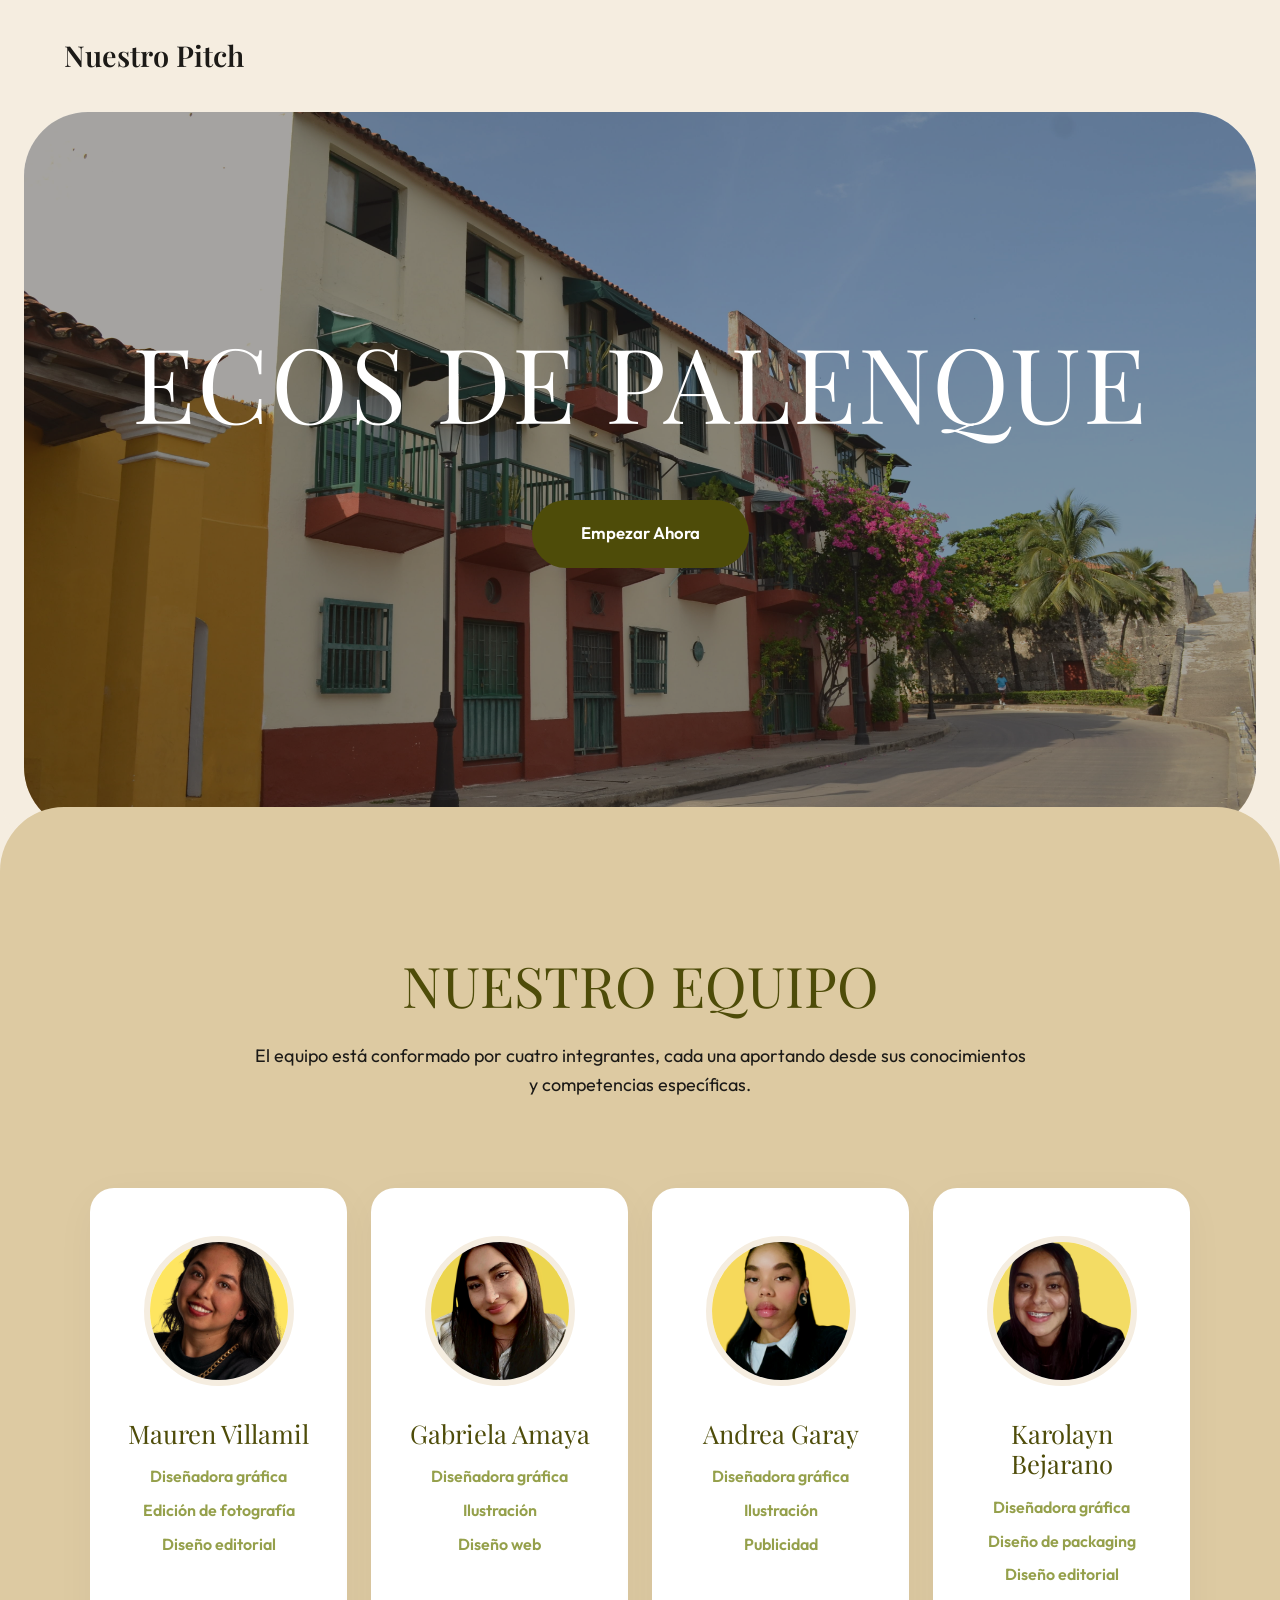
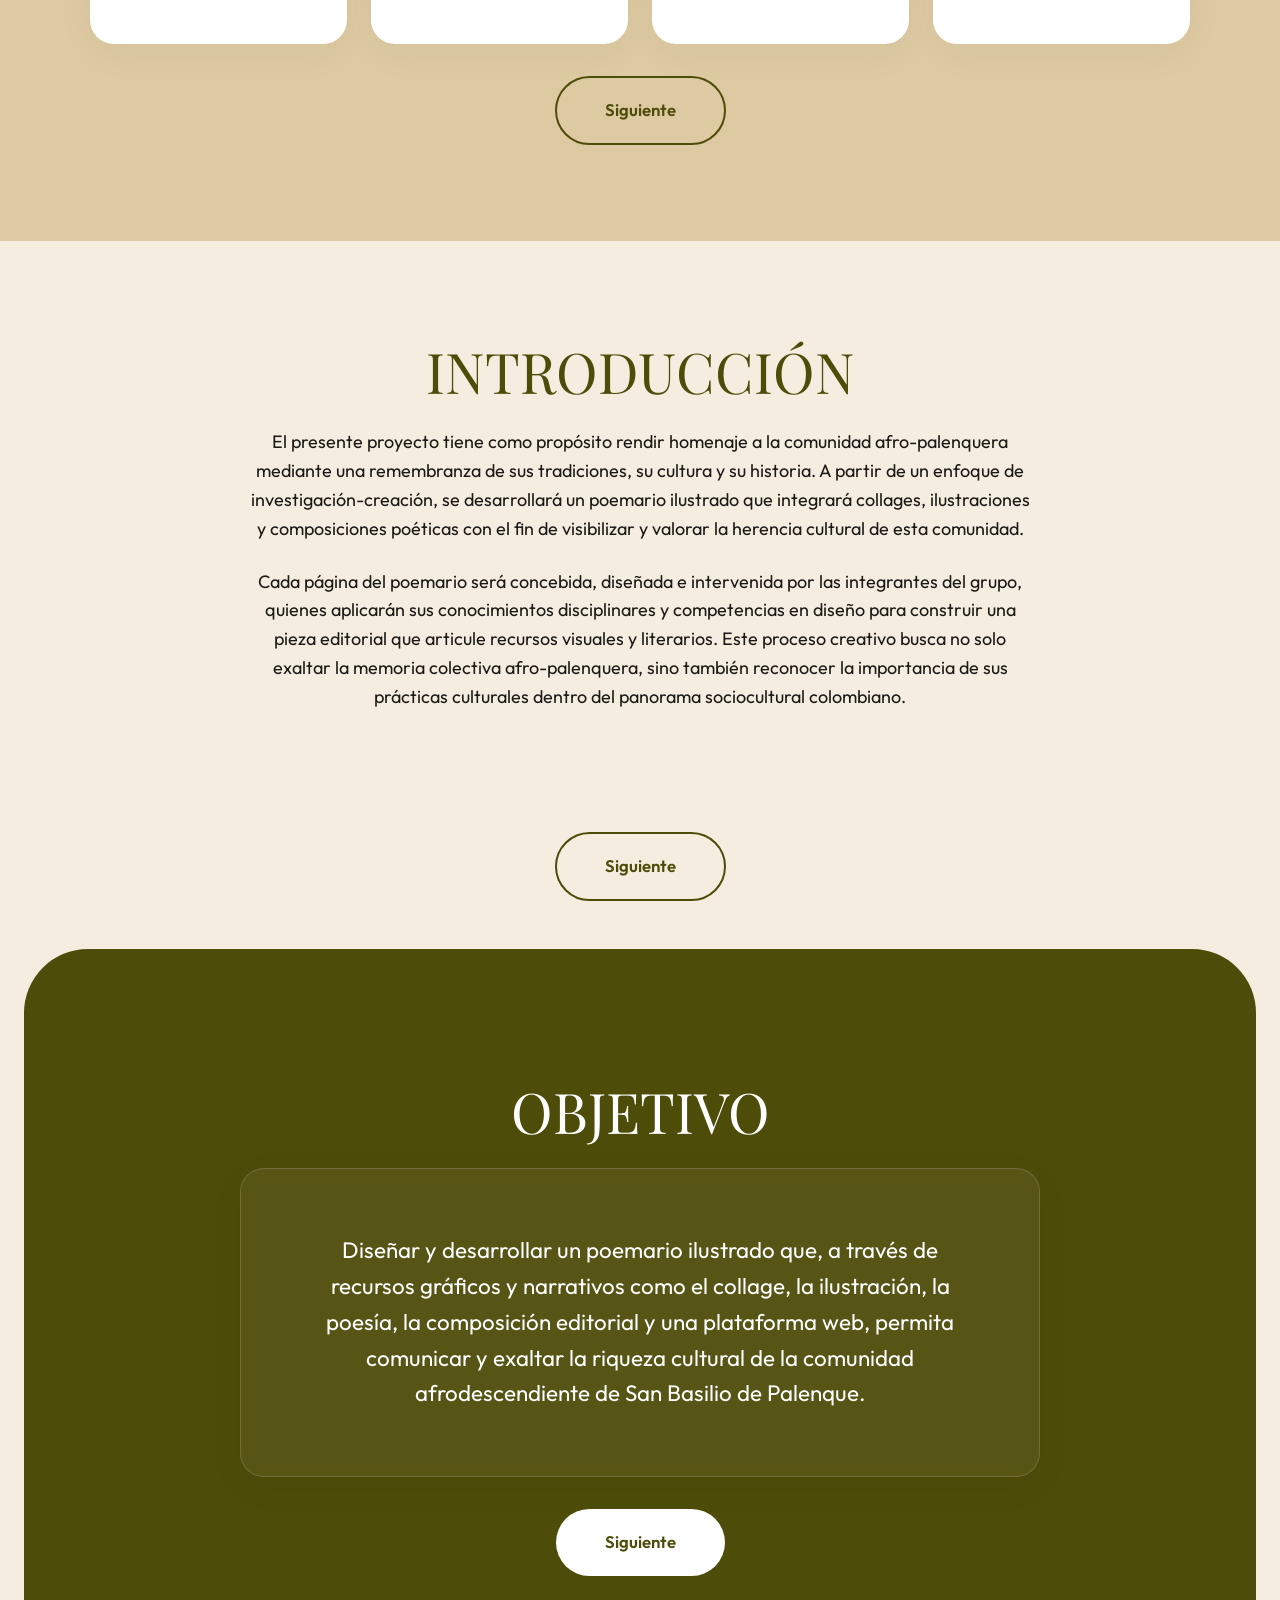
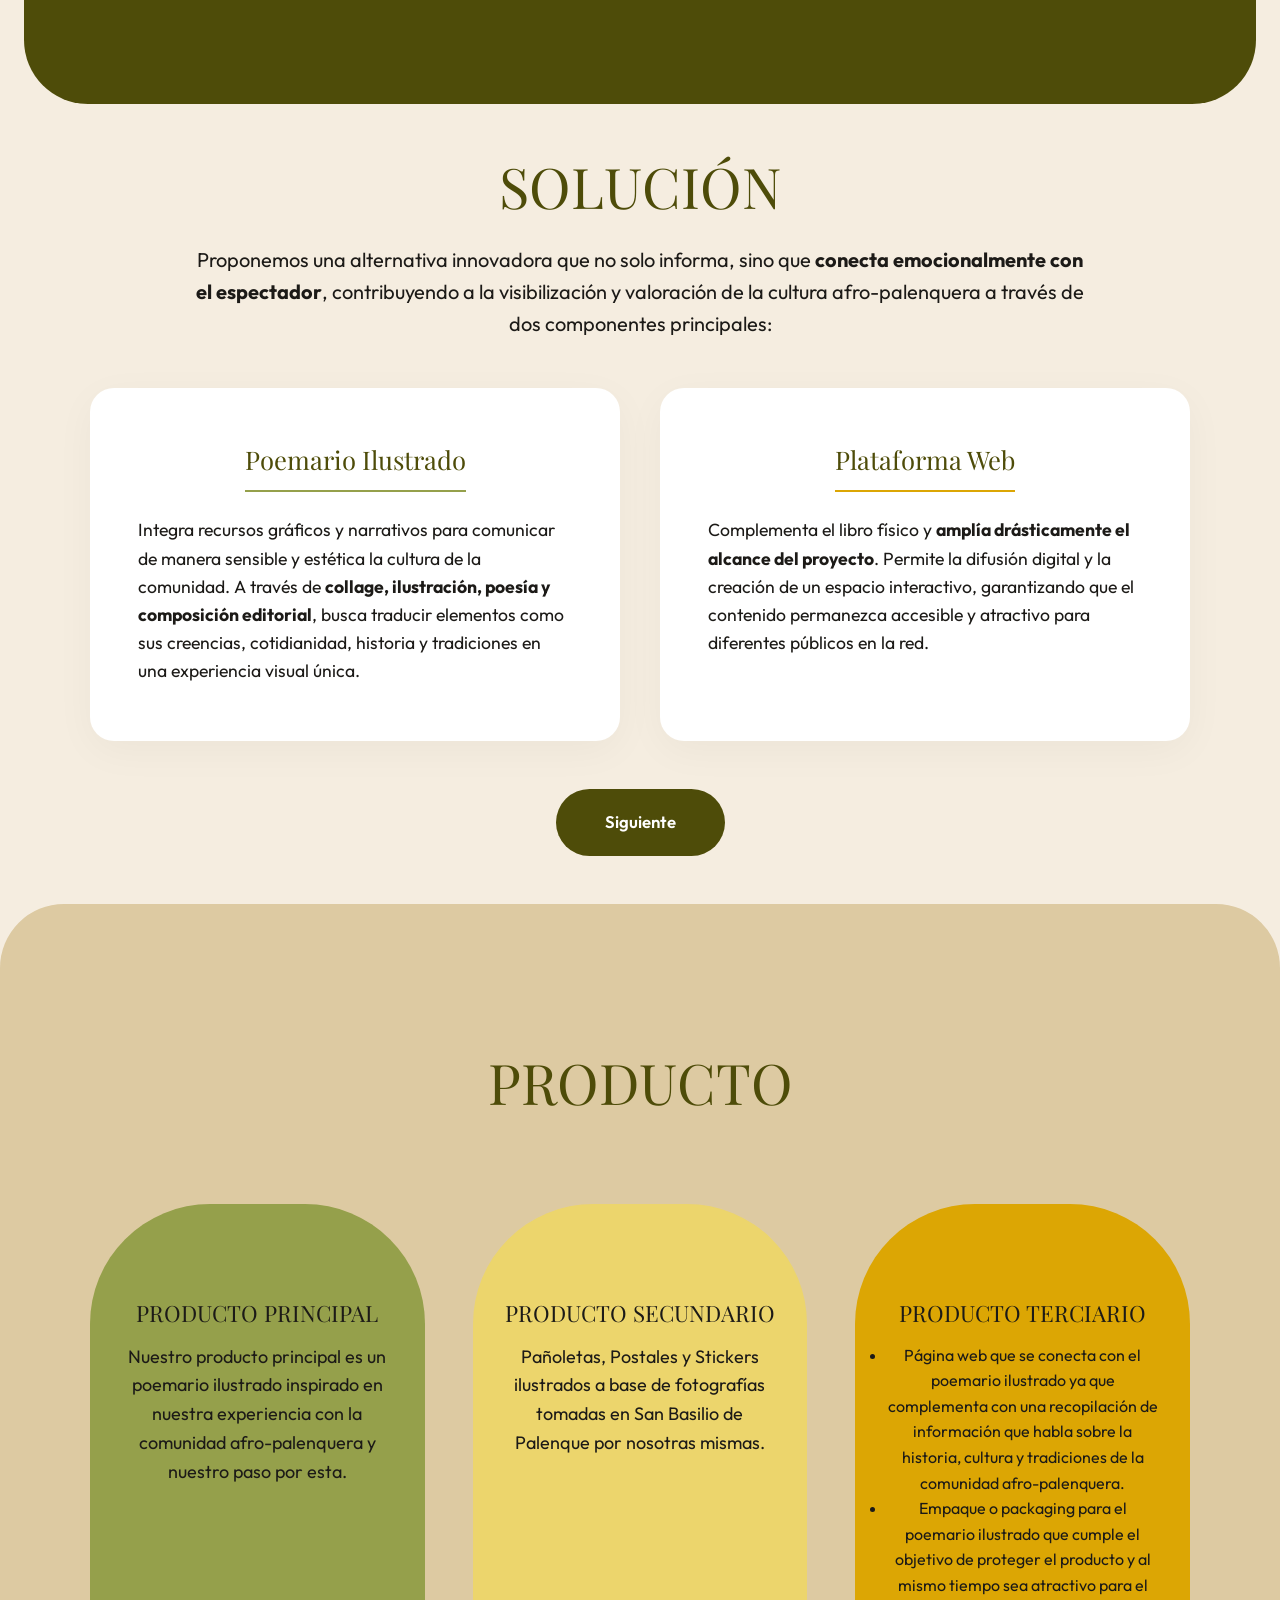
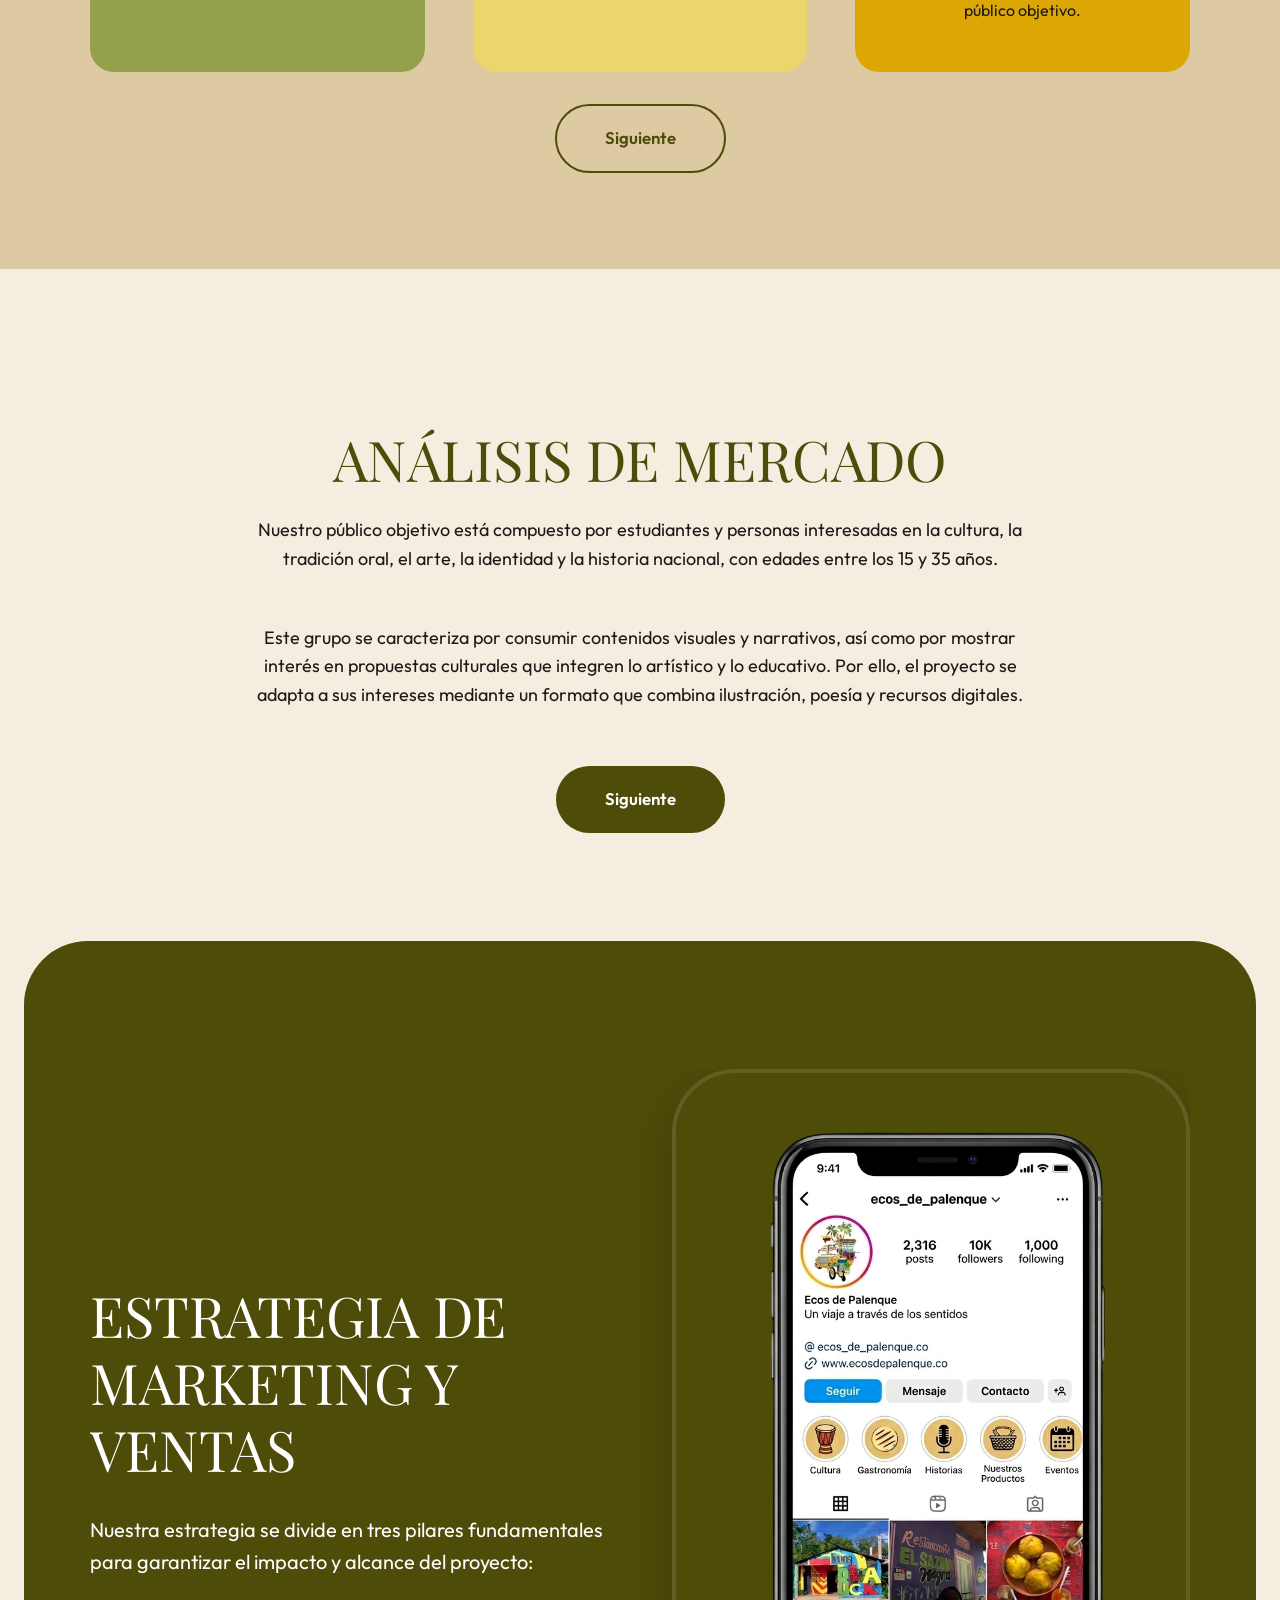
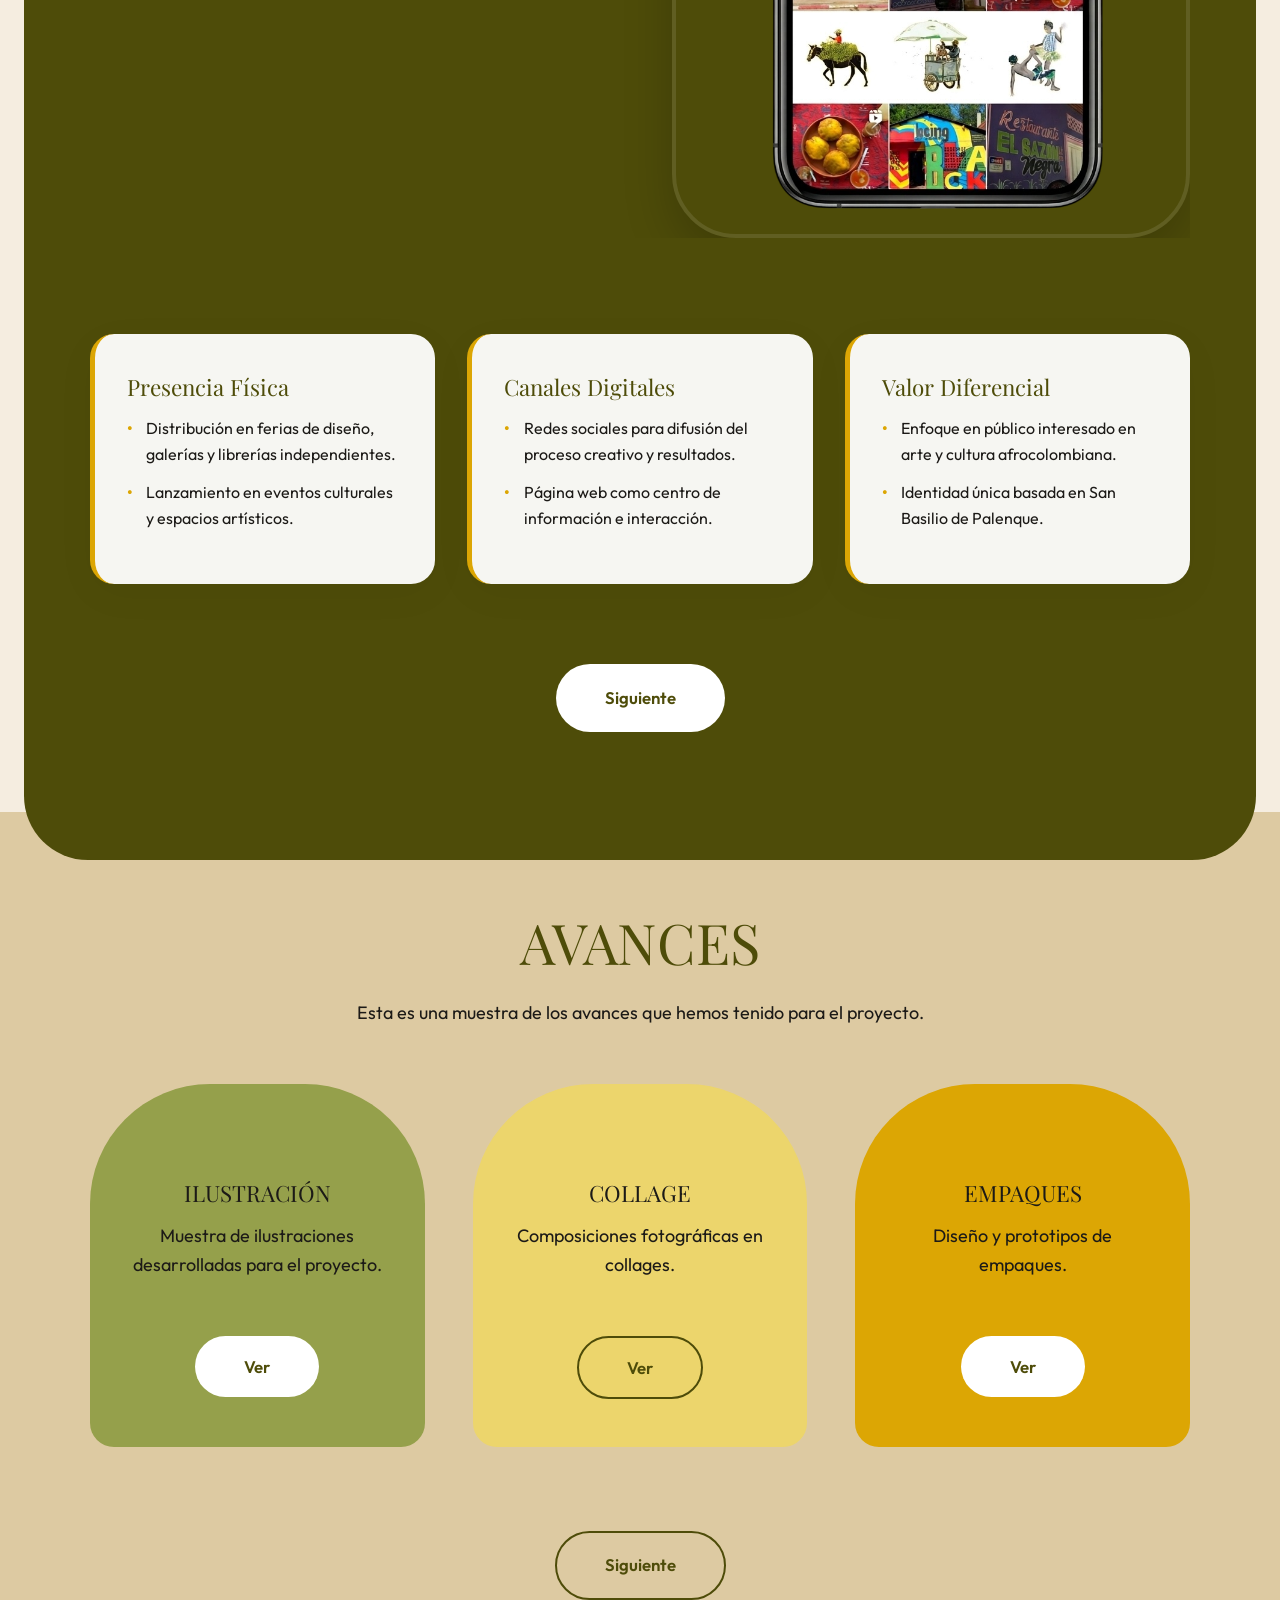
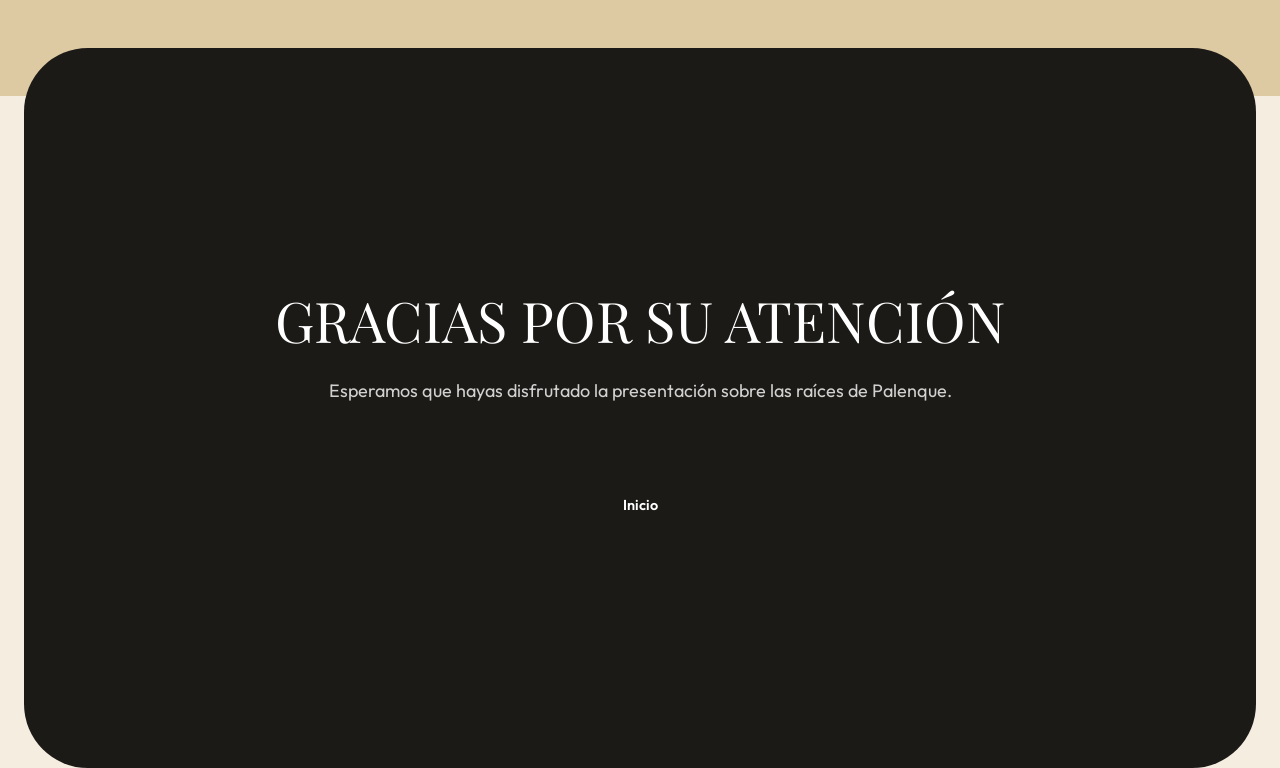
<file: pitch/index.html>
<!DOCTYPE html>
<html lang="es">

<head>
    <meta charset="UTF-8">
    <meta name="viewport" content="width=device-width, initial-scale=1.0">
    <title>Mi Pitch - Estructura de 7 Pasos</title>
    <!-- Google Fonts: Elegancia similar a Imagen 2 -->
    <link rel="preconnect" href="https://fonts.googleapis.com">
    <link rel="preconnect" href="https://fonts.gstatic.com" crossorigin>
    <link href="https://fonts.googleapis.com/css2?family=Outfit:wght@300;400;600&family=Playfair+Display:ital,wght@0,400;0,600;0,700;1,400&display=swap" rel="stylesheet">
    <link rel="stylesheet" href="style.css">
</head>

<body>

    <!-- Navegación Superior Estilizada -->
    <nav class="top-nav">
        <div class="logo">Nuestro Pitch</div>
        <ul class="nav-links">
            <!-- Links eliminados por el usuario -->
        </ul>
    </nav>

    <!-- 1. Hero / Gancho -->
    <section id="hero" class="section-hero">
        <div class="hero-content">
            <h1>ECOS DE PALENQUE</h1>
            <a href="#equipo" class="cta-button">Empezar Ahora</a>
        </div>
    </section>

    <!-- 2. EQUIPO -->
    <section id="equipo" class="section-oatmilk section-curved-top">
        <div class="container">
            <h2>NUESTRO EQUIPO</h2>
            <p>El equipo está conformado por cuatro integrantes, cada una aportando
                desde sus conocimientos y competencias específicas.</p>
            <div class="grid equipo-grid">
                <div class="card card-team">
                    <div class="team-img-wrapper"><img src="imagenes/mauren.jpeg" class="img-team" alt="fotografía de Mauren"></div>
                    <h3>Mauren Villamil</h3>
                    <p class="role">Diseñadora gráfica</p>
                    <p>Edición de fotografía</p>
                    <p>Diseño editorial</p>
                </div>

                <div class="card card-team">
                    <div class="team-img-wrapper"><img src="imagenes/gabriela.jpeg" class="img-team" alt="fotografía de Gabriela"></div>
                    <h3>Gabriela Amaya</h3>
                    <p class="role">Diseñadora gráfica</p>
                    <p>Ilustración</p>
                    <p>Diseño web</p>
                </div>

                <div class="card card-team">
                    <div class="team-img-wrapper"><img src="imagenes/andrea.jpeg" class="img-team" alt="fotografía de Andrea"></div>
                    <h3>Andrea Garay</h3>
                    <p class="role">Diseñadora gráfica</p>
                    <p>Ilustración</p>
                    <p>Publicidad</p>
                </div>

                <div class="card card-team">
                    <div class="team-img-wrapper"><img src="imagenes/karolayn.jpeg" class="img-team" alt="fotografía de Karolayn"></div>
                    <h3>Karolayn Bejarano</h3>
                    <p class="role">Diseñadora gráfica</p>
                    <p>Diseño de packaging</p>
                    <p>Diseño editorial</p>
                </div>
            </div>
            <a href="#introduccion" class="cta-button outline">Siguiente</a>
        </div>
    </section>

    <!-- 3. INTRODUCCIÓN -->
    <section id="introduccion" class="section-light">
        <div class="container">
            <h2>INTRODUCCIÓN</h2>
            <p>El presente proyecto tiene como propósito rendir homenaje a la
                comunidad afro-palenquera mediante una remembranza de sus tradiciones, su cultura y su historia. A partir de un enfoque de
                investigación-creación, se desarrollará un poemario ilustrado que integrará collages, ilustraciones y composiciones poéticas con el fin de visibilizar y valorar la herencia cultural de esta comunidad.
            </p>
            <p>Cada página del poemario será concebida, diseñada e intervenida por las
                integrantes del grupo, quienes aplicarán sus conocimientos disciplinares y competencias en diseño para construir una pieza editorial que articule recursos visuales y literarios. Este proceso creativo busca no solo exaltar la memoria colectiva afro-palenquera, sino también reconocer la importancia de sus prácticas culturales dentro del panorama
                sociocultural colombiano.
            </p>
            <div class="grid">
            </div>
            <a href="#objetivo" class="cta-button outline">Siguiente</a>
        </div>
    </section>

    <!-- 4. OBJETIVO -->
    <section id="objetivo" class="section-olive section-curved-both">
        <div class="container">
            <h2>OBJETIVO</h2>
            <div class="card card-large">
                <p>Diseñar y desarrollar un poemario ilustrado que, a través de recursos gráficos y narrativos como el collage, la ilustración, la poesía, la composición editorial y una plataforma web, permita comunicar y exaltar la riqueza cultural de la comunidad afrodescendiente de San Basilio de Palenque.</p>
            </div>
            <a href="#solucion" class="cta-button light">Siguiente</a>
        </div>
    </section>

    <!-- 5. Solución -->
    <section id="solucion" class="section-light">
        <div class="container">
            <h2>SOLUCIÓN</h2>
            
            <p class="solucion-intro">
                Proponemos una alternativa innovadora que no solo informa, sino que <strong>conecta emocionalmente con el espectador</strong>, contribuyendo a la visibilización y valoración de la cultura afro-palenquera a través de dos componentes principales:
            </p>

            <div class="grid solucion-grid">
                <div class="card card-solucion">
                    <h3 class="border-herb">Poemario Ilustrado</h3>
                    <p>
                        Integra recursos gráficos y narrativos para comunicar de manera sensible y estética la cultura de la comunidad. A través de <strong>collage, ilustración, poesía y composición editorial</strong>, busca traducir elementos como sus creencias, cotidianidad, historia y tradiciones en una experiencia visual única.
                    </p>
                </div>

                <div class="card card-solucion">
                    <h3 class="border-citrus">Plataforma Web</h3>
                    <p>
                        Complementa el libro físico y <strong>amplía drásticamente el alcance del proyecto</strong>. Permite la difusión digital y la creación de un espacio interactivo, garantizando que el contenido permanezca accesible y atractivo para diferentes públicos en la red.
                    </p>
                </div>
            </div>

            <a href="#producto" class="cta-button mt-3">Siguiente</a>
        </div>
    </section>

    <!-- 6. Producto / Demo -->
    <section id="producto" class="section-oatmilk section-curved-top">
        <div class="container">
            <h2>PRODUCTO</h2>
            <div class="grid">
                <div class="card card-arch bg-herb">
                    <h3>PRODUCTO PRINCIPAL</h3>
                    <p>Nuestro producto principal es un poemario ilustrado inspirado en nuestra experiencia con la comunidad afro-palenquera y nuestro paso por esta.</p>
                </div>

                <div class="card card-arch bg-pale">
                    <h3>PRODUCTO SECUNDARIO</h3>
                    <p>Pañoletas, Postales y Stickers ilustrados a base de fotografías tomadas en San Basilio de Palenque por nosotras mismas.</p>
                </div>

                <div class="card card-arch bg-citrus">
                    <h3>PRODUCTO TERCIARIO</h3>
                    <ul>
                        <li>Página web que se conecta con el poemario ilustrado ya que complementa con una recopilación de información que habla sobre la historia, cultura y tradiciones de la comunidad afro-palenquera.</li>
                    </ul>
                    <ul>
                        <li>Empaque o packaging para el poemario ilustrado que cumple el objetivo de proteger el producto y al mismo tiempo sea atractivo para el público objetivo.</li>
                    </ul>
                </div>
            </div>
            <a href="#analisis-de-mercado" class="cta-button outline">Siguiente</a>
        </div>
    </section>

    <!-- 6. Análisis de mercado -->
    <section id="analisis-de-mercado" class="section-light">
        <div class="container">
            <h2>ANÁLISIS DE MERCADO</h2>
            <p>Nuestro público objetivo está compuesto por estudiantes y personas interesadas en la cultura, la tradición oral, el arte, la identidad y la historia nacional, con edades entre los 15 y 35 años. </p>
            <br>
            <p>Este grupo se caracteriza por consumir contenidos visuales y narrativos, así como por mostrar interés en propuestas culturales que integren lo artístico y lo educativo. Por ello, el proyecto se adapta a sus intereses mediante un formato que combina ilustración, poesía y recursos digitales.</p>
            <a href="#estrategia-marketing" class="cta-button">Siguiente</a>
        </div>
    </section>

    <!-- 7. Estrategia de Marketing y ventas -->
    <section id="estrategia-marketing" class="section-olive section-curved-both">
        <div class="container">
            <div class="split-layout">
                <div class="split-text">
                    <h2 class="text-white" style="text-align: left;">ESTRATEGIA DE MARKETING Y VENTAS</h2>
                    <p class="text-white solucion-intro" style="text-align: left; margin-left: 0;">Nuestra estrategia se divide en tres pilares fundamentales para garantizar el impacto y alcance del proyecto:</p>
                </div>
                <div class="split-image">
                    <div class="marketing-visual" style="margin-bottom: 0;">
                        <img src="imagenes/red.PNG" alt="Red de Marketing" class="img-marketing">
                    </div>
                </div>
            </div>

            <div class="grid marketing-grid">
                <div class="card card-marketing">
                    <h3>Presencia Física</h3>
                    <ul>
                        <li>Distribución en ferias de diseño, galerías y librerías independientes.</li>
                        <li>Lanzamiento en eventos culturales y espacios artísticos.</li>
                    </ul>
                </div>

                <div class="card card-marketing">
                    <h3>Canales Digitales</h3>
                    <ul>
                        <li>Redes sociales para difusión del proceso creativo y resultados.</li>
                        <li>Página web como centro de información e interacción.</li>
                    </ul>
                </div>

                <div class="card card-marketing">
                    <h3>Valor Diferencial</h3>
                    <ul>
                        <li>Enfoque en público interesado en arte y cultura afrocolombiana.</li>
                        <li>Identidad única basada en San Basilio de Palenque.</li>
                    </ul>
                </div>
            </div>
            
            <a href="#avances-en-ilustraciones" class="cta-button light">Siguiente</a>
        </div>
    </section>

    <section id="avances-en-ilustraciones" class="section-oatmilk">
        <div class="container">
            <h2>AVANCES</h2>
            <p>Esta es una muestra de los avances que hemos tenido para el proyecto.</p>
            <div class="grid mt-2">
                <div class="card card-arch bg-herb">
                    <h3>ILUSTRACIÓN</h3>
                    <p>Muestra de ilustraciones desarrolladas para el proyecto.</p>
                    <button class="cta-button light btn-ver" data-folder="ilustraciones">Ver</button>
                </div>
                <div class="card card-arch bg-pale">
                    <h3>COLLAGE</h3>
                    <p>Composiciones fotográficas en collages.</p>
                    <button class="cta-button outline btn-ver" data-folder="collage">Ver</button>
                </div>
                <div class="card card-arch bg-citrus">
                    <h3>EMPAQUES</h3>
                    <p>Diseño y prototipos de empaques.</p>
                    <button class="cta-button light btn-ver" data-folder="empaques">Ver</button>
                </div>
            </div>
            <br><br>
            <a href="#contacto" class="cta-button outline">Siguiente</a>
        </div>
    </section>

    <!-- 8. Contacto -->
    <section id="contacto" class="section-black section-curved-both">
        <div class="container">
            <h2>GRACIAS POR SU ATENCIÓN</h2>
            <p class="text-white fade-text">Esperamos que hayas disfrutado la presentación sobre las raíces de Palenque.</p>
            <br><br>
            <a href="#hero" class="btn-pill">Inicio</a>
        </div>
    </section>

    <!-- Modal Imágenes -->
    <div id="imageModal" class="modal">
        <span class="close-modal">&times;</span>
        <div class="modal-content">
            <div id="modalGrid" class="modal-gallery-grid"></div>
        </div>
    </div>

    <script>
        const imageAvances = {
            'ilustraciones': [
                '1.png', '2.png', '3.png', '4.png', '5.png', '6.png', '7.png', '9.png', '10.png',
                '11.png', '12.png', '13.png', '14.png', '15.png', '16.png', '17.png', '18.png',
                '19.png', '20.png', '21.png', '22.png', '23.png', '24.png', '25.png', '26.png', '27.png', '28.png', '29.png', '30.png'
            ],
            'collage': [
                'collage 2.png', 'collage1.png', 'collage3.jpeg', 'collage4.png', 'collage5.png',
                'collage6.png', 'collage7.jpeg', 'collage8.png', 'collage9.png'
            ],
            'empaques': [
                '1.jpeg', '2.jpeg', '3.jpeg', '4.jpeg', '5.jpeg', '6.jpeg', '7.jpeg',
                '8.jpeg', '9.jpeg', '10.jpeg', '11.jpeg', '12.jpeg', '13.jpeg', '14.jpeg'
            ]
        };

        const modal = document.getElementById('imageModal');
        const modalGrid = document.getElementById('modalGrid');
        const closeBtn = document.querySelector('.close-modal');
        let currentScrollY = 0;

        document.querySelectorAll('.btn-ver').forEach(btn => {
            btn.addEventListener('click', function(e) {
                e.preventDefault();
                currentScrollY = window.scrollY; // Guardar posición actual
                const folder = this.getAttribute('data-folder');
                const images = imageAvances[folder];
                
                modalGrid.innerHTML = '';
                if (images && images.length > 0) {
                    images.forEach(img => {
                        const imgEl = document.createElement('img');
                        imgEl.src = `imagenes/${folder}/${img}`;
                        imgEl.alt = folder;
                        imgEl.className = 'modal-img';
                        imgEl.loading = 'lazy';
                        modalGrid.appendChild(imgEl);
                    });
                } else {
                    modalGrid.innerHTML = '<p class="text-white" style="text-align:center; width:100%; grid-column: 1 / -1; font-size:1.5rem;">Estará disponible muy pronto...</p>';
                }
                
                modal.style.display = 'flex';
                document.body.style.position = 'fixed';
                document.body.style.top = `-${currentScrollY}px`;
                document.body.style.width = '100%';
            });
        });

        const closeModal = () => {
            modal.style.display = 'none';
            document.body.style.position = '';
            document.body.style.top = '';
            document.body.style.width = '';
            window.scrollTo(0, currentScrollY);
        };

        closeBtn.addEventListener('click', closeModal);

        window.addEventListener('click', (e) => {
            if (e.target === modal) {
                closeModal();
            }
        });
    </script>
</body>

</html>
</file>
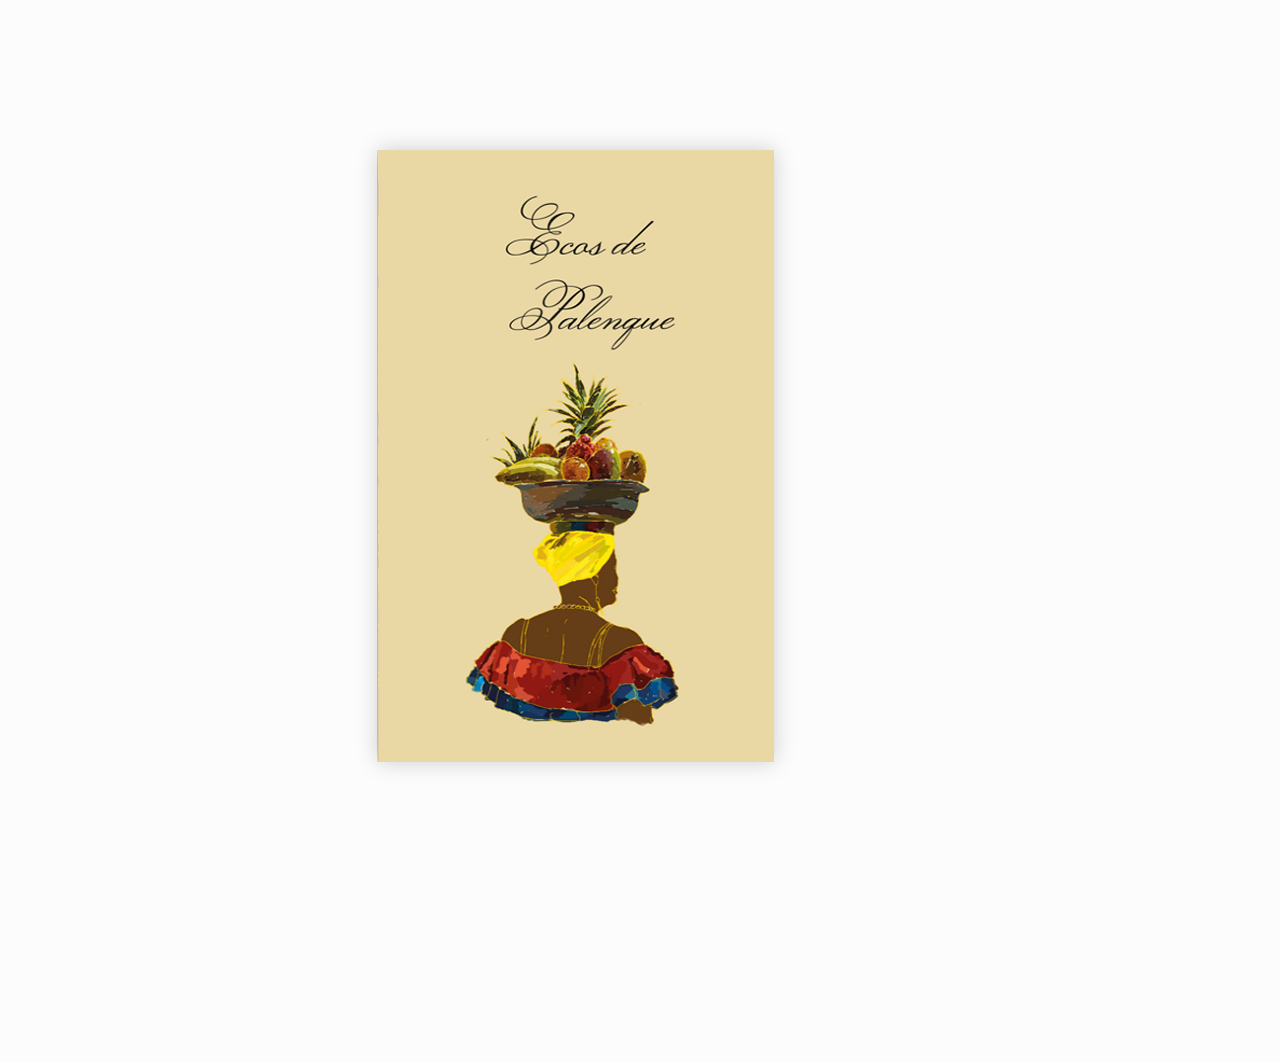
<file: 2/flepbook/index.html>
<!doctype html>
<!--[if lt IE 7 ]> <html lang="en" class="ie6"> <![endif]-->
<!--[if IE 7 ]>    <html lang="en" class="ie7"> <![endif]-->
<!--[if IE 8 ]>    <html lang="en" class="ie8"> <![endif]-->
<!--[if IE 9 ]>    <html lang="en" class="ie9"> <![endif]-->
<!--[if !IE]><!--> <html lang="en"> <!--<![endif]-->
<head>
<meta name="viewport" content="width = 1050, user-scalable = no" />
<script type="text/javascript" src="js/jquery.min.1.7.js"></script>
<script type="text/javascript" src="js/modernizr.2.5.3.min.js"></script>
</head>
<body>

<div class="flipbook-viewport">
	<div class="container">
		<div class="flipbook">
			<div style="background-image:url(pages/1.png)"></div>
			<div style="background-image:url(pages/2.png)"></div>
			<div style="background-image:url(pages/3.png)"></div>
			<div style="background-image:url(pages/4.png)"></div>
			<div style="background-image:url(pages/5.png)"></div>
			<div style="background-image:url(pages/6.png)"></div>
			<div style="background-image:url(pages/7.png)"></div>
			<div style="background-image:url(pages/8.png)"></div>
			<div style="background-image:url(pages/9.png)"></div>
			<div style="background-image:url(pages/10.png)"></div>
			<div style="background-image:url(pages/11.png)"></div>
			<div style="background-image:url(pages/12.png)"></div>
			<div style="background-image:url(pages/13.png)"></div>
			<div style="background-image:url(pages/14.png)"></div>
			<div style="background-image:url(pages/15.png)"></div>
			<div style="background-image:url(pages/18.png)"></div>
			<div style="background-image:url(pages/21.png)"></div>
			<div style="background-image:url(pages/25.png)"></div>
			<div style="background-image:url(pages/29.png)"></div>
			<div style="background-image:url(pages/40.png)"></div>
			<div style="background-image:url(pages/45.png)"></div>
			<div style="background-image:url(pages/46.png)"></div>
			<div style="background-image:url(pages/47.png)"></div>
			<div style="background-image:url(pages/48.png)"></div>
			<div style="background-image:url(pages/49.png)"></div>
			<div style="background-image:url(pages/50.png)"></div>
			<div style="background-image:url(pages/51.png)"></div>
			<div style="background-image:url(pages/52.png)"></div>
		</div>	
	</div>
</div>
<script type="text/javascript">

function loadApp() {

	// Create the flipbook

	$('.flipbook').turn({
			// Width

			width:793,
			
			// Height

			height:612,

			// Elevation

			elevation: 50,
			
			// Enable gradients

			gradients: true,
			
			// Auto center this flipbook

			autoCenter: true

	});
}

// Load the HTML4 version if there's not CSS transform

yepnope({
	test : Modernizr.csstransforms,
	yep: ['js/turn.js'],
	nope: ['js/turn.html4.min.js'],
	both: ['css/basic.css'],
	complete: loadApp
});

</script>

</body>
</html>
</file>
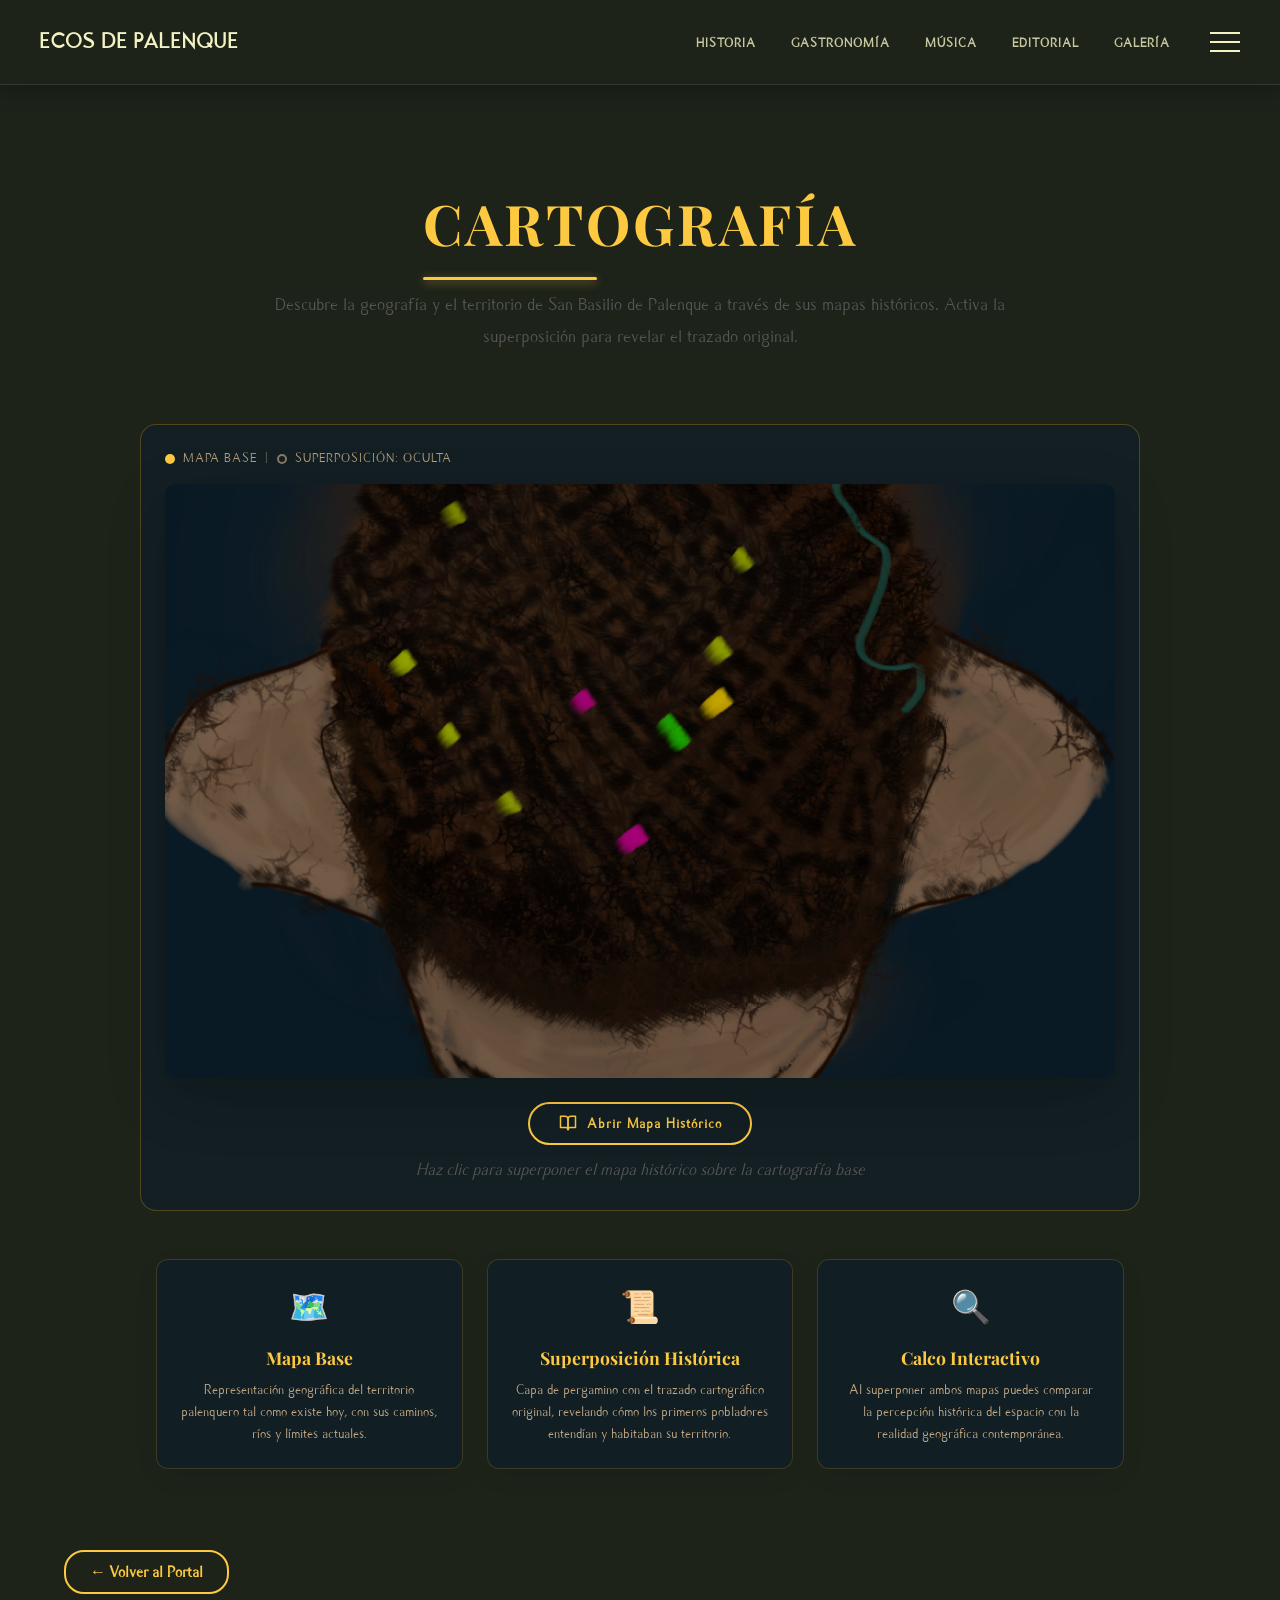
<file: 2/cartografia.html>
<!DOCTYPE html>
<html lang="es">

<head>
    <meta charset="UTF-8">
    <meta name="viewport" content="width=device-width, initial-scale=1.0">
    <title>Cartografía - ECOS DE PALENQUE</title>
    <link rel="stylesheet" href="styles.css">
    <script src="javascript.js" defer></script>
    <link href="https://fonts.googleapis.com/css2?family=Playfair+Display:ital,wght@0,400;0,700;1,400&family=Poppins:wght@300;400;500;600&display=swap" rel="stylesheet">
    <style>
        /* ── PAGE BASE ─────────────────────────────────── */
        .carto-page {
            background-color: #1D2319;
            min-height: 100vh;
            padding: 3rem 5% 4rem;
            color: #F3F2C3;
        }

        .carto-header {
            text-align: center;
            margin-bottom: 2.5rem;
        }

        .carto-subtitle {
            color: rgba(252,213,163,0.75);
            font-size: 1rem;
            max-width: 680px;
            margin: 0 auto;
            line-height: 1.7;
        }

        /* ── SCENE WRAPPER ──────────────────────────────── */
        .carto-scene {
            max-width: 1000px;
            margin: 0 auto 3rem;
            background: rgba(11,29,46,0.5);
            border: 1px solid rgba(229,159,32,0.3);
            border-radius: 16px;
            padding: 1.5rem;
            position: relative;
        }

        /* ── LEGEND PILL ────────────────────────────────── */
        .carto-legend {
            display: flex;
            align-items: center;
            gap: 8px;
            font-size: 0.8rem;
            color: rgba(252,213,163,0.7);
            margin-bottom: 1rem;
            letter-spacing: 1px;
            text-transform: uppercase;
        }

        .legend-dot {
            width: 10px;
            height: 10px;
            border-radius: 50%;
            display: inline-block;
        }

        .base-dot { background: #FCC940; }

        .overlay-dot {
            background: transparent;
            border: 2px solid rgba(252,213,163,0.5);
            transition: background 0.3s;
        }

        .overlay-dot.active { background: #F3F2C3; border-color: #F3F2C3; }

        .legend-sep { opacity: 0.4; }

        /* ── MAP STAGE (stacked images) ─────────────────── */
        .carto-stage {
            position: relative;
            width: 100%;
            aspect-ratio: 16 / 10;
            border-radius: 10px;
            overflow: hidden;
            background: #0a1a25;
        }

        /* Base map — always fully visible */
        .carto-base {
            position: absolute;
            top: 0; left: 0;
            width: 100%; height: 100%;
            object-fit: cover;
            object-position: center 55%;
            display: block;
            z-index: 1;
        }

        /* Overlay map — 40% opacity by default, full when .visible */
        .carto-overlay {
            position: absolute;
            top: 0; left: 0;
            width: 100%; height: 100%;
            object-fit: cover;
            object-position: center 55%; /* Sube la imagen */
            display: block;
            z-index: 2;
            opacity: 1;
            filter: brightness(1.1) contrast(1.1); /* Efecto opacidad/intensidad */
            transition: opacity 0.8s ease;
            pointer-events: none;
        }

        .carto-overlay.visible {
            opacity: 1;
        }

        /* ── CORNER FOLD HINT ───────────────────────────── */
        .carto-corner-hint {
            position: absolute;
            bottom: 0;
            right: 0;
            width: 60px;
            height: 60px;
            z-index: 10;
            cursor: pointer;
        }

        .corner-fold {
            position: absolute;
            bottom: 0; right: 0;
            width: 0; height: 0;
            border-style: solid;
            border-width: 0 0 60px 60px;
            border-color: transparent transparent rgba(229,159,32,0.8) transparent;
            transition: border-width 0.3s;
        }

        .carto-corner-hint:hover .corner-fold,
        .carto-corner-hint.open .corner-fold {
            border-width: 0 0 70px 70px;
            border-bottom-color: #FCC940;
        }

        .corner-label {
            position: absolute;
            bottom: 8px;
            right: 6px;
            font-size: 0.6rem;
            color: #1D2319;
            font-weight: 700;
            letter-spacing: 0.5px;
            text-transform: uppercase;
            z-index: 11;
        }

        /* ── CONTROLS ───────────────────────────────────── */
        .carto-controls {
            display: flex;
            flex-direction: column;
            align-items: center;
            gap: 0.6rem;
            margin-top: 1.5rem;
        }

        .carto-toggle-btn {
            display: flex;
            align-items: center;
            gap: 10px;
            background: transparent;
            border: 2px solid #FCC940;
            color: #FCC940;
            padding: 0.65rem 1.8rem;
            border-radius: 50px;
            font-size: 0.9rem;
            letter-spacing: 1px;
            cursor: pointer;
            transition: background 0.3s, color 0.3s, transform 0.2s;
            font-family: inherit;
        }

        .carto-toggle-btn:hover {
            background: #FCC940;
            color: #1D2319;
            transform: scale(1.04);
        }

        .carto-toggle-btn.active {
            background: rgba(229,159,32,0.15);
            border-color: #F3F2C3;
            color: #F3F2C3;
        }

        .carto-btn-icon {
            width: 18px;
            height: 18px;
        }

        .carto-hint-text {
            font-size: 0.75rem;
            color: rgba(252,213,163,0.5);
            text-align: center;
        }

        /* ── INFO CARDS ─────────────────────────────────── */
        .carto-info-grid {
            display: grid;
            grid-template-columns: repeat(3, 1fr);
            gap: 1.5rem;
            max-width: 1000px;
            margin: 0 auto 2rem;
        }

        @media (max-width: 800px) {
            .carto-info-grid { grid-template-columns: 1fr; }
        }

        .carto-info-card {
            background: rgba(11,29,46,0.6);
            border: 1px solid rgba(229,159,32,0.2);
            border-radius: 12px;
            padding: 1.5rem;
            text-align: center;
            transition: border-color 0.3s, transform 0.3s;
        }

        .carto-info-card:hover {
            border-color: #FCC940;
            transform: translateY(-4px);
        }

        .carto-info-icon {
            font-size: 2rem;
            margin-bottom: 0.8rem;
        }

        .carto-info-card h3 {
            font-family: 'Playfair Display', serif;
            font-size: 1.1rem;
            color: #FCC940;
            margin-bottom: 0.5rem;
        }

        .carto-info-card p {
            font-size: 0.85rem;
            color: rgba(252,213,163,0.75);
            line-height: 1.6;
        }
    </style>
</head>

<body>
    <!-- PANEL LATERAL (VENTANA AZUL) -->
    <div class="panel" id="panel">
        <nav>
            <ul>
                <li><a href="index.html">INICIO</a></li>
                <li><a href="historia.html">HISTORIA</a></li>
                <li><a href="gastronomia.html">GASTRONOMÍA</a></li>
                <li><a href="musica.html">MÚSICA</a></li>
                <li><a href="editorial.html">EDITORIAL</a></li>
                <li><a href="galeria.html">GALERÍA</a></li>
                <li><a href="actividades.html">ACTIVIDADES</a></li>
                <li><a href="explora.html">EXPLORAR</a></li>
                <li><a href="cartografia.html">CARTOGRAFÍA</a></li>
            </ul>
        </nav>
    </div>

    <header class="header-principal subpage-header">
        <div class="header-brand">
            <a href="index.html" class="ecos-palenque" style="text-decoration: none;">ECOS DE PALENQUE</a>
        </div>
        <div class="header-right-side">
            <nav class="nav-desktop">
                <ul>
                    <li><a href="historia.html">HISTORIA</a></li>
                    <li><a href="gastronomia.html">GASTRONOMÍA</a></li>
                    <li><a href="musica.html">MÚSICA</a></li>
                    <li><a href="editorial.html">EDITORIAL</a></li>
                    <li><a href="galeria.html">GALERÍA</a></li>
                </ul>
            </nav>
            <!-- BOTÓN HAMBURGUESA INTEGRADO -->
            <div id="btnMenu" class="hamburguesa-header">
                <span></span>
                <span></span>
                <span></span>
            </div>
        </div>
    </header>

    <main class="page-container carto-page">

        <!-- Header Section -->
        <div class="carto-header">
            <h1 class="section-title animate-on-scroll" style="color: #FCC940;">Cartografía</h1>
            <p class="carto-subtitle">Descubre la geografía y el territorio de San Basilio de Palenque a través de sus mapas históricos. Activa la superposición para revelar el trazado original.</p>
        </div>

        <!-- Map Section -->
        <div class="carto-scene animate-on-scroll premium-img-effect">

            <!-- Legend/Status Pill -->
            <div class="carto-legend">
                <span class="legend-dot base-dot"></span> Mapa Base
                <span class="legend-sep">|</span>
                <span class="legend-dot overlay-dot" id="overlay-legend-dot"></span>
                <span id="overlay-legend-text">Superposición: Oculta</span>
            </div>

            <!-- Map Stage: layered images -->
            <div class="carto-stage">
                <!-- Base map (always visible) -->
                <img src="imagenes/cartografia3.png" alt="Mapa cartográfico base de Palenque" class="carto-base">

                <!-- Overlay map (parchment layer, toggleable) -->
                <img src="imagenes/mapapng.png" alt="Cartografía histórica de Palenque" class="carto-overlay" id="carto-overlay">

            </div>

            <!-- Toggle Button -->
            <div class="carto-controls">
                <button class="carto-toggle-btn" id="carto-toggle-btn">
                    <svg xmlns="http://www.w3.org/2000/svg" viewBox="0 0 24 24" fill="none" stroke="currentColor" stroke-width="2" stroke-linecap="round" stroke-linejoin="round" class="carto-btn-icon"><path d="M2 3h6a4 4 0 0 1 4 4v14a3 3 0 0 0-3-3H2z"/><path d="M22 3h-6a4 4 0 0 0-4 4v14a3 3 0 0 1 3-3h7z"/></svg>
                    <span id="carto-btn-label">Abrir Mapa Histórico</span>
                </button>
                <p class="carto-hint-text">Haz clic para superponer el mapa histórico sobre la cartografía base</p>
            </div>

        </div>

        <!-- Info Cards -->
        <div class="carto-info-grid animate-on-scroll">
            <div class="carto-info-card premium-img-effect">
                <div class="carto-info-icon">🗺️</div>
                <h3>Mapa Base</h3>
                <p>Representación geográfica del territorio palenquero tal como existe hoy, con sus caminos, ríos y límites actuales.</p>
            </div>
            <div class="carto-info-card premium-img-effect">
                <div class="carto-info-icon">📜</div>
                <h3>Superposición Histórica</h3>
                <p>Capa de pergamino con el trazado cartográfico original, revelando cómo los primeros pobladores entendían y habitaban su territorio.</p>
            </div>
            <div class="carto-info-card premium-img-effect">
                <div class="carto-info-icon">🔍</div>
                <h3>Calco Interactivo</h3>
                <p>Al superponer ambos mapas puedes comparar la percepción histórica del espacio con la realidad geográfica contemporánea.</p>
            </div>
        </div>

        <a href="index.html" class="back-link">← Volver al Portal</a>
    </main>

    <script>
        const overlay = document.getElementById('carto-overlay');
        const btn = document.getElementById('carto-toggle-btn');
        const btnLabel = document.getElementById('carto-btn-label');
        const legendDot = document.getElementById('overlay-legend-dot');
        const legendText = document.getElementById('overlay-legend-text');

        let isOpen = false;

        function toggleOverlay() {
            isOpen = !isOpen;
            if (isOpen) {
                overlay.classList.add('visible');
                btn.classList.add('active');
                btnLabel.textContent = 'Cerrar Mapa Histórico';
                legendDot.classList.add('active');
                legendText.textContent = 'Superposición: Visible';
            } else {
                overlay.classList.remove('visible');
                btn.classList.remove('active');
                btnLabel.textContent = 'Abrir Mapa Histórico';
                legendDot.classList.remove('active');
                legendText.textContent = 'Superposición: Oculta';
            }
        }

        btn.addEventListener('click', toggleOverlay);
    </script>

</body>

</html>
</file>
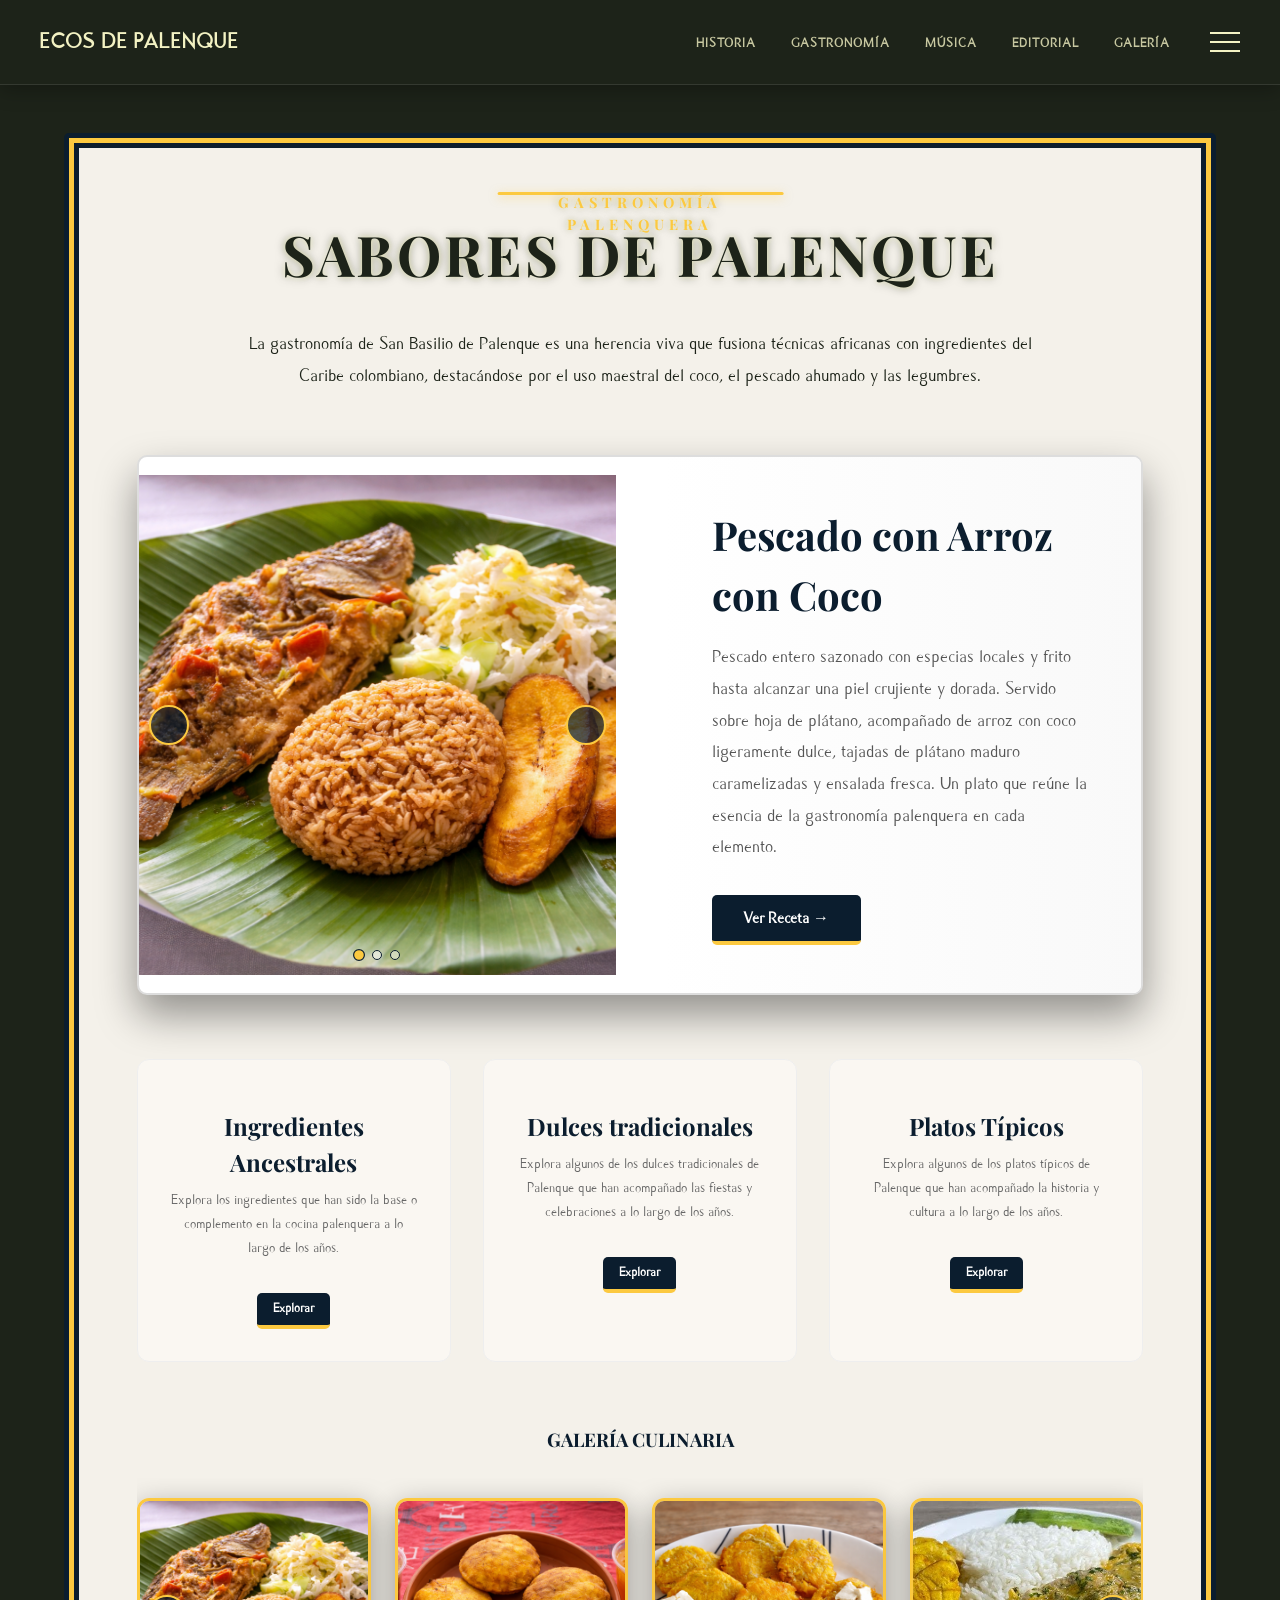
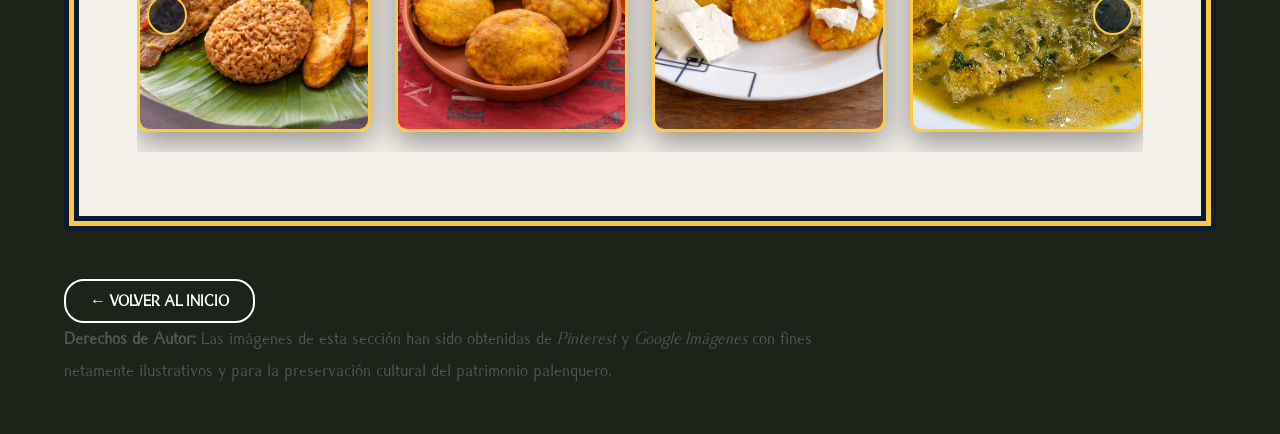
<file: 2/gastronomia.html>
<!DOCTYPE html>
<html lang="es">

<head>
    <meta charset="UTF-8">
    <meta name="viewport" content="width=device-width, initial-scale=1.0">
    <title>Gastronomía - ECOS DE PALENQUE</title>
    <link rel="stylesheet" href="styles.css">
    <link
        href="https://fonts.googleapis.com/css2?family=Playfair+Display:ital,wght@0,400;0,700;1,400&family=Poppins:wght@300;400;500;600&display=swap"
        rel="stylesheet">
    <style>
        /* Estilos específicos de carrusel y animaciones que pueden permanecer aquí si son únicos, 
           pero la mayoría se han movido a styles.css */
        .featured-dish-container {
            display: grid;
            grid-template-columns: 1fr 1fr;
            gap: 3rem;
            align-items: center;
        }
        .featured-image-box { height: 500px; }
        .category-row {
            display: grid;
            grid-template-columns: repeat(3, 1fr);
            gap: 2rem;
            margin-top: 4rem;
        }
        .category-box {
            background: #faf7f2;
            padding: 2rem;
            border-radius: 12px;
            text-align: center;
            border: 1px solid #eee;
        }
    </style>
</head>

<body>
    <!-- PANEL LATERAL (VENTANA AZUL) -->
    <div class="panel" id="panel">
        <nav>
            <ul>
                <li><a href="index.html">INICIO</a></li>
                <li><a href="historia.html">HISTORIA</a></li>
                <li><a href="gastronomia.html">GASTRONOMÍA</a></li>
                <li><a href="musica.html">MÚSICA</a></li>
                <li><a href="editorial.html">EDITORIAL</a></li>
                <li><a href="galeria.html">GALERÍA</a></li>
                <li><a href="actividades.html">ACTIVIDADES</a></li>
                <li><a href="explora.html">EXPLORAR</a></li>
                <li><a href="cartografia.html">CARTOGRAFÍA</a></li>
            </ul>
        </nav>
    </div>

    <header class="header-principal subpage-header">
        <div class="header-brand">
            <a href="index.html" class="ecos-palenque" style="text-decoration: none;">ECOS DE PALENQUE</a>
        </div>
        <div class="header-right-side">
            <nav class="nav-desktop">
                <ul>
                    <li><a href="historia.html">HISTORIA</a></li>
                    <li><a href="gastronomia.html">GASTRONOMÍA</a></li>
                    <li><a href="musica.html">MÚSICA</a></li>
                    <li><a href="editorial.html">EDITORIAL</a></li>
                    <li><a href="galeria.html">GALERÍA</a></li>
                </ul>
            </nav>
            <!-- BOTÓN HAMBURGUESA INTEGRADO -->
            <div id="btnMenu" class="hamburguesa-header">
                <span></span>
                <span></span>
                <span></span>
            </div>
        </div>
    </header>

    <main class="page-container" style="background-color: #1D2319; padding: 3rem 5%;">
        <div class="gastronomy-ancestral animate-on-scroll">
            <header class="ancestral-header">
                <h2 class="section-title animate-on-scroll"
                    style="color: #1D2319; text-shadow: 0 0 5px #F3F2C3, 0 0 10px rgba(29, 35, 25,0.5);">SABORES DE
                    PALENQUE</h2>
                <p style="text-align: center; margin: 0 auto; color: #1D2319;">La gastronomía de San Basilio de Palenque
                    es una herencia viva que fusiona técnicas africanas con ingredientes del Caribe colombiano,
                    destacándose por el uso maestral del coco, el pescado ahumado y las legumbres.</p>
            </header>

            <!-- Plato Principal (Featured) -->
            <section class="featured-dish-container">
                <div class="featured-image-box">
                    <div class="ancestral-carousel" id="gastronomy-carousel">
                        <div class="carousel-track">
                            <div class="carousel-slide">
                                <img src="imagenes/Plato tradicional colombiano en hoja de plátano.png" alt="Pescado">
                            </div>
                            <div class="carousel-slide">
                                <img src="imagenes/Arepas de huevo con bebidas frías.png" alt="arepa">
                            </div>
                            <div class="carousel-slide">
                                <img src="imagenes/Patacones con queso fresco.png" alt="patacon">
                            </div>
                        </div>
                        <button class="carousel-btn carousel-prev"></button>
                        <button class="carousel-btn carousel-next"></button>
                        <div class="carousel-dots">
                            <span class="carousel-dot active"></span>
                            <span class="carousel-dot"></span>
                            <span class="carousel-dot"></span>
                        </div>
                    </div>
                </div>

                <!--recetas-->
                <div class="featured-info gastro-info" style="display: flex;">
                    <h3>Pescado con Arroz con Coco</h3>
                    <p>Pescado entero sazonado con especias locales y frito hasta alcanzar una piel crujiente y dorada.
                        Servido sobre hoja de plátano, acompañado de arroz con coco ligeramente dulce, tajadas de
                        plátano maduro caramelizadas y ensalada fresca. Un plato que reúne la esencia de la gastronomía
                        palenquera en cada elemento.</p>

                    <button type="button" class="btn-recipe"
                        style="border: none; border-bottom: 4px solid #FCC940; cursor: pointer; font-size: 1rem; font-family: inherit;"
                        onclick="const content = this.nextElementSibling; content.style.display = content.style.display === 'block' ? 'none' : 'block';">Ver
                        Receta →</button>
                    <div class="recipe-content"
                        style="display: none; margin-top: 1.5rem; text-align: left; background: rgba(0,0,0,0.03); padding: 1.5rem; border-radius: 8px; border-left: 4px solid #FCC940;">
                        <h4 style="margin-bottom: 0.5rem; color: #1D2319;">🧾 Ingredientes</h4>
                        <div style="margin-bottom: 1rem; padding-left: 1.5rem; color: #555;">
                            <strong>Para el pescado:</strong>
                            <ul style="margin-bottom: 0.8rem; margin-top: 0.2rem; padding-left: 1.5rem;">
                                <li>1 pescado entero (mojarra o pargo)</li>
                                <li>Ajo, sal, limón</li>
                                <li>Aceite</li>
                            </ul>
                            <strong>Para el arroz con coco:</strong>
                            <ul style="margin-bottom: 0.8rem; margin-top: 0.2rem; padding-left: 1.5rem;">
                                <li>2 tazas de arroz</li>
                                <li>1 coco (o leche de coco)</li>
                                <li>Azúcar o panela</li>
                                <li>Sal</li>
                            </ul>
                            <strong>Acompañantes:</strong>
                            <ul style="margin-top: 0.2rem; padding-left: 1.5rem;">
                                <li>Plátano maduro</li>
                                <li>Ensalada (re pollo, zanahoria, limón)</li>
                            </ul>
                        </div>

                        <h4 style="margin-bottom: 0.5rem; color: #1D2319;">Preparación</h4>
                        <div style="margin-bottom: 1rem; padding-left: 1.5rem; color: #555;">
                            <strong>Pescado:</strong>
                            <ol style="margin-bottom: 0.8rem; margin-top: 0.2rem; padding-left: 1.5rem;">
                                <li style="margin-bottom: 0.3rem;">Limpia el pescado y hazle cortes.</li>
                                <li style="margin-bottom: 0.3rem;">Adoba con ajo, sal y limón.</li>
                                <li style="margin-bottom: 0.3rem;">Fríe en aceite caliente hasta que quede crujiente.
                                </li>
                            </ol>
                            <strong>Arroz con coco:</strong>
                            <ol style="margin-bottom: 0.8rem; margin-top: 0.2rem; padding-left: 1.5rem;">
                                <li style="margin-bottom: 0.3rem;">Cocina la leche de coco hasta que se forme una
                                    especie de “titoté” (aceite del coco).</li>
                                <li style="margin-bottom: 0.3rem;">Agrega el arroz, agua, sal y un toque dulce.</li>
                                <li style="margin-bottom: 0.3rem;">Cocina como arroz normal.</li>
                            </ol>
                            <strong>Plátano:</strong>
                            <ol style="margin-bottom: 0.8rem; margin-top: 0.2rem; padding-left: 1.5rem;">
                                <li style="margin-bottom: 0.3rem;">Corta el plátano maduro en tajadas.</li>
                                <li style="margin-bottom: 0.3rem;">Fríe hasta que estén doradas.</li>
                            </ol>
                        </div>
                        <p style="color: #555; margin-top: 1rem;"><strong>Montaje:</strong> Sirve el pescado con arroz
                            con coco, patacones o tajadas y ensalada fresca.</p>
                    </div>
                </div>


                <div class="featured-info gastro-info" style="display: none;">
                    <h3>Arepa de huevo</h3>
                    <p>Estas arepas de maíz amarillo son fritas hasta inflar, rellenas con huevo y nuevamente doradas
                        hasta lograr una textura crujiente por fuera y suave por dentro. Un bocado lleno de tradición y
                        sabor auténtico.</p>
                    <button type="button" class="btn-recipe"
                        style="border: none; border-bottom: 4px solid #FCC940; cursor: pointer; font-size: 1rem; font-family: inherit;"
                        onclick="const content = this.nextElementSibling; content.style.display = content.style.display === 'block' ? 'none' : 'block';">Ver
                        Receta →</button>
                    <div class="recipe-content"
                        style="display: none; margin-top: 1.5rem; text-align: left; background: rgba(0,0,0,0.03); padding: 1.5rem; border-radius: 8px; border-left: 4px solid #FCC940;">
                        <h4 style="margin-bottom: 0.5rem; color: #1D2319;">Ingredientes</h4>
                        <ul style="margin-bottom: 1rem; padding-left: 1.5rem; color: #555;">
                            <li>2 tazas de harina de maíz amarillo</li>
                            <li>Agua tibia</li>
                            <li>Sal</li>
                            <li>4 huevos</li>
                            <li>Aceite para freír</li>
                        </ul>
                        <h4 style="margin-bottom: 0.5rem; color: #1D2319;">Preparación</h4>
                        <ol style="margin-bottom: 1rem; padding-left: 1.5rem; color: #555;">
                            <li style="margin-bottom: 0.3rem;">Mezcla la harina con agua y sal hasta formar una masa
                                suave.</li>
                            <li style="margin-bottom: 0.3rem;">Forma bolas y aplástalas (tipo arepa gruesa).</li>
                            <li style="margin-bottom: 0.3rem;">Fríelas en aceite hasta que inflen un poco.</li>
                            <li style="margin-bottom: 0.3rem;">Sácalas, ábrelas con cuidado y agrega un huevo crudo
                                dentro.</li>
                            <li>Vuelve a freír hasta que el huevo se cocine y queden bien doradas.</li>
                        </ol>
                        <p style="margin-top: 0.8rem; font-size: 0.9em; color: #FCC940;"><em>💡 Tip tradicional: algunas
                                versiones llevan carne molida dentro.</em></p>
                    </div>
                </div>


                <div class="featured-info gastro-info" style="display: none;">
                    <h3>Patacones con queso fresco</h3>
                    <p>Crujientes discos de plátano verde doblemente fritos, dorados a la perfección, con un interior
                        suave y un exterior crocante. Acompañados de queso costeño fresco que aporta un contraste salado
                        y cremoso, evocando los sabores tradicionales.</p>
                    <button type="button" class="btn-recipe"
                        style="border: none; border-bottom: 4px solid #FCC940; cursor: pointer; font-size: 1rem; font-family: inherit;"
                        onclick="const content = this.nextElementSibling; content.style.display = content.style.display === 'block' ? 'none' : 'block';">Ver
                        Receta →</button>
                    <div class="recipe-content"
                        style="display: none; margin-top: 1.5rem; text-align: left; background: rgba(0,0,0,0.03); padding: 1.5rem; border-radius: 8px; border-left: 4px solid #FCC940;">
                        <h4 style="margin-bottom: 0.5rem; color: #1D2319;"> Ingredientes</h4>
                        <ul style="margin-bottom: 1rem; padding-left: 1.5rem; color: #555;">
                            <li>Plátanos verdes</li>
                            <li>Aceite para freír</li>
                            <li>Sal</li>
                            <li>Queso costeño</li>
                        </ul>
                        <h4 style="margin-bottom: 0.5rem; color: #1D2319;">Preparación</h4>
                        <ol style="margin-bottom: 1rem; padding-left: 1.5rem; color: #555;">
                            <li style="margin-bottom: 0.3rem;">Pela los plátanos y córtalos en trozos gruesos.</li>
                            <li style="margin-bottom: 0.3rem;">Fríelos en aceite caliente por unos 3–4 minutos (primera
                                fritura).</li>
                            <li style="margin-bottom: 0.3rem;">Sácalas y aplástalas con una tabla o vaso.</li>
                            <li style="margin-bottom: 0.3rem;">Vuelve a freírlos hasta que queden dorados y crujientes.
                            </li>
                            <li>Agrégales sal al gusto.</li>
                            s hasta que queden dorados y crujientes.</li>
                            <li>Agrégales sal al gusto.</li>
                        </ol>
                        <p style="color: #555;">Sirve con trozos de queso costeño encima o al lado.</p>
                        <p style="margin-top: 0.8rem; font-size: 0.9em; color: #FCC940;"><em>💡 Tip palenquero: a veces
                                les ponen suero costeño o ajito machacado.</em></p>
                    </div>
                </div>
            </section>

            <!-- 2CATEGORIA -->
            <div class="category-row">
                <div class="category-box">
                    <div class="icon" style="font-size: 2rem;"></div>
                    <h4>Ingredientes Ancestrales</h4>
                    <p>Explora los ingredientes que han sido la base o complemento en la cocina palenquera a lo largo de
                        los años.</p>
                    <a href="#" id="open-ingredients" class="btn-recipe"
                        style="padding: 0.4rem 1rem; font-size: 0.8rem;">Explorar</a>
                </div>




                <div class="category-box">
                    <div class="icon" style="font-size: 2rem;"></div>
                    <h4>Dulces tradicionales</h4>
                    <p>Explora algunos de los dulces tradicionales de Palenque que han acompañado las fiestas y
                        celebraciones a lo largo de los años.</p>
                    <a href="#" id="open-sweets" class="btn-recipe"
                        style="padding: 0.4rem 1rem; font-size: 0.8rem;">Explorar</a>
                </div>
                <div class="category-box">
                    <div class="icon" style="font-size: 2rem;"></div>
                    <h4>Platos Típicos</h4>
                    <p>Explora algunos de los platos típicos de Palenque que han acompañado la historia y cultura a lo
                        largo de los años.</p>
                    <a href="#" id="open-dishes" class="btn-recipe"
                        style="padding: 0.4rem 1rem; font-size: 0.8rem;">Explorar</a>
                </div>
            </div>

            <!-- Galería al pié -->
            <h3
                style="font-family: 'Playfair Display', serif; text-align: center; margin-bottom: 1.5rem; color: #0b1d2e;">
                GALERÍA CULINARIA</h3>
            <div class="gallery-viewport">
                <div class="ancestral-gallery premium-img-effect" id="gallery-carousel-track">
                    <!-- Platos -->
                    <div class="gallery-item">
                        <img src="imagenes/Plato tradicional colombiano en hoja de plátano.png" alt="Plato Tradicional">
                    </div>
                    <div class="gallery-item">
                        <img src="imagenes/Arepas de huevo con bebidas frías.png" alt="Arepas de Huevo">
                    </div>
                    <div class="gallery-item">
                        <img src="imagenes/Patacones con queso fresco.png" alt="Patacones">
                    </div>
                    <div class="gallery-item">
                        <img src="imagenes/platos tipicos/encocado de pescado.jpg" alt="Encocado de Pescado">
                    </div>
                    <div class="gallery-item">
                        <img src="imagenes/platos tipicos/mote de bagre.jpg" alt="Mote de Bagre">
                    </div>
                    <div class="gallery-item">
                        <img src="imagenes/platos tipicos/majuana.png" alt="Majuana">
                    </div>
                    <div class="gallery-item">
                        <img src="imagenes/platos tipicos/arroz con quelonios.jpg" alt="Arroz típico">
                    </div>
                    <!-- Dulces -->
                    <div class="gallery-item">
                        <img src="imagenes/dulces/alegria.jpg" alt="Alegría">
                    </div>
                    <div class="gallery-item">
                        <img src="imagenes/dulces/cocadas.png" alt="Cocada">
                    </div>
                    <div class="gallery-item">
                        <img src="imagenes/dulces/enyucado.jpg" alt="Enyucado">
                    </div>
                    <div class="gallery-item">
                        <img src="imagenes/dulces/caballitos.jpg" alt="Caballito">
                    </div>
                    <div class="gallery-item">
                        <img src="imagenes/dulces/bolas de mani.jpg" alt="Dulces de Maní">
                    </div>
                    <div class="gallery-item">
                        <img src="imagenes/dulces/panelitas.jpg" alt="Panelitas">
                    </div>
                    <div class="gallery-item">
                        <img src="imagenes/dulces/tamarindo dulce.png" alt="Dulce de Tamarindo">
                    </div>
                    <div class="gallery-item">
                        <img src="imagenes/dulces/arroz con coco.jpeg" alt="Arroz con coco">
                    </div>
                    <!-- Ingredientes -->
                    <div class="gallery-item">
                        <img src="imagenes/ingredientes/coco.jpg" alt="Coco">
                    </div>
                    <div class="gallery-item">
                        <img src="imagenes/ingredientes/maiz.jpg" alt="Maíz">
                    </div>
                    <div class="gallery-item">
                        <img src="imagenes/ingredientes/yuca.jpg" alt="Yuca">
                    </div>
                    <div class="gallery-item">
                        <img src="imagenes/ingredientes/tamarindo.jpg" alt="Tamarindo">
                    </div>
                    <div class="gallery-item">
                        <img src="imagenes/ingredientes/melao de panela.jpg" alt="Melao de Panela">
                    </div>
                </div>
                <!-- Gallery Navigation -->
                <button class="carousel-btn carousel-prev" id="gallery-prev" style="position: absolute; left: 10px;"></button>
                <button class="carousel-btn carousel-next" id="gallery-next" style="position: absolute; right: 10px;"></button>
            </div>

        </div>

        <a href="index.html" class="back-link" style="border-color: white; color: white;">← VOLVER AL INICIO</a>
        <section class="image-copyright-notice animate-on-scroll">
            <p><strong>Derechos de Autor:</strong> Las imágenes de esta sección han sido obtenidas de <i>Pinterest</i> y <i>Google Imágenes</i> con fines netamente ilustrativos y para la preservación cultural del patrimonio palenquero.</p>
        </section>
    </main>

    <!-- Modal de Ingredientes -->
    <div id="ingredients-modal" class="modal-overlay">
        <div class="modal-content">
            <button class="close-modal">&times;</button>
            <h2 class="modal-title">INGREDIENTES ANCESTRALES</h2>
            <div class="decorative-line"></div>

            <div class="ingredients-grid">
                <!-- Coco -->
                <div class="ingredient-card">
                    <div class="ing-img-box">
                        <img src="imagenes/ingredientes/coco.jpg" alt="Coco">
                    </div>
                    <div class="ing-info">
                        <h3>Coco</h3>
                        <p>El coco es uno de los ingredientes más importantes del Caribe. En Palenque, no solo se
                            utiliza por su sabor, sino por su versatilidad: de él se obtiene leche, aceite y base para
                            dulces.</p>
                        <p>Es un fruto tropical con cáscara dura y pulpa blanca rica en grasas naturales.</p>
                    </div>
                </div>


                <!-- Yuca -->
                <div class="ingredient-card">
                    <div class="ing-img-box">
                        <img src="imagenes/ingredientes/yuca.jpg" alt="Yuca">
                    </div>
                    <div class="ing-info">
                        <h3>Yuca</h3>
                        <p>La yuca es un alimento ancestral heredado de los pueblos indígenas. Su facilidad de cultivo
                            la convirtió en un recurso clave para la supervivencia.</p>
                        <p>Es una Raíz rica en almidón, de textura firme y sabor neutro.</p>
                    </div>
                </div>


                <!-- Ñame -->
                <div class="ingredient-card">
                    <div class="ing-img-box">
                        <img src="imagenes/ingredientes/ñame.jpg" alt="Ñame">
                    </div>
                    <div class="ing-info">
                        <h3>Ñame</h3>
                        <p>El ñame tiene origen africano y llegó a América con las comunidades afrodescendientes. Su
                            presencia en la cocina palenquera mantiene ese vínculo histórico.</p>
                        <p>Es un Tubérculo de pulpa suave, similar a la yuca pero más húmedo.</p>
                    </div>
                </div>


                <!-- Maiz -->
                <div class="ingredient-card">
                    <div class="ing-img-box">
                        <img src="imagenes/ingredientes/maiz.jpg" alt="Maiz">
                    </div>
                    <div class="ing-info">
                        <h3>Maiz</h3>
                        <p>El maíz es símbolo de vida en América. En Palenque, este grano ancestral se transforma en
                            preparaciones que conectan el pasado indígena con el presente cultural.</p>
                    </div>
                </div>


                <!-- Zarandaja -->
                <div class="ingredient-card">
                    <div class="ing-img-box">
                        <img src="imagenes/ingredientes/zarandaja.jpg" alt="Zarandaja">
                    </div>
                    <div class="ing-info">
                        <h3>Zarandaja</h3>
                        <p>La zarandaja es un ingrediente humilde pero esencial. En las recetas tradicionales, aporta
                            sustento y refleja la conexión con la tierra del Caribe.</p>
                        <p>Es un tipo de grano parecido al frijol o la arveja, generalmente de color claro aunque puede
                            variar.</p>
                    </div>
                </div>


                <!-- Bleo -->
                <div class="ingredient-card">
                    <div class="ing-img-box">
                        <img src="imagenes/ingredientes/bleo.png" alt="Bleo">
                    </div>
                    <div class="ing-info">
                        <h3>Bleo</h3>
                        <p>Es conocimiento ancestral hecho ingrediente. Aunque poco conocido fuera de la región, ha sido
                            durante generaciones una base en la cocina tradicional.</p>
                        <p>Es una planta de hojas verdes comestibles, parecida a la espinaca. Crece de forma silvestre o
                            en huertas caseras en zonas cálidas como San Basilio de Palenque.</p>
                    </div>
                </div>


                <!-- Tamarindo -->
                <div class="ingredient-card">
                    <div class="ing-img-box">
                        <img src="imagenes/ingredientes/tamarindo.jpg" alt="Tamarindo">
                    </div>
                    <div class="ing-info">
                        <h3>Tamarindo</h3>
                        <p>Entre lo ácido y lo dulce, el tamarindo aporta contraste y carácter. Su uso en la gastronomía
                            refleja la diversidad de sabores que definen la identidad palenquera.</p>
                        <p>Es el fruto de un árbol llamado tamarindo. Crece en vainas alargadas (como una cáscara), y
                            dentro tiene una pulpa marrón oscura que es la parte comestible.</p>
                    </div>
                </div>


                <!-- Plátano -->
                <div class="ingredient-card">
                    <div class="ing-img-box">
                        <img src="imagenes/ingredientes/Plátano.jpg" alt="Plátano">
                    </div>
                    <div class="ing-info">
                        <h3>Plátano</h3>
                        <p>Versátil y cotidiano, el plátano es parte fundamental de la vida en Palenque. Su presencia
                            constante en la cocina habla de adaptación y riqueza cultural.</p>
                    </div>
                </div>


                <!-- Melao de Panela -->
                <div class="ingredient-card">
                    <div class="ing-img-box">
                        <img src="imagenes/ingredientes/melao de panela.jpg" alt="Melao de Panela">
                    </div>
                    <div class="ing-info">
                        <h3>Melao de Panela</h3>
                        <p>Espeso, dulce y lleno de historia, el melao de panela representa la tradición del fuego
                            lento. Es el corazón de los dulces que han pasado de generación en generación.</p>
                        <p>Es un jarabe espeso y dulce que se obtiene al derretir y cocinar la panela con agua hasta
                            formar una miel oscura y brillante.</p>
                    </div>
                </div>
            </div>
        </div>
    </div>


    <!-- Modal de Dulces -->
    <div id="sweets-modal" class="modal-overlay">
        <div class="modal-content">
            <button class="close-modal">&times;</button>
            <h2 class="modal-title">DULCES TRADICIONALES</h2>
            <div class="decorative-line"></div>

            <div class="ingredients-grid">
                <!-- Alegría -->
                <div class="ingredient-card">
                    <div class="ing-img-box">
                        <img src="imagenes/dulces/alegria.jpg"
                            alt="Alegría">
                    </div>
                    <div class="ing-info">
                        <h3>Alegría</h3>
                        <p>Barras o bolitas crujientes hechas con granos inflados y miel.</p>
                        <button class="btn-small-order" onclick="this.parentElement.nextElementSibling.classList.toggle('active')" style="margin-top: 1rem;">Ver Receta</button>
                    </div>
                    <div class="bento-recipe-overlay">
                        <button class="close-modal-inside" onclick="this.parentElement.classList.remove('active')" style="background:transparent; border:none; font-size:2rem; position:absolute; top:10px; right:15px; color:#FCC940; cursor:pointer;">&times;</button>
                        <h4>Receta: Alegría</h4>
                        <p><strong>Ingredientes:</strong>
                        <ul style="text-align: left; margin-bottom: 0.5rem;">
                            <li>2 tazas de millo inflado</li>
                            <li>1 taza de melao de panela</li>
                        </ul>
                        </p>
                        <p><strong>Preparación:</strong>
                        <ul style="text-align: left;">
                            <li>Ten el millo listo en un bowl grande.</li>
                            <li>Calienta el melao hasta que esté bien líquido y caliente.</li>
                            <li>Vierte rápidamente sobre el millo.</li>
                            <li>Mezcla de inmediato (se endurece rápido).</li>
                            <li>Pasa a un molde engrasado y presiona.</li>
                            <li>Corta en barras antes de que enfríe totalmente.</li>
                        </ul>
                        </p>
                    </div>
                </div>

                <!-- Cocadas -->
                <div class="ingredient-card">
                    <div class="ing-img-box">
                        <img src="imagenes/dulces/cocadas.png"
                            alt="Cocada">
                    </div>
                    <div class="ing-info">
                        <h3>Cocada</h3>
                        <p>Las cocadas representan el uso del coco como ingrediente central del Caribe. Son un dulce cotidiano, presente tanto en la vida diaria como en celebraciones.</p>
                        <button class="btn-small-order" onclick="this.parentElement.nextElementSibling.classList.toggle('active')" style="margin-top: 1rem;">Ver Receta</button>
                    </div>
                    <div class="bento-recipe-overlay">
                        <button class="close-modal-inside" onclick="this.parentElement.classList.remove('active')" style="background:transparent; border:none; font-size:2rem; position:absolute; top:10px; right:15px; color:#FCC940; cursor:pointer;">&times;</button>
                        <h4>Receta: Cocada</h4>
                        <p><strong>Ingredientes:</strong>
                        <ul style="text-align: left; margin-bottom: 0.5rem;">
                            <li>2 tazas de coco fresco rallado</li>
                            <li>1 taza de panela rallada (o ¾ taza azúcar)</li>
                            <li>½ taza de agua</li>
                            <li>1 pizca de sal (opcional)</li>
                        </ul>
                        </p>
                        <p><strong>Preparación:</strong>
                        <ul style="text-align: left;">
                            <li>En una olla, derrite la panela con el agua a fuego medio.</li>
                            <li>Cocina hasta obtener un melao espeso (5–8 min).</li>
                            <li>Agrega el coco rallado y mezcla bien.</li>
                            <li>Cocina a fuego bajo 10–15 min, revolviendo sin parar.</li>
                            <li>Cuando la mezcla esté espesa y se despegue del fondo, retira.</li>
                            <li>Forma montoncitos con cuchara sobre una bandeja.</li>
                            <li>Deja enfriar hasta que endurezcan. </li>
                        </ul>
                        </p>
                    </div>
                </div>

                <!-- Caballito -->
                <div class="ingredient-card">
                    <div class="ing-img-box">
                        <img src="imagenes/dulces/caballitos.jpg" alt="Caballito">
                    </div>
                    <div class="ing-info">
                        <h3>Caballito</h3>
                        <p>Tiras dulces de papaya, brillantes y suaves.</p>
                        <button class="btn-small-order" onclick="this.parentElement.nextElementSibling.classList.toggle('active')" style="margin-top: 1rem;">Ver Receta</button>
                    </div>
                    <div class="bento-recipe-overlay">
                        <button class="close-modal-inside" onclick="this.parentElement.classList.remove('active')" style="background:transparent; border:none; font-size:2rem; position:absolute; top:10px; right:15px; color:#FCC940; cursor:pointer;">&times;</button>
                        <h4>Receta: Caballito</h4>
                        <p><strong>Ingredientes:</strong></p>
                        <ul style="text-align: left; margin-bottom: 0.5rem;">
                            <li>1 papaya verde mediana</li>
                            <li>1 taza de azúcar o panela</li>
                            <li>1 rama de canela</li>
                            <li>½ taza de agua</li>
                        </ul>
                        <p><strong>Preparación:</strong></p>
                        <ul style="text-align: left;">
                            <li>Pela y corta la papaya en tiras.</li>
                            <li>Cocina con agua, azúcar y canela a fuego medio.</li>
                            <li>Revuelve constantemente durante 30–40 min.</li>
                            <li>Cocina hasta que espese y brille.</li>
                            <li>Deja enfriar.</li>
                        </ul>
                    </div>
                </div>

                <!-- Enyucado -->
                <div class="ingredient-card">
                    <div class="ing-img-box">
                        <img src="imagenes/dulces/enyucado.jpg" alt="Enyucado">
                    </div>
                    <div class="ing-info">
                        <h3>Enyucado</h3>
                        <p>Postre húmedo, denso y ligeramente dulce.</p>
                        <button class="btn-small-order" onclick="this.parentElement.nextElementSibling.classList.toggle('active')" style="margin-top: 1rem;">Ver Receta</button>
                    </div>
                    <div class="bento-recipe-overlay">
                        <button class="close-modal-inside" onclick="this.parentElement.classList.remove('active')" style="background:transparent; border:none; font-size:2rem; position:absolute; top:10px; right:15px; color:#FCC940; cursor:pointer;">&times;</button>
                        <h4>Receta: Enyucado</h4>
                        <p><strong>Ingredientes:</strong></p>
                        <ul style="text-align: left; margin-bottom: 0.5rem;">
                            <li>500 g de yuca rallada</li>
                            <li>1 taza de coco rallado</li>
                            <li>½ taza de queso rallado</li>
                            <li>¾ taza de azúcar o panela</li>
                            <li>1 cucharadita de anís</li>
                            <li>2 cucharadas de mantequilla</li>
                        </ul>
                        <p><strong>Preparación:</strong></p>
                        <ul style="text-align: left;">
                            <li>Precalienta el horno a 180°C.</li>
                            <li>Mezcla todos los ingredientes en un bowl.</li>
                            <li>Engrasa un molde y vierte la mezcla.</li>
                            <li>Hornea durante 45–60 min.</li>
                            <li>Retira cuando esté dorado por encima.</li>
                        </ul>
                    </div>
                </div>

                <!-- Dulces de tamarindo -->
                <div class="ingredient-card">
                    <div class="ing-img-box">
                        <img src="imagenes/dulces/tamarindo dulce.png"
                            alt="Dulces de tamarindo">
                    </div>
                    <div class="ing-info">
                        <h3>Dulces de tamarindo</h3>
                        <p>Bolitas de sabor ácido-dulce.</p>
                        <button class="btn-small-order" onclick="this.parentElement.nextElementSibling.classList.toggle('active')" style="margin-top: 1rem;">Ver Receta</button>
                    </div>
                    <div class="bento-recipe-overlay">
                        <button class="close-modal-inside" onclick="this.parentElement.classList.remove('active')" style="background:transparent; border:none; font-size:2rem; position:absolute; top:10px; right:15px; color:#FCC940; cursor:pointer;">&times;</button>
                        <h4>Receta: Dulces de tamarindo</h4>
                        <p><strong>Ingredientes:</strong></p>
                        <ul style="text-align: left; margin-bottom: 0.5rem;">
                            <li>1 taza de pulpa de tamarindo</li>
                            <li>½ taza de azúcar</li>
                        </ul>
                        <p><strong>Preparación:</strong></p>
                        <ul style="text-align: left;">
                            <li>Mezcla la pulpa con el azúcar.</li>
                            <li>Cocina a fuego bajo 10 min hasta espesar.</li>
                            <li>Deja enfriar un poco.</li>
                            <li>Forma bolitas con las manos.</li>
                        </ul>
                    </div>
                </div>

                <!-- Dulces de maní -->
                <div class="ingredient-card">
                    <div class="ing-img-box">
                        <img src="imagenes/dulces/bolas de mani.jpg"
                            alt="Dulces de maní">
                    </div>
                    <div class="ing-info">
                        <h3>Dulces de maní</h3>
                        <p>Dulces compactos, crocantes y nutritivos.</p>
                        <button class="btn-small-order" onclick="this.parentElement.nextElementSibling.classList.toggle('active')" style="margin-top: 1rem;">Ver Receta</button>
                    </div>
                    <div class="bento-recipe-overlay">
                        <button class="close-modal-inside" onclick="this.parentElement.classList.remove('active')" style="background:transparent; border:none; font-size:2rem; position:absolute; top:10px; right:15px; color:#FCC940; cursor:pointer;">&times;</button>
                        <h4>Receta: Dulces de maní</h4>
                        <p><strong>Ingredientes:</strong></p>
                        <ul style="text-align: left; margin-bottom: 0.5rem;">
                            <li>1 taza de maní tostado y pelado</li>
                            <li>½ taza de panela rallada</li>
                            <li>2 cucharadas de agua</li>
                        </ul>
                        <p><strong>Preparación:</strong></p>
                        <ul style="text-align: left;">
                            <li>Derrite la panela con agua hasta hacer melao.</li>
                            <li>Agrega el maní.</li>
                            <li>Mezcla bien y cocina 5 minutos.</li>
                            <li>Vierte en superficie engrasada.</li>
                            <li>Corta antes de que endurezca.</li>
                        </ul>
                    </div>
                </div>

                <!-- Panelitas -->
                <div class="ingredient-card">
                    <div class="ing-img-box">
                        <img src="imagenes/dulces/panelitas.jpg"
                            alt="Panelitas">
                    </div>
                    <div class="ing-info">
                        <h3>Panelitas</h3>
                        <p>Base de la dulcería, ligada a la caña de azúcar.</p>
                        <button class="btn-small-order" onclick="this.parentElement.nextElementSibling.classList.toggle('active')" style="margin-top: 1rem;">Ver Receta</button>
                    </div>
                    <div class="bento-recipe-overlay">
                        <button class="close-modal-inside" onclick="this.parentElement.classList.remove('active')" style="background:transparent; border:none; font-size:2rem; position:absolute; top:10px; right:15px; color:#FCC940; cursor:pointer;">&times;</button>
                        <h4>Receta: Panelitas</h4>
                        <p><strong>Ingredientes:</strong></p>
                        <ul style="text-align: left; margin-bottom: 0.5rem;">
                            <li>2 tazas de panela</li>
                            <li>1 taza de agua</li>
                        </ul>
                        <p><strong>Preparación:</strong></p>
                        <ul style="text-align: left;">
                            <li>Cocina la panela con agua a fuego medio.</li>
                            <li>Revuelve hasta espesar (10–15 min).</li>
                            <li>Vierte en moldes pequeños.</li>
                            <li>Deja enfriar hasta solidificar.</li>
                        </ul>
                    </div>
                </div>
                <!-- Conservas de coco -->
                <div class="ingredient-card">
                    <div class="ing-img-box">
                        <img src="imagenes/dulces/conservadecoco.jpg"
                            alt="Conservas de coco">
                    </div>
                    <div class="ing-info">
                        <h3>Conservas de coco</h3>
                        <p>Dulce tradicional, mezcla perfecta de coco rallado y melao que resalta la herencia africana.
                        </p>
                        <button class="btn-small-order" onclick="this.parentElement.nextElementSibling.classList.toggle('active')" style="margin-top: 1rem;">Ver Receta</button>
                    </div>
                    <div class="bento-recipe-overlay">
                        <button class="close-modal-inside" onclick="this.parentElement.classList.remove('active')" style="background:transparent; border:none; font-size:2rem; position:absolute; top:10px; right:15px; color:#FCC940; cursor:pointer;">&times;</button>
                        <h4>Receta: Conservas de coco</h4>
                        <p><strong>Ingredientes:</strong></p>
                        <ul style="text-align: left; margin-bottom: 0.5rem;">
                            <li>2 tazas de coco rallado</li>
                            <li>1 taza de melao</li>
                        </ul>
                        <p><strong>Preparación:</strong></p>
                        <ul style="text-align: left;">
                            <li>Mezcla el coco con el melao.</li>
                            <li>Cocina a fuego bajo durante 15–20 min.</li>
                            <li>Revuelve constantemente.</li>
                            <li>Retira cuando esté espeso.</li>
                        </ul>
                    </div>
                </div>

                <!-- Arroz de coco dulce -->
                <div class="ingredient-card">
                    <div class="ing-img-box">
                        <img src="imagenes/dulces/arroz con coco.jpeg"
                            alt="Arroz de coco dulce">
                    </div>
                    <div class="ing-info">
                        <h3>Arroz de coco dulce</h3>
                        <p>Preparación cremosa y dulce, donde el coco y la panela brillan, ideal para saborear una
                            tradición de generaciones.</p>
                        <button class="btn-small-order" onclick="this.parentElement.nextElementSibling.classList.toggle('active')" style="margin-top: 1rem;">Ver Receta</button>
                    </div>
                    <div class="bento-recipe-overlay">
                        <button class="close-modal-inside" onclick="this.parentElement.classList.remove('active')" style="background:transparent; border:none; font-size:2rem; position:absolute; top:10px; right:15px; color:#FCC940; cursor:pointer;">&times;</button>
                        <h4>Receta: Arroz de coco dulce</h4>
                        <p><strong>Ingredientes:</strong></p>
                        <ul style="text-align: left; margin-bottom: 0.5rem;">
                            <li>1 taza de arroz</li>
                            <li>2 tazas de leche de coco</li>
                            <li>½ taza de azúcar o panela</li>
                            <li>1 rama de canela</li>
                            <li>1 pizca de sal</li>
                        </ul>
                        <p><strong>Preparación:</strong></p>
                        <ul style="text-align: left;">
                            <li>Cocina el arroz con la leche de coco.</li>
                            <li>Añade azúcar, sal y canela.</li>
                            <li>Cocina a fuego bajo 20–25 min.</li>
                            <li>Revuelve hasta que espese.</li>
                        </ul>
                    </div>
                </div>

            </div>
        </div>
    </div>
    </div>


    <!-- Modal de Platos Típicos -->
    <div id="dishes-modal" class="modal-overlay">
        <div class="modal-content">
            <button class="close-modal">&times;</button>
            <h2 class="modal-title">PLATOS TÍPICOS</h2>
            <div class="decorative-line"></div>

            <div class="ingredients-grid">
                <!-- Encocado de Pescado -->
                <div class="ingredient-card">
                    <div class="ing-img-box">
                        <img src="imagenes/platos tipicos/encocado de pescado.jpg" alt="Encocado de pescado">
                    </div>
                    <div class="ing-info">
                        <h3>Encocado de Pescado</h3>
                        <p>Se caracteriza por la fuerte presencia del coco, ingrediente central en la herencia africana, y por su preparación a fuego lento.</p>
                        <button class="btn-small-order" onclick="this.parentElement.nextElementSibling.classList.toggle('active')" style="margin-top: 1rem;">Ver Receta</button>
                    </div>
                    <div class="bento-recipe-overlay">
                        <button class="close-modal-inside" onclick="this.parentElement.classList.remove('active')" style="background:transparent; border:none; font-size:2rem; position:absolute; top:10px; right:15px; color:#FCC940; cursor:pointer;">&times;</button>
                        <h4>Encocado de pescado</h4>
                        <p><strong>Ingredientes:</strong></p>
                        <ul>
                            <li>Leche de coco natural</li>
                            <li>Ají dulce, cebolla roja, cebollín</li>
                            <li>Sal, pimienta, achiote</li>
                            <li>Cilantro cimarrón o albahaca</li>
                        </ul>
                        <p><strong>Preparación:</strong></p>
                        <ul>
                            <li>Se prepara un refrito con cebolla, ajo, ají dulce y especias.</li>
                            <li>Se añade la leche de coco y se cocina hasta formar una base cremosa.</li>
                            <li>Se incorpora el pescado.</li>
                        </ul>
                    </div>
                </div>

                <!-- Mote de bagre -->
                <div class="ingredient-card">
                    <div class="ing-img-box">
                        <img src="imagenes/platos tipicos/mote de bagre.jpg" alt="Mote de bagre">
                    </div>
                    <div class="ing-info">
                        <h3>Mote de bagre</h3>
                        <p>Sopa tradicional del Caribe colombiano, esencial en Semana Santa, a base de ñame y espesa consistencia.</p>
                        <button class="btn-small-order" onclick="this.parentElement.nextElementSibling.classList.toggle('active')" style="margin-top: 1rem;">Ver Receta</button>
                    </div>
                    <div class="bento-recipe-overlay">
                        <button class="close-modal-inside" onclick="this.parentElement.classList.remove('active')" style="background:transparent; border:none; font-size:2rem; position:absolute; top:10px; right:15px; color:#FCC940; cursor:pointer;">&times;</button>
                        <h4>Mote de bagre</h4>
                        <p><strong>Preparación Clave:</strong></p>
                        <ul>
                            <li>Hervir ñame espina en agua y triturar ligeramente.</li>
                            <li>Preparar un refrito de ají dulce, ajo, y limón.</li>
                            <li>Añadir el bagre en postas y cocinar a fuego lento.</li>
                        </ul>
                    </div>
                </div>

                <!-- Arroz con quelonios -->
                <div class="ingredient-card">
                    <div class="ing-img-box">
                        <img src="imagenes/platos tipicos/arroz con quelonios.jpg" alt="Arroz con quelonios">
                    </div>
                    <div class="ing-info">
                        <h3>Arroz típico</h3>
                        <p>Arroz cocinado con leche de coco y un guiso intenso lleno de especias y sabor profundo tradicional.</p>
                        <button class="btn-small-order" onclick="this.parentElement.nextElementSibling.classList.toggle('active')" style="margin-top: 1rem;">Ver Receta</button>
                    </div>
                    <div class="bento-recipe-overlay">
                        <button class="close-modal-inside" onclick="this.parentElement.classList.remove('active')" style="background:transparent; border:none; font-size:2rem; position:absolute; top:10px; right:15px; color:#FCC940; cursor:pointer;">&times;</button>
                        <h4>Arroz Ancestral</h4>
                        <ul>
                            <li>Refrito con achiote y cebollín.</li>
                            <li>Leche de coco espesa cocida con la proteína base.</li>
                            <li>Incorporar el arroz y dejar consumir.</li>
                        </ul>
                    </div>
                </div>

                <!-- Celele -->
                <div class="ingredient-card">
                    <div class="ing-img-box">
                        <img src="imagenes/platos tipicos/bagre ahumado.jpg" alt="Celele de bagre ahumado">
                    </div>
                    <div class="ing-info">
                        <h3>Celele de Bagre</h3>
                        <p>Guiso espeso donde el pescado se cocina con abundante coco y tubérculos (ñame y plátano) hasta integrarse.</p>
                        <button class="btn-small-order" onclick="this.parentElement.nextElementSibling.classList.toggle('active')" style="margin-top: 1rem;">Ver Receta</button>
                    </div>
                    <div class="bento-recipe-overlay">
                        <button class="close-modal-inside" onclick="this.parentElement.classList.remove('active')" style="background:transparent; border:none; font-size:2rem; position:absolute; top:10px; right:15px; color:#FCC940; cursor:pointer;">&times;</button>
                        <h4>Celele ahumado</h4>
                        <ul>
                            <li>Cocinar ñame y plátano en trozos.</li>
                            <li>Usar segunda leche de coco y espesar con la primera.</li>
                            <li>Integrar el pescado ahumado suavemente.</li>
                        </ul>
                    </div>
                </div>

                <!-- Majuana -->
                <div class="ingredient-card">
                    <div class="ing-img-box">
                        <img src="imagenes/platos tipicos/majuana.png" alt="Majuana">
                    </div>
                    <div class="ing-info">
                        <h3>Majuana</h3>
                        <p>Poderoso alimento de luto. Frijol gandul preparado colectivamente para acompañar y sanar a la comunidad.</p>
                        <button class="btn-small-order" onclick="this.parentElement.nextElementSibling.classList.toggle('active')" style="margin-top: 1rem;">Ver Receta</button>
                    </div>
                    <div class="bento-recipe-overlay">
                        <button class="close-modal-inside" onclick="this.parentElement.classList.remove('active')" style="background:transparent; border:none; font-size:2rem; position:absolute; top:10px; right:15px; color:#FCC940; cursor:pointer;">&times;</button>
                        <h4>Plato Colectivo</h4>
                        <ul>
                            <li>Agua con frijol gandul hasta ablandar.</li>
                            <li>Añadir yuca, tubérculos y hojas de bleo silvestre.</li>
                            <li>Agregar opcionalmente pescado y revolver mienstras canta lumbalú.</li>
                        </ul>
                    </div>
                </div>
            </div>
        </div>
    </div>
    <script>
        document.addEventListener('DOMContentLoaded', () => {
            const modals = [
                { openBtn: 'open-ingredients', modalId: 'ingredients-modal' },
                { openBtn: 'open-sweets', modalId: 'sweets-modal' },
                { openBtn: 'open-dishes', modalId: 'dishes-modal' }
            ];

            modals.forEach(item => {
                const openModalBtn = document.getElementById(item.openBtn);
                const modal = document.getElementById(item.modalId);

                if (openModalBtn && modal) {
                    const closeBtns = modal.querySelectorAll('.close-modal');

                    openModalBtn.addEventListener('click', (e) => {
                        e.preventDefault();
                        modal.classList.add('active');
                        document.body.classList.add('modal-open');
                    });

                    const closeModal = () => {
                        modal.classList.remove('active');
                        document.body.classList.remove('modal-open');
                    };

                    closeBtns.forEach(btn => btn.addEventListener('click', closeModal));

                    modal.addEventListener('click', (e) => {
                        if (e.target === modal) {
                            closeModal();
                        }
                    });

                    document.addEventListener('keydown', (e) => {
                        if (e.key === 'Escape' && modal.classList.contains('active')) {
                            closeModal();
                        }
                    });
                }
            });

            // CAROUSEL: Plato Principal
            const carousel = document.getElementById('gastronomy-carousel');
            if (carousel) {
                const track = carousel.querySelector('.carousel-track');
                const slides = carousel.querySelectorAll('.carousel-slide');
                const dots = carousel.querySelectorAll('.carousel-dot');
                const prevBtn = carousel.querySelector('.carousel-prev');
                const nextBtn = carousel.querySelector('.carousel-next');
                const recipeInfos = document.querySelectorAll('.gastro-info');
                let current = 0;

                function goTo(index) {
                    // Wrap around
                    current = (index + slides.length) % slides.length;

                    // Move track
                    track.style.transform = `translateX(-${current * 100}%)`;

                    // Update dots
                    dots.forEach((d, i) => d.classList.toggle('active', i === current));

                    // Sync recipe info panels
                    recipeInfos.forEach((info, i) => {
                        info.style.display = i === current ? 'flex' : 'none';
                    });
                }

                prevBtn.addEventListener('click', () => goTo(current - 1));
                nextBtn.addEventListener('click', () => goTo(current + 1));

                dots.forEach((dot, i) => {
                    dot.addEventListener('click', () => goTo(i));
                });

                // Auto-play every 5 seconds
                let autoplay = setInterval(() => goTo(current + 1), 5000);

                // Pause on hover
                carousel.addEventListener('mouseenter', () => clearInterval(autoplay));
                carousel.addEventListener('mouseleave', () => {
                    autoplay = setInterval(() => goTo(current + 1), 5000);
                });

                // Initialize
                goTo(0);
            }

            // GALLERY CAROUSEL: Galería Culinaria
            const galleryTrack = document.getElementById('gallery-carousel-track');
            const galleryPrev = document.getElementById('gallery-prev');
            const galleryNext = document.getElementById('gallery-next');
            
            if (galleryTrack && galleryPrev && galleryNext) {
                let scrollAmount = 0;
                
                function getMetrics() {
                    const firstItem = galleryTrack.querySelector('.gallery-item');
                    const itemWidth = firstItem ? firstItem.offsetWidth + 24 : 0;
                    const maxScroll = galleryTrack.scrollWidth - galleryTrack.parentElement.offsetWidth;
                    return { itemWidth, maxScroll };
                }

                function moveGallery(direction) {
                    const { itemWidth, maxScroll } = getMetrics();
                    if (itemWidth === 0) return;

                    if (direction === 'next') {
                        scrollAmount += itemWidth;
                        if (scrollAmount > maxScroll + 10) scrollAmount = 0; 
                    } else {
                        scrollAmount -= itemWidth;
                        if (scrollAmount < -10) scrollAmount = maxScroll; 
                    }
                    galleryTrack.style.transform = `translateX(-${scrollAmount}px)`;
                }

                galleryNext.addEventListener('click', () => {
                    clearInterval(galleryAuto);
                    moveGallery('next');
                });
                galleryPrev.addEventListener('click', () => {
                    clearInterval(galleryAuto);
                    moveGallery('prev');
                });

                // Auto-play for gallery
                let galleryAuto = setInterval(() => moveGallery('next'), 3000);

                // Pause on hover
                const viewport = galleryTrack.parentElement;
                viewport.addEventListener('mouseenter', () => clearInterval(galleryAuto));
                viewport.addEventListener('mouseleave', () => {
                    clearInterval(galleryAuto);
                    galleryAuto = setInterval(() => moveGallery('next'), 3000);
                });

                // Window Resize
                window.addEventListener('resize', () => {
                    scrollAmount = 0; // Reset scroll on resize to avoid position issues
                    galleryTrack.style.transform = `translateX(0)`;
                });
            }
        });
    </script>
    <script src="javascript.js"></script>
</body>

</html>
</file>
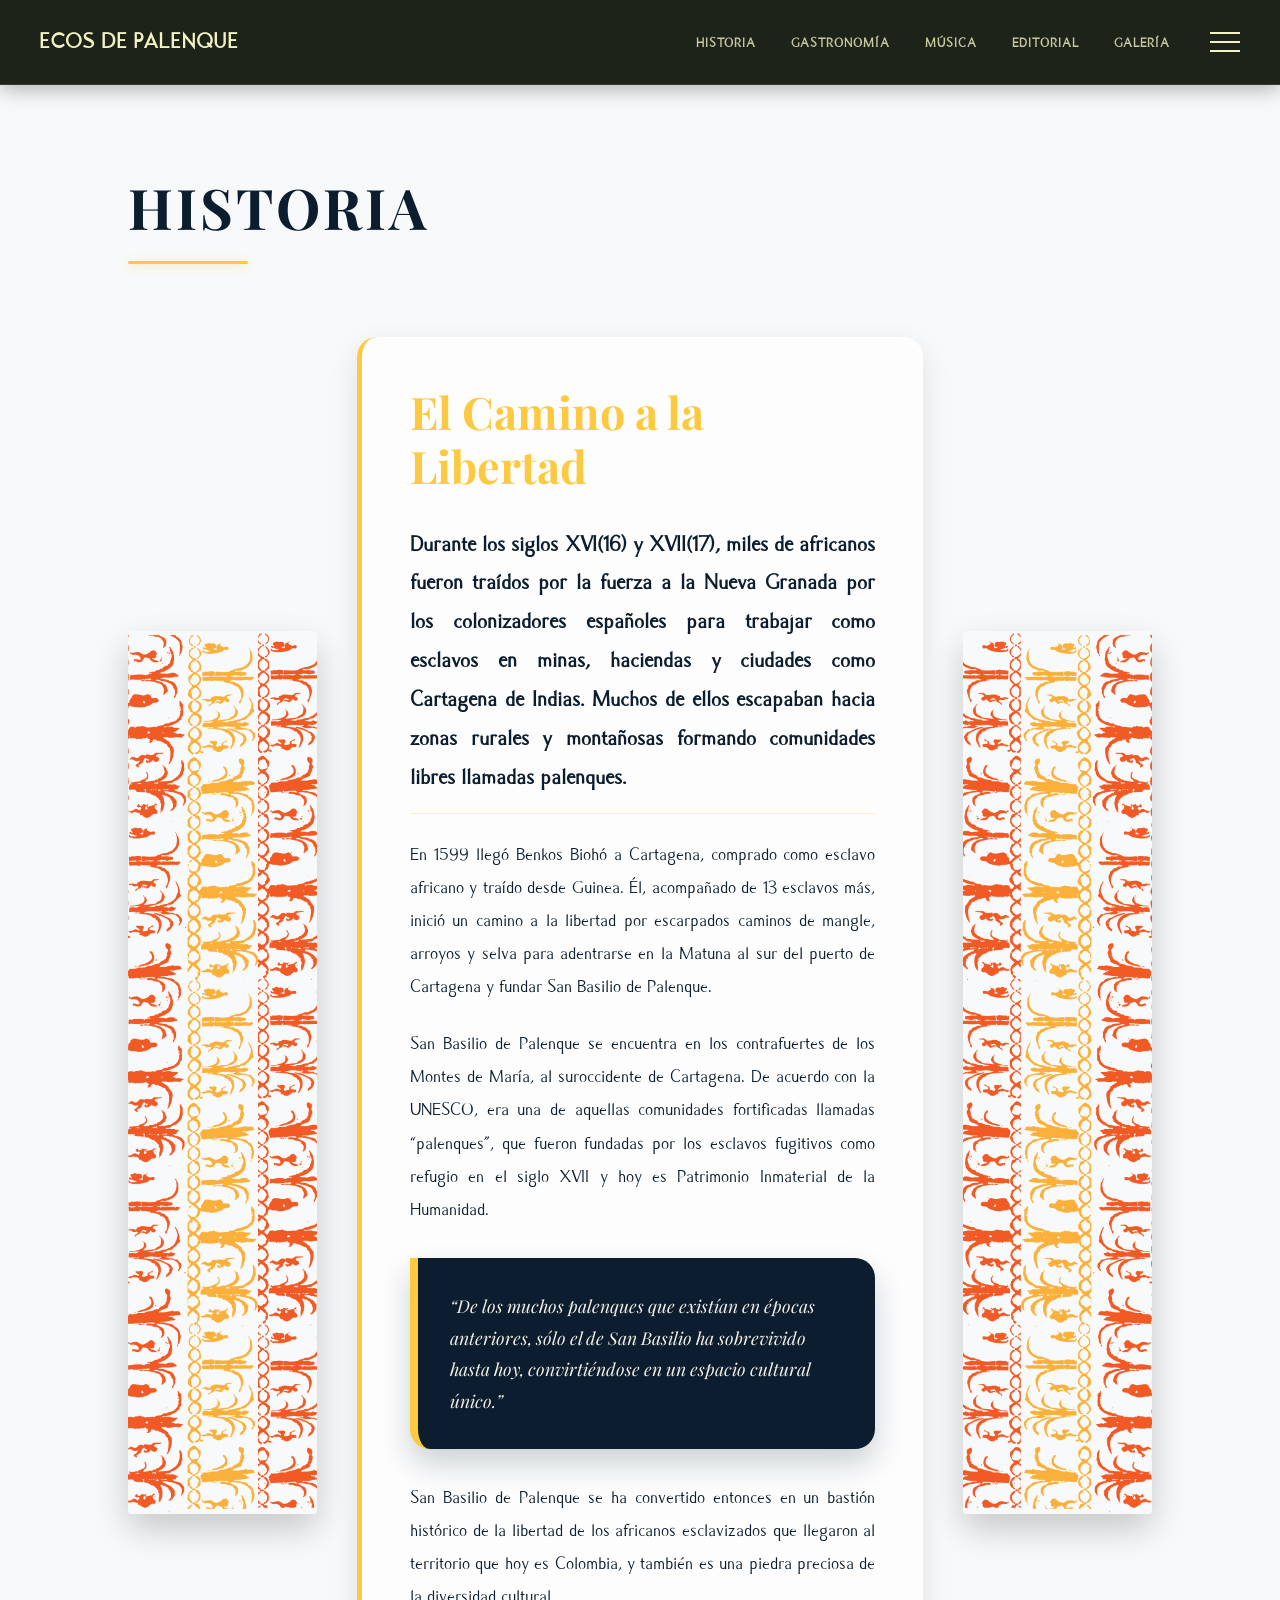
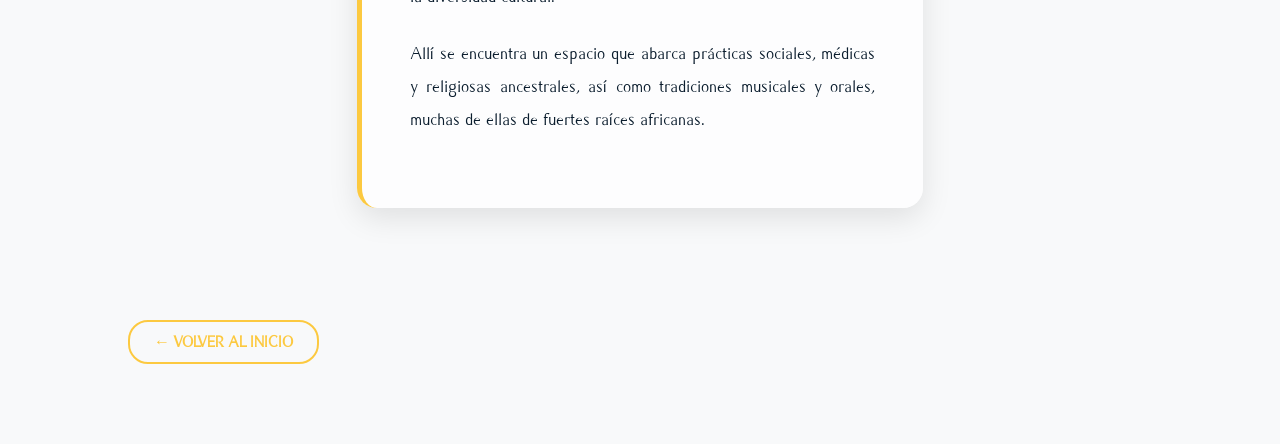
<file: 2/historia.html>
<!DOCTYPE html>
<html lang="en">

<head>
    <meta charset="UTF-8">
    <meta name="viewport" content="width=device-width, initial-scale=1.0">
    <title>Historia - ECOS DE PALENQUE</title>
    <link rel="stylesheet" href="styles.css">
    <script src="javascript.js" defer></script>
    <link
        href="https://fonts.googleapis.com/css2?family=Playfair+Display:ital,wght@0,400;0,700;1,400&family=Poppins:wght@300;400;500;600&display=swap"
        rel="stylesheet">
</head>

<body>
    <!-- PANEL LATERAL (VENTANA AZUL) -->
    <div class="panel" id="panel">
        <nav>
            <ul>
                <li><a href="index.html">INICIO</a></li>
                <li><a href="historia.html">HISTORIA</a></li>
                <li><a href="gastronomia.html">GASTRONOMÍA</a></li>
                <li><a href="musica.html">MÚSICA</a></li>
                <li><a href="editorial.html">EDITORIAL</a></li>
                <li><a href="galeria.html">GALERÍA</a></li>
                <li><a href="actividades.html">ACTIVIDADES</a></li>
                <li><a href="explora.html">EXPLORAR</a></li>
                <li><a href="cartografia.html">CARTOGRAFÍA</a></li>
            </ul>
        </nav>
    </div>

    <header class="header-principal subpage-header">
        <div class="header-brand">
            <a href="index.html" class="ecos-palenque" style="text-decoration: none;">ECOS DE PALENQUE</a>
        </div>
        <div class="header-right-side">
            <nav class="nav-desktop">
                <ul>
                    <li><a href="historia.html">HISTORIA</a></li>
                    <li><a href="gastronomia.html">GASTRONOMÍA</a></li>
                    <li><a href="musica.html">MÚSICA</a></li>
                    <li><a href="editorial.html">EDITORIAL</a></li>
                    <li><a href="galeria.html">GALERÍA</a></li>
                </ul>
            </nav>
            <!-- BOTÓN HAMBURGUESA INTEGRADO -->
            <div id="btnMenu" class="hamburguesa-header">
                <span></span>
                <span></span>
                <span></span>
            </div>
        </div>
    </header>

    <main class="page-container">
        <h1 class="section-title animate-on-scroll">Historia</h1>

        <div class="history-triptych-layout">
            <div class="triptych-side left-side animate-on-scroll">
                <img src="imagenes/patron a.png" alt="Patrón A" class="premium-img-effect">
            </div>

            <div class="history-premium-content animate-on-scroll">
                <h2 class="history-premium-title">El Camino a la Libertad</h2>
                
                <div class="premium-text-chunk">
                    <p class="premium-lead">Durante los siglos XVI(16) y XVII(17), miles de africanos fueron traídos por la fuerza a la Nueva Granada por los colonizadores españoles para trabajar como esclavos en minas, haciendas y ciudades como Cartagena de Indias. Muchos de ellos escapaban hacia zonas rurales y montañosas formando comunidades libres llamadas palenques.</p>
                    
                    <p>En 1599 llegó Benkos Biohó a Cartagena, comprado como esclavo africano y traído desde Guinea. Él, acompañado de 13 esclavos más, inició un camino a la libertad por escarpados caminos de mangle, arroyos y selva para adentrarse en la Matuna al sur del puerto de Cartagena y fundar San Basilio de Palenque.</p>

                    <p>San Basilio de Palenque se encuentra en los contrafuertes de los Montes de María, al suroccidente de Cartagena. De acuerdo con la UNESCO, era una de aquellas comunidades fortificadas llamadas “palenques”, que fueron fundadas por los esclavos fugitivos como refugio en el siglo XVII y hoy es Patrimonio Inmaterial de la Humanidad.</p>
                </div>
                
                <div class="premium-blockquote">
                    <p>“De los muchos palenques que existían en épocas anteriores, sólo el de San Basilio ha sobrevivido hasta hoy, convirtiéndose en un espacio cultural único.”</p>
                </div>

                <div class="premium-text-chunk">
                    <p>San Basilio de Palenque se ha convertido entonces en un bastión histórico de la libertad de los africanos esclavizados que llegaron al territorio que hoy es Colombia, y también es una piedra preciosa de la diversidad cultural.</p>

                    <p>Allí se encuentra un espacio que abarca prácticas sociales, médicas y religiosas ancestrales, así como tradiciones musicales y orales, muchas de ellas de fuertes raíces africanas.</p>
                </div>
            </div>

            <div class="triptych-side right-side animate-on-scroll">
                <img src="imagenes/patron b.png" alt="Patrón B" class="premium-img-effect">
            </div>
        </div>
        <a href="index.html" class="back-link">← VOLVER AL INICIO</a>
    </main>

</body>

</html>
</file>
<file: pitch/style.css>
/* Paleta de Colores de "花影をゆらす風" + Negro */
:root {
    --color-olive: #4e4c09;
    --color-herb: #95a04b;
    --color-citrus: #dca604;
    --color-oatmilk: #ddcaa2;
    --color-pale: #ecd56c;
    --color-black: #1c1a17; /* Negro rico/suave */
    --color-bg: #f5ede0; /* Fondo muy claro basado en el oatmilk */
    
    --spacing-unit: 6rem;
    --border-radius-large: 4rem; /* Curvas de secciones */
    --border-radius-card: 1.5rem;
    
    --font-heading: 'Playfair Display', serif;
    --font-body: 'Outfit', sans-serif;
}

* {
    margin: 0;
    padding: 0;
    box-sizing: border-box;
}

html {
    scroll-behavior: smooth;
}

body {
    background-color: var(--color-bg);
    font-family: var(--font-body);
    line-height: 1.6;
    color: var(--color-black);
    overflow-x: hidden;
}

/* Tipografía global */
h1, h2, h3 {
    font-family: var(--font-heading);
    font-weight: 400; /* Elegante */
    line-height: 1.2;
    margin-bottom: 1.5rem;
}

h2 {
    font-size: 3.5rem;
    text-align: center;
    color: var(--color-olive);
}

p {
    max-width: 65ch;
    margin: 0 auto 1.5rem auto;
    font-size: 1.125rem;
    text-align: center;
    color: var(--color-black);
}

.text-white {
    color: #fff !important;
}

/* Nav Bar (Inspirado en la nav de la imagen 2) */
.top-nav {
    position: absolute; /* Para que quede encima del primer section-hero */
    top: 0;
    left: 0;
    width: 100%;
    display: flex;
    justify-content: space-between;
    align-items: center;
    padding: 2rem 4rem;
    z-index: 100;
    background: transparent;
}

.top-nav .logo {
    font-family: var(--font-heading);
    font-size: 1.8rem;
    color: var(--color-black); /* En un fondo claro lo haremos oscuro, o depende del hero */
    font-weight: 600;
}

.nav-links {
    list-style: none;
    display: flex;
    gap: 3rem;
}

.nav-links a {
    text-decoration: none;
    color: var(--color-black);
    font-size: 0.95rem;
    font-weight: 600;
    text-transform: uppercase;
    letter-spacing: 1.5px;
    transition: color 0.3s;
}

.nav-links a:hover {
    color: var(--color-citrus);
}

.btn-pill {
    background: var(--color-black);
    color: #fff;
    padding: 0.8rem 2.2rem;
    border-radius: 9999px;
    text-decoration: none;
    font-size: 0.9rem;
    font-weight: 600;
    transition: all 0.3s ease;
}

.btn-pill:hover {
    background: var(--color-olive);
}

/* Estructura de Secciones */
section {
    padding: var(--spacing-unit) 2rem;
    min-height: 80vh;
    display: flex;
    flex-direction: column;
    justify-content: center;
    align-items: center;
    position: relative;
    z-index: 1;
}

.container {
    max-width: 1100px;
    width: 100%;
    margin: 0 auto;
    display: flex;
    flex-direction: column;
    align-items: center;
}

/* Variantes de Secciones (Colores) */
.section-light {
    background-color: var(--color-bg);
}

.section-oatmilk {
    background-color: var(--color-oatmilk);
}

.section-olive {
    background-color: var(--color-olive);
}

.section-olive h2, 
.section-olive p,
.section-black h2,
.section-black p {
    color: #fff;
}

.section-black {
    background-color: var(--color-black);
}

.fade-text {
    opacity: 0.8;
}

/* Curvas de separación (Estilo orgánico imagen 2) */
.section-curved-top {
    border-top-left-radius: var(--border-radius-large);
    border-top-right-radius: var(--border-radius-large);
    margin-top: -3rem; /* Solapamiento */
    padding-top: calc(var(--spacing-unit) + 3rem);
    z-index: 2;
}

.section-curved-both {
    border-radius: var(--border-radius-large);
    margin: -3rem 1.5rem;
    z-index: 3;
    padding: calc(var(--spacing-unit) + 2rem) 2rem;
}

/* Hero Section */
.section-hero {
    min-height: 95vh;
    border-bottom-left-radius: var(--border-radius-large);
    border-bottom-right-radius: var(--border-radius-large);
    
    /* En la imagen 2 el header es claro y hermoso, pero nuestro #hero necesita buen contraste. 
       Cambiaremos los textos del NAV a algo que contraste con el fondo base, o pondremos un gradiente sutil. */
    background-color: var(--color-bg); /* O un color neutro */
    
    /* El background image lo moveremos un poco si queremos simular el hueco */
    position: relative;
    z-index: 1;
    display: flex;
    align-items: center;
    justify-content: center;
    padding-top: 8rem; /* Espacio per nav */
}

/* Un hero que es solo un bloque de color enorme con texto, y la imagen está en el section de abajo? 
   Si el hero tiene la imagen 'fondo.jpeg', la ajustamos. */
.section-hero::before {
    content: "";
    position: absolute;
    inset: 1.5rem;
    top: 7rem;
    background-image: url("imagenes/fondo.jpg");
    background-size: cover;
    background-position: center 30%;
    background-repeat: no-repeat;
    border-radius: var(--border-radius-large);
    z-index: -2;
}
.section-hero::after {
    content: "";
    position: absolute;
    inset: 1.5rem;
    top: 7rem;
    background: rgba(30, 25, 20, 0.4);
    border-radius: var(--border-radius-large);
    z-index: -1;
}

.hero-content {
    position: relative;
    z-index: 2;
    text-align: center;
    color: #fff;
}

.section-hero h1 {
    font-size: 6.5rem;
    color: #fff;
    margin-bottom: 1.5rem;
    text-transform: uppercase;
    letter-spacing: 2px;
}

/* Botones / CTAs */
.cta-button {
    display: inline-block;
    background-color: var(--color-olive);
    color: #fff;
    padding: 1.2rem 3rem;
    border-radius: 9999px; /* Pill shape */
    text-decoration: none;
    font-family: var(--font-body);
    font-weight: 600;
    font-size: 1.05rem;
    margin-top: 2rem;
    transition: all 0.3s ease;
    border: 1px solid transparent;
}

.cta-button:hover {
    transform: translateY(-4px);
    background-color: var(--color-citrus);
    color: #fff;
    box-shadow: 0 5px 20px rgba(0,0,0,0.1);
}

.cta-button.outline {
    background-color: transparent;
    border: 2px solid var(--color-olive);
    color: var(--color-olive);
}

.cta-button.outline:hover {
    background-color: var(--color-olive);
    color: #fff;
}

.cta-button.light {
    background-color: #fff;
    color: var(--color-olive);
}

.cta-button.light:hover {
    background-color: var(--color-pale);
    color: var(--color-olive);
}


/* Layouts Comunes */
.grid {
    display: grid;
    grid-template-columns: repeat(auto-fit, minmax(250px, 1fr));
    gap: 3rem;
    width: 100%;
    margin-top: 4rem;
}

.equipo-grid {
    grid-template-columns: repeat(4, 1fr);
    gap: 1.5rem;
}

/* Tarjetas */
.card {
    background: #fff;
    padding: 3rem 2rem;
    border-radius: var(--border-radius-card);
    box-shadow: 0 10px 40px rgba(0,0,0,0.04); /* Sombra ultra suave */
    text-align: center;
    transition: transform 0.4s ease;
    display: flex;
    flex-direction: column;
    align-items: center;
}

.card:hover {
    transform: translateY(-10px);
}

.card h3 {
    font-size: 1.6rem;
    color: var(--color-olive);
    margin-bottom: 1rem;
}

.card-large {
    max-width: 800px;
    margin: 0 auto;
    background: rgba(255,255,255,0.05); /* Efecto semi transparente */
    backdrop-filter: blur(8px);
    border: 1px solid rgba(255,255,255,0.15);
    padding: 4rem;
}

.card-large p {
    color: #fff;
    font-size: 1.4rem;
    margin-bottom: 0;
}

/* Tarjetas Equipo (Círculares a lo Imagen 2) */
.team-img-wrapper {
    width: 150px;
    height: 150px;
    border-radius: 50%; /* Círculo perfecto */
    overflow: hidden;
    margin-bottom: 2rem;
    border: 6px solid var(--color-bg);
}

.img-team {
    width: 100%;
    height: 100%;
    object-fit: cover;
}

.card-team p {
    margin-bottom: 0.5rem;
    font-size: 1rem;
    color: var(--color-herb);
    font-weight: 600;
}

/* Tarjetas estilo "Arco" / Píldora alta */
.card-arch {
    border-radius: 120px 120px 1.5rem 1.5rem;
    padding-top: 6rem;
    color: var(--color-black);
    box-shadow: none;
}

.card-arch h3 {
    color: var(--color-black);
    font-size: 1.4rem;
}

.bg-herb { background-color: var(--color-herb); }
.bg-pale { background-color: var(--color-pale); }
.bg-citrus { background-color: var(--color-citrus); }
.bg-neutral { background-color: var(--color-bg); }

.bg-herb p, .bg-pale p, .bg-citrus p, .bg-neutral p {
    color: var(--color-black);
}

/* Split Layout (Solución) */
.split-layout {
    display: flex;
    flex-direction: row;
    width: 100%;
    background: transparent;
    overflow: hidden;
    max-width: 1200px;
}

.split-text {
    flex: 1.2;
    padding: 2rem 5rem 2rem 0;
    display: flex;
    flex-direction: column;
    justify-content: center;
    align-items: flex-start;
}

.split-text h2 {
    text-align: left;
    margin-bottom: 2rem;
}

.split-text p {
    text-align: left;
    margin-left: 0;
    font-size: 1.25rem;
}

.split-image {
    flex: 0.8;
    position: relative;
    display: flex;
    align-items: center;
    justify-content: center;
}

.img-rounded {
    width: 100%;
    height: 450px;
    object-fit: cover;
    border-radius: var(--border-radius-large);
    box-shadow: 0 15px 40px rgba(0,0,0,0.1);
}

/* Galería (Arcos pequeños) */
.gallery-grid {
    display: grid;
    grid-template-columns: repeat(4, 1fr);
    gap: 1.5rem;
    max-width: 1100px;
    margin-top: 3rem;
}

.img-arch-small {
    width: 100%;
    height: 300px;
    object-fit: cover;
    border-radius: 100px 100px 1rem 1rem; /* Forma de arco angosto */
    transition: transform 0.4s ease;
}

.img-arch-small:hover {
    transform: translateY(-10px);
}

/* Responsive */
@media (max-width: 992px) {
    .section-hero h1 { font-size: 4.5rem; }
    .split-layout { flex-direction: column; }
    .split-text { padding: 3rem 0; align-items: center; text-align: center; }
    .split-text h2, .split-text p { text-align: center; }
    .split-image { margin-top: 2rem; }
    .img-rounded { height: 350px; }
    .gallery-grid { grid-template-columns: repeat(2, 1fr); }
    .top-nav { padding: 1.5rem; flex-direction: column; gap: 1rem; background: var(--color-bg); position: static;}
    .section-hero { min-height: 80vh; padding-top: 2rem; }
    .section-hero::before, .section-hero::after { inset: 0; border-radius: 0; top: 0; }
}

@media (max-width: 768px) {
    h2 { font-size: 2.5rem; }
    .section-hero h1 { font-size: 3rem; }
    .gallery-grid { grid-template-columns: 1fr; }
    .section-curved-both { margin: -2rem 0; border-radius: 2rem; }
    section { padding: 4rem 1.5rem; }
    .grid { gap: 2rem; }
    .equipo-grid { grid-template-columns: 1fr; }
}

/* Modal e Imágenes de Avances */
.modal {
    display: none;
    position: fixed;
    z-index: 9999;
    left: 0;
    top: 0;
    width: 100%;
    height: 100%;
    background-color: rgba(0, 0, 0, 0.9);
    justify-content: center;
    align-items: center;
    backdrop-filter: blur(5px);
}

.modal-content {
    position: relative;
    width: 90%;
    max-width: 1200px;
    height: 90%;
    background: transparent;
    overflow-y: auto;
    padding: 2rem;
    border-radius: 1rem;
}

/* Custom Scrollbar for Modal Content */
.modal-content::-webkit-scrollbar {
    width: 8px;
}
.modal-content::-webkit-scrollbar-track {
    background: rgba(255,255,255,0.1); 
    border-radius: 10px;
}
.modal-content::-webkit-scrollbar-thumb {
    background: var(--color-olive); 
    border-radius: 10px;
}

.close-modal {
    position: fixed;
    top: 20px;
    right: 30px;
    color: #fff;
    font-size: 4rem;
    font-weight: 300;
    cursor: pointer;
    transition: color 0.3s;
    z-index: 10000;
    line-height: 1;
}

.close-modal:hover {
    color: var(--color-citrus);
}

.modal-gallery-grid {
    column-count: 3;
    column-gap: 1.5rem;
    margin-top: 3rem;
    padding-bottom: 2rem;
    width: 100%;
}

.modal-img {
    width: 100%;
    height: auto;
    border-radius: 120px 120px 1rem 1rem; /* El mismo diseño de arco de las ilustraciones */
    box-shadow: 0 4px 15px rgba(0,0,0,0.2);
    transition: transform 0.3s;
    background-color: var(--color-bg); /* Fondo neutro para PNGs */
    padding: 0; /* Sin relleno para que la imagen ocupe el arco */
    margin-bottom: 1.5rem;
    display: block;
}

@media (max-width: 992px) {
    .modal-gallery-grid {
        column-count: 2;
    }
}

@media (max-width: 576px) {
    .modal-gallery-grid {
        column-count: 1;
    }
}

.modal-img:hover {
    transform: scale(1.03);
}

@media (max-width: 768px) {
    .modal-gallery-grid {
        grid-template-columns: repeat(auto-fit, minmax(150px, 1fr));
    }
}

/* Clases extraídas de HTML (Refactorización) */
.mt-2 { margin-top: 2rem !important; }
.mt-3 { margin-top: 3rem !important; }

.solucion-intro {
    font-size: 1.25rem;
    max-width: 900px;
    margin-bottom: 3rem;
}

.solucion-grid {
    margin-top: 0;
    align-items: stretch;
    gap: 2.5rem;
}

.card-solucion {
    padding: 3.5rem 3rem;
    text-align: left;
    display: flex;
    flex-direction: column;
    justify-content: flex-start;
}

.card-solucion-icon {
    font-size: 3.5rem;
    margin-bottom: 1.5rem;
    line-height: 1;
}

.card-solucion h3 {
    color: var(--color-olive);
    text-align: left;
    padding-bottom: 1rem;
    margin-bottom: 1.5rem;
}

.border-herb {
    border-bottom: 2px solid var(--color-herb);
}

.border-citrus {
    border-bottom: 2px solid var(--color-citrus);
}

.card-solucion p {
    max-width: 100%;
    text-align: left;
    font-size: 1.1rem;
    margin-bottom: 0;
}

/* Marketing Strategy Styles */
.marketing-grid {
    grid-template-columns: repeat(3, 1fr);
    gap: 2rem;
    margin-bottom: 3rem;
}

.card-marketing {
    background: rgba(255, 255, 255, 0.95);
    padding: 2.5rem 2rem;
    border-radius: var(--border-radius-card);
    display: flex;
    flex-direction: column;
    align-items: flex-start;
    text-align: left;
    min-height: 100%;
    border-left: 5px solid var(--color-citrus);
}

.marketing-icon {
    font-size: 3rem;
    margin-bottom: 1.5rem;
}

.card-marketing h3 {
    font-size: 1.4rem;
    color: var(--color-olive);
    margin-bottom: 1rem;
    text-align: left;
}

.card-marketing ul {
    list-style: none;
    padding: 0;
}

.card-marketing li {
    font-size: 1rem;
    margin-bottom: 0.8rem;
    position: relative;
    padding-left: 1.2rem;
    color: var(--color-black);
}

.card-marketing li::before {
    content: "•";
    color: var(--color-citrus);
    font-weight: bold;
    position: absolute;
    left: 0;
}

.marketing-visual {
    width: 100%;
    max-width: 900px;
    margin: 0 auto 3rem auto;
    border-radius: var(--border-radius-large);
    overflow: hidden;
    box-shadow: 0 20px 50px rgba(0,0,0,0.2);
    border: 4px solid rgba(255,255,255,0.1);
}

.img-marketing {
    width: 100%;
    height: auto;
    display: block;
    object-fit: cover;
    transition: transform 0.5s ease;
}

.marketing-visual:hover .img-marketing {
    transform: scale(1.02);
}

/* Specific adjustment for Marketing Split */
#estrategia-marketing .split-layout {
    align-items: center;
    margin-bottom: 2rem;
    gap: 4rem;
}

#estrategia-marketing .split-image {
    flex: 1;
}

#estrategia-marketing .split-text {
    flex: 1;
    padding-right: 0;
}

@media (max-width: 992px) {
    .marketing-grid {
        grid-template-columns: 1fr;
    }
    .marketing-visual {
        max-width: 100%;
        margin-bottom: 2rem;
    }
    #estrategia-marketing .split-layout {
        flex-direction: column;
        text-align: center;
        gap: 2rem;
    }
    #estrategia-marketing .split-text {
        align-items: center;
    }
    #estrategia-marketing .split-text h2, 
    #estrategia-marketing .split-text p {
        text-align: center !important;
    }
}
</file>
<file: 2/styles.css>
@font-face {
    font-family: "belle";
    src: url("fonts/La Belle Aurore.ttf");
}

@font-face {
    font-family: "bixton";
    src: url("fonts/Brixton Book.ttf");
}

@font-face {
    font-family: "cardo";
    src: url("fonts/Cardo-Regular.ttf");
}

@font-face {
    font-family: "Playfair Display";
    src: url("fonts/PlayfairDisplay-VariableFont_wght.ttf");
}

@font-face {
    font-family: "carmelle";
    src: url("fonts/Caramella_Regular.ttf");
}

/* RESET & BASE */
* {
    margin: 0;
    padding: 0;
    box-sizing: border-box;
}

body {
    background: #F3F2C3;
    overflow-x: hidden;
    scroll-behavior: smooth;
    font-family: "cardo", serif;
}

/* HEADER & NAV - Estilo Minimalista */
/* HEADER & NAV - Estilo Minimalista */
.header-principal {
    position: absolute;
    top: 0;
    left: 0;
    width: 100%;
    height: 85px; /* Cabecera delgada */
    background: #1D2319; /* Color de la palet: Negro/Azul profundo */
    display: flex;
    justify-content: space-between;
    align-items: center;
    padding: 0 40px;
    z-index: 2500;
    pointer-events: auto;
    border-bottom: 1px solid rgba(255,255,255,0.1);
}

/* Modifier for subpages: sticky to keep nav visible */
.subpage-header {
    position: sticky !important;
    top: 0;
    box-shadow: 0 4px 20px rgba(0,0,0,0.3);
}

.ecos-palenque, .logo-link {
    font-family: 'bixton', sans-serif;
    font-size: 16pt;
    font-weight: bold;
    color: #F3F2C3 !important; /* Color de la paleta: Beige */
    letter-spacing: 2px;
    text-transform: uppercase;
    text-decoration: none;
}

.header-right-side {
    display: flex;
    align-items: center;
    gap: 40px;
}

.nav-desktop {
    pointer-events: auto;
}

.nav-desktop ul {
    display: flex;
    list-style: none;
    gap: 35px;
}

.nav-desktop ul li a {
    font-family: 'caramella', sans-serif;
    font-size: 10pt;
    color: #F3F2C3; /* Color beige de la paleta */
    text-decoration: none;
    text-transform: uppercase;
    letter-spacing: 1px;
    font-weight: 600;
    transition: 0.3s;
    position: relative;
    opacity: 0.8;
}

.nav-desktop ul li a:hover {
    opacity: 1;
}

.nav-desktop ul li a::after {
    content: '';
    position: absolute;
    bottom: -5px;
    left: 0;
    width: 0;
    height: 2px;
    background: #FCC940;
    transition: 0.3s;
}

.nav-desktop ul li a:hover::after {
    width: 100%;
}

/* Header Adjustments for Universal Visibility */
/* Seccion responsive del header movida al master-block al final */




/* HAMBURGUESA INTEGRADA EN EL HEADER */
.hamburguesa-header {
    width: 30px;
    height: 20px;
    display: flex;
    flex-direction: column;
    justify-content: space-between;
    cursor: pointer;
    z-index: 3001;
    transition: 0.3s;
}

.hamburguesa-header span {
    display: block;
    width: 100%;
    height: 2px;
    background: #F3F2C3;
    transition: 0.3s;
}

.hamburguesa-header.active span:nth-child(1) {
    transform: translateY(9px) rotate(45deg);
}

.hamburguesa-header.active span:nth-child(2) {
    opacity: 0;
}

.hamburguesa-header.active span:nth-child(3) {
    transform: translateY(-9px) rotate(-45deg);
}

/* PANEL LATERAL (Ajustado a la nueva altura) */
.panel {
    position: fixed;
    top: 70px; /* Justo debajo de la cabecera */
    right: -300px;
    width: 260px;
    height: auto;
    background: rgba(29, 35, 25, 0.95);
    backdrop-filter: blur(10px);
    border-radius: 20px;
    padding: 30px 20px;
    display: flex;
    flex-direction: column;
    align-items: center;
    z-index: 3000;
    transition: 0.6s cubic-bezier(0.23, 1, 0.32, 1);
    box-shadow: 0 10px 30px rgba(0,0,0,0.5);
    border: 1px solid rgba(255,255,255,0.1);
}

.panel.active {
    right: 20px;
}

.nav-panel ul {
    list-style: none;
    text-align: right;
    display: flex;
    flex-direction: column;
    gap: 15px;
}

.panel nav ul {
    list-style: none;
    text-align: center;
    display: flex;
    flex-direction: column;
    gap: 25px;
    padding: 0;
    margin-top: 20px;
}

.panel nav ul li a {
    text-decoration: none;
    color: #F3F2C3; 
    font-family: 'caramella', sans-serif; /* Secciones en Caramella */
    font-size: 13pt; /* Tamaño solicitado */
    letter-spacing: 2px;
    text-transform: uppercase;
    transition: 0.3s;
}

.panel nav ul li a:hover {
    color: #fff;
}

/* SECCIONES PARALLAX CON MARCO DE 15PT AZUL OSCURO */
.sec-parallax {
    position: relative;
    width: 100%;
    height: 100vh;
    overflow: hidden;
    background-color: #1D2319; /* Azul oscuro solicitado (#1D2319) */
    display: flex;
    justify-content: center;
    align-items: center;
}

/* El "Marco" eliminado para ser Full-Screen real */
.parallax-container {
    position: relative;
    width: 100%; 
    height: 100vh;
    overflow: hidden;
    background: #F3F2C3; /* Restaurado beige original */
}

#hero-parallax .parallax-container {
    background-image: url('parallax/fondo azul.jpg');
    background-size: cover;
    background-position: center;
}

#hero-parallax .layer {
    width: 100%; 
    height: 100%;
}

.layer {
    position: absolute;
    top: 0;
    left: 0;
    width: 100%;
    height: 100%;
    will-change: transform;
}

#hero-parallax .layer {
    width: 100%;
    height: 100%;
}

.layer-bg {
    z-index: 5;
    width: 100% !important;
    height: 120% !important; /* Extra height to prevent white gaps during scroll */
    left: 0 !important;
    top: -10% !important; /* Anchor higher to compensate for extra height */
    position: absolute;
    background-size: cover;
    background-position: center;
    will-change: transform;
}

#hero-parallax .layer-bg {
    z-index: 10;
}

.layer-fg {
    z-index: 20;
    display: flex;
    justify-content: center;
    align-items: center;
    width: 100%;
    height: 100%;
}

/* ANIMACIONES DE ENTRADA AL SCROLL */
.animate-text {
    opacity: 0;
    filter: blur(8px);
    transition: opacity 1.5s ease-out, filter 1.5s ease-out;
    will-change: opacity, filter;
}

.animate-text.visible {
    opacity: 1;
    filter: blur(0px);
}

.img-full {
    width: 80%; /* Reducido para que no ocupen todo el contenedor */
    height: 80%;
    object-fit: contain; /* Para que la forma se mantenga proporcional y queden más pequeñas */
}

/* POSICIONAMIENTO DE TEXTO EN HERO (74pt, 78pt) */
.hero-title-container {
    position: absolute;
    z-index: 1000; 
    top: 48%; /* Subido un poco por el header nuevo */
    left: 31%; 
    transform: translate(-50%, -50%);
    display: flex;
    flex-direction: column;
    align-items: center; 
    text-align: center; 
    pointer-events: none;
    animation: floatingTextCenter 5s ease-in-out infinite;
}

.hero-subtitle {
    font-family: 'caramella', sans-serif;
    font-size: 13pt;
    color: #1D2319;
    margin-top: 15px;
    margin-bottom: 25px;
    line-height: 1.4;
    opacity: 0.9;
    font-weight: 500;
}

.section-title {
    font-family: 'Playfair Display', serif;
    font-size: 40pt;
    color: #1D2319;
    letter-spacing: 3px;
    text-transform: uppercase;
    margin-bottom: 30px;
    position: relative;
    display: inline-block;
    opacity: 0;
    transform: translateY(20px);
    transition: opacity 1s ease, transform 1s ease;
}

.section-title.visible {
    opacity: 1;
    transform: translateY(0);
}

.section-title::after {
    content: '';
    position: absolute;
    bottom: -15px;
    left: 0;
    width: 0%;
    height: 3px;
    background: #FCC940; 
    border-radius: 2px;
    opacity: 0;
    box-shadow: 0 2px 10px rgba(252, 201, 64, 0.5);
    transition: width 1.2s cubic-bezier(0.16, 1, 0.3, 1), opacity 0.5s ease;
    transition-delay: 0.5s;
}

.section-title.visible::after {
    width: 40%;
    opacity: 1;
}

/* Variante clara para fondos oscuros */
.section-title.light {
    color: #ffffff;
}


.san-basilio {
    font-family: 'belle', cursive;
    font-size: 26pt; 
    color: #1D2319; 
    transform: rotate(-3deg);
    margin-bottom: -25px; 
    opacity: 0;
    animation: sanBasilioFadeIn 1.5s cubic-bezier(0.16, 1, 0.3, 1) 0.5s forwards;
    z-index: 2;
}

.palenque {
    font-family: 'bixton', sans-serif;
    font-size: 65pt; 
    color: #1D2319; 
    letter-spacing: 5px;
    text-transform: uppercase;
    margin-top: 5px;
    position: relative;
    z-index: 1;
    opacity: 0;
    animation: palenqueReveal 2s cubic-bezier(0.16, 1, 0.3, 1) 0.2s forwards;
}

.palenque::after {
    content: '';
    position: absolute;
    bottom: -10px;
    left: 0;
    width: 0%;
    height: 3px;
    background: #FCC940; 
    border-radius: 2px;
    opacity: 0;
    animation: lineDraw 1.2s cubic-bezier(0.16, 1, 0.3, 1) 1.8s forwards;
    box-shadow: 0 2px 10px rgba(252, 201, 64, 0.5);
}

@keyframes sanBasilioFadeIn {
    0% { opacity: 0; transform: rotate(-8deg) translateY(-30px); }
    100% { opacity: 1; transform: rotate(-3deg) translateY(0); }
}

@keyframes palenqueReveal {
    0% {
        opacity: 0;
        filter: blur(10px);
        letter-spacing: 30px;
        color: transparent;
        -webkit-text-stroke: 1px rgba(29, 35, 25, 0.3);
    }
    40% {
        opacity: 1;
        filter: blur(0px);
        color: transparent;
        -webkit-text-stroke: 2px rgba(29, 35, 25, 0.8);
    }
    100% {
        opacity: 1;
        filter: blur(0px);
        letter-spacing: 4px;
        color: #1D2319; 
        -webkit-text-stroke: 0px transparent;
        text-shadow: 
            1px 1px 0px rgba(255, 255, 255, 0.3),
            5px 15px 25px rgba(29, 35, 25, 0.3);
    }
}

@keyframes lineDraw {
    0% { width: 0%; opacity: 0; }
    100% { width: 40%; opacity: 1; }
}

@keyframes floatingTextLeft {
    0%, 100% { transform: translateY(-50%); }
    50% { transform: translateY(-53%); }
}

/* POSICIONAMIENTO VENTANA AVIÓN (HERO) */
.hero-window-pos {
    width: 100% !important;
    height: 100% !important;
    object-fit: cover !important; 
    position: absolute !important;
    top: 50% !important;
    left: 50% !important;
    transform: translate(-50%, -50%) !important;
    pointer-events: none;
    z-index: 50 !important;
}

/* BOTÓN BIENVENIDA CENTRADO PRO */
.btn-bienvenida {
    margin-top: 50px;
    background: #1D2319;
    color: #f1ebd8;
    border: none;
    padding: 12px 40px;
    font-family: 'caramella', sans-serif;
    font-size: 14pt;
    letter-spacing: 12px;
    cursor: pointer;
    border-radius: 50px;
    transition: transform 0.5s, background 0.5s, box-shadow 0.5s;
    pointer-events: auto;
    box-shadow: 0 10px 30px rgba(29, 35, 25, 0.4);
    z-index: 2000;
    opacity: 0;
    animation: btnSlideUp 1s cubic-bezier(0.16, 1, 0.3, 1) 2.2s forwards;
}

@keyframes btnSlideUp {
    0% { opacity: 0; letter-spacing: 12px; }
    100% { opacity: 1; letter-spacing: 3px; }
}

.btn-bienvenida:hover {
    transform: scale(1.1);
    background: #FCC940;
    box-shadow: 0 15px 40px rgba(252, 201, 64, 0.5);
}

/* EFECTO DE LUZ CINEMÁTICA EN VENTANA (Sigue Cursor) */
.light-overlay {
    position: absolute;
    width: 100%;
    height: 100%;
    background: radial-gradient(circle at var(--mouseX, 50%) var(--mouseY, 50%), rgba(255,255,255,0.7) 0%, rgba(255,255,255,0) 45%);
    top: 0;
    left: 0;
    pointer-events: none;
    z-index: 60;
    mix-blend-mode: overlay;
    transition: background 0.1s ease;
}

/* IMÁGENES DE SECCIONES (MEMORIA Y CULTURA) — PC BASE */
.memory-img-pos, .church-img-pos {
    width: 100%;
    height: 100%;
    object-fit: cover;
    position: absolute;
    top: 50%;
    left: 50%;
    transform: translate(-50%, -50%);
    z-index: 20;
    display: block;
    visibility: visible;
    opacity: 1;
}

/* Iglesia más pequeña en PC */
.church-img-pos {
    width: auto;
    height: 90%;
    object-fit: contain;
    bottom: -50%;
}

/* CATEGORÍAS CIRCULARES (FOOTER PORTADA) */
.categories-container {
    position: absolute;
    bottom: 40px;
    left: 0;
    width: 100%;
    display: flex;
    justify-content: center;
    gap: 40px;
    z-index: 1500;
    pointer-events: auto;
}

.category-card {
    display: flex;
    flex-direction: column;
    align-items: center;
    text-decoration: none;
    transition: 0.4s cubic-bezier(0.175, 0.885, 0.32, 1.275);
}

.card-circle {
    width: 130px;
    height: 130px;
    border-radius: 50%;
    overflow: hidden;
    border: 3px solid #fdfaf3;
    box-shadow: 0 10px 25px rgba(0,0,0,0.3);
    margin-bottom: 15px;
    transition: 0.4s;
    background: #1D2319;
}

.card-circle img {
    width: 100%;
    height: 100%;
    object-fit: cover;
    transition: 0.5s;
}

.category-card span {
    font-family: 'caramella', sans-serif;
    font-size: 11pt;
    color: #1D2319;
    font-weight: 600;
    letter-spacing: 1px;
    text-shadow: 1px 1px 10px rgba(255,255,255,0.8);
}

.category-card:hover {
    transform: translateY(-10px);
}

.category-card:hover .card-circle {
    border-color: #FCC940;
    box-shadow: 0 15px 35px rgba(252, 201, 64, 0.4);
}

.category-card:hover .card-circle img {
    transform: scale(1.15);
}

/* Eliminado definiciones duplicadas de imágenes para evitar conflictos */

/* POSICIONAMIENTO TEXTO MEMORIA — PC BASE */
.memory-text {
    position: absolute;
    right: 5%;
    top: 50%;
    left: auto;
    transform: translateY(-50%);
    width: 35%;
    text-align: right;
    font-family: 'cardo', serif;
    font-size: 16pt;
    color: #1D2319;
    line-height: 1.6;
    z-index: 100;
    animation: complementaryFloat 6s ease-in-out infinite alternate;
    background: rgba(255, 255, 255, 0.15);
    padding: 25px;
    border-radius: 10px;
}

@keyframes complementaryFloat {
    0% { margin-top: 0px; }
    100% { margin-top: -15px; }
}

/* POSICIONAMIENTO TEXTO CULTURA — PC BASE */
.culture-text-pos {
    position: absolute;
    left: 5%; 
    top: 50%; 
    width: 35%; 
    text-align: left;
    font-family: 'cardo', serif;
    font-size: 16pt;
    color: #1D2319;
    line-height: 1.6;
    transform: translateY(-50%); 
    z-index: 100;
    animation: complementaryFloat 6s ease-in-out infinite alternate;
    background: rgba(255, 255, 255, 0.15);
    padding: 25px;
    border-radius: 10px;
}


/* Eliminado bloques responsive redundantes para evitar conflictos con la navegación unificada */

/* =============================================
   FIN PORTADA – resto de estilos del sitio
   ============================================= */

@font-face {
    font-family: 'Remola';
    src: url('fonts/Remola-Regular.ttf') format('truetype');
    font-weight: normal;
    font-style: normal;
}

@font-face {
    font-family: 'caramella';
    src: url('fonts/Caramella_Regular.ttf') format('truetype');
    font-weight: normal;
    font-style: normal;
}

/* REMOVED DUPLICATE RESET */
body {
    font-family: 'Caramella', sans-serif;
    color: #1D2319;
    line-height: 1.5;
    background-color: #fbfbfd;
    overflow-x: hidden;
}

h1,
h2,
h3,
h4,
h5,
h6 {
    font-family: 'Le Jour Serif', serif;
}

.header {
    position: absolute;
    top: 0;
    width: 100%;
    padding: 2rem 5%;
    z-index: 10;
}

.nav {
    display: flex;
    justify-content: flex-end;
    align-items: center;
    gap: 2rem;
}

.nav-links {
    list-style: none;
    display: flex;
    gap: 2rem;
}

.nav-links a {
    text-decoration: none;
    color: white;
    font-size: 0.9rem;
    text-transform: uppercase;
    letter-spacing: 1px;
}

.nav-links a.active {
    font-weight: 600;
}

.btn-explora {
    background-color: #FCC940;
    color: #0b1d2e;
    padding: 0.5rem 1.5rem;
    border-radius: 20px;
    text-decoration: none;
    font-weight: 600;
    text-transform: uppercase;
    font-size: 0.9rem;
}

.hero {
    height: 100vh;
    min-height: 700px;
    background: linear-gradient(to bottom, #f39c12, #f7c873);
    position: relative;
    display: flex;
    flex-direction: column;
    justify-content: center;
    padding: 0 5%;
    overflow: hidden;
}

.hero::after {
    content: "";
    position: absolute;
    bottom: 0;
    left: 0;
    width: 100%;
    height: 150px;
    background: linear-gradient(to top, rgba(0, 0, 0, 0.4), transparent);
    z-index: 2;
    pointer-events: none;
}

/* SISTEMA PARALLAX POR CAPAS */
.plx-layer {
    position: absolute;
    will-change: transform;
}

.fondo {
    width: 100%;
    height: 100%;
    object-fit: cover;
    z-index: 1;
    top: 0;
    left: 0;
}

.nube {
    z-index: 2;
    width: 200px;
    opacity: 1;
}

.n1 {
    top: 20%;
    left: 20%;
}

.n2 {
    top: 30%;
    left: 50%;
}

.n3 {
    top: 40%;
    left: 70%;
}

.n4 {
    top: 25%;
    left: 80%;
}

.persona {
    z-index: 3;
    bottom: 0;
    filter: drop-shadow(0 15px 20px rgba(0, 0, 0, 0.4));
}

.p1 {
    left: 5%;
    width: 260px;
}

.p2 {
    left: 25%;
    width: 320px;
}

.p3 {
    right: 25%;
    width: 300px;
}

.p4 {
    right: 5%;
    width: 260px;
}

.hero-content {
    max-width: 600px;
    margin-bottom: 6rem;
    position: relative;
    z-index: 10;
    will-change: transform, opacity;
}

.hero-content h2 {
    font-family: 'Playfair Display', serif;
    font-style: italic;
    color: #fff;
    font-size: 3rem;
    margin-bottom: -1rem;
    font-weight: 400;
}

.hero-content h1 {
    font-family: 'Playfair Display', serif;
    font-size: 5.5rem;
    font-weight: 700;
    margin-bottom: 0.5rem;
    color: #fff;
    letter-spacing: 2px;
}

.hero-content p {
    font-size: 1.2rem;
    letter-spacing: 2px;
    margin-bottom: 2.5rem;
    color: rgba(255, 255, 255, 0.9);
}

.hero-buttons {
    display: flex;
    gap: 1.5rem;
}


.btn-secondary {
    background-color: #FCC940;
    color: #0b1d2e;
    padding: 0.8rem 2rem;
    border-radius: 30px;
    text-decoration: none;
    font-weight: 600;
    transition: transform 0.3s;
}

.btn-primary:hover {
    transform: translateY(-3px);
}

.btn-secondary:hover {
    background-color: white;
    color: #0b1d2e;
}

.categories-container {
    position: absolute;
    bottom: -50px;
    left: 5%;
    right: 5%;
    display: flex;
    justify-content: center;
    gap: 2rem;
    flex-wrap: wrap;
    background: white;
    padding: 2rem;
    border-radius: 20px;
    box-shadow: 0 20px 40px rgba(0, 0, 0, 0.3);
    z-index: 20;
}

.category-card {
    display: flex;
    flex-direction: column;
    align-items: center;
    justify-content: center;
    text-decoration: none;
    color: #555;
    width: 100px;
    transition: transform 0.3s, color 0.3s;
}

.category-card:hover {
    transform: translateY(-5px);
    color: #FCC940;
}

.icon {
    font-size: 2.5rem;
    margin-bottom: 0.8rem;
}

.category-card span {
    font-size: 0.9rem;
    font-weight: 600;
    text-align: center;
    line-height: 1.2;
}

/* Category Pages Base Style */
.page-header {
    background-color: #0b1d2e;
    padding: 2rem 5%;
    display: flex;
    justify-content: space-between;
    align-items: center;
}

.logo-link {
    color: #FCC940;
    font-family: 'Playfair Display', serif;
    font-size: 1.5rem;
    text-decoration: none;
    font-weight: bold;
    display: flex;
    align-items: center;
}

.header-logo {
    height: 50px;
    width: auto;
    object-fit: contain;
}

.page-container {
    padding: 5rem 10%;
    min-height: calc(100vh - 80px);
    background-color: #f8f9fa;
    color: #333;
}

.page-container h1 {
    font-family: 'Playfair Display', serif;
    color: #0b1d2e;
    margin-bottom: 1.5rem;
    font-size: 3.5rem;
}

.page-container p {
    font-size: 1.1rem;
    line-height: 1.8;
    color: #555;
    max-width: 800px;
}

.back-link {
    display: inline-block;
    margin-top: 3rem;
    color: #FCC940;
    text-decoration: none;
    font-weight: 600;
    border: 2px solid #FCC940;
    padding: 0.5rem 1.5rem;
    border-radius: 20px;
    transition: all 0.3s;
}

.back-link:hover {
    background-color: #FCC940;
    color: white;
}

/* --- ESTILO VISION-OS (APPLE VISION PRO) PARA LA GALERÍA --- */
.editorial-page-v4 {
    display: flex;
    flex-direction: column;
    align-items: center;
    background-color: #f5f5f7;
    /* Gris Apple muy claro */
    min-height: 100vh;
    padding: 6rem 2rem;
    /* Reducido un poco */
    gap: 80px;
    /* Antes 120px, ahora más compacto */
}

.typewriter-v3 {
    font-family: 'Playfair Display', serif;
    font-size: 5rem;
    color: #1D2319;
    margin-bottom: 1rem;
    /* Reducido */
}

.intro-text-v5 {
    max-width: 800px;
    font-size: 1.4rem;
    color: #6e6e73;
    text-align: center;
    line-height: 1.6;
    margin: 0 auto 4rem auto;
}

/* Publicaciones Original Style Refined */
.digital-publications-v3 {
    width: 100%;
    max-width: 1100px;
}

.section-title-v3 {
    font-size: 2.5rem;
    color: #1D2319;
    margin-bottom: 3rem;
    text-align: left;
}

.flipbook-card-v3 {
    display: flex;
    background: #fff;
    border-radius: 30px;
    overflow: hidden;
    box-shadow: 0 20px 60px rgba(0, 0, 0, 0.05);
    border: 1px solid rgba(0, 0, 0, 0.03);
}

.flipbook-preview-v3 {
    flex: 0.8;
    height: 450px;
}

.preview-img-v3 {
    width: 100%;
    height: 100%;
    object-fit: cover;
}

.flipbook-content-v3 {
    flex: 1.2;
    padding: 4rem;
    display: flex;
    flex-direction: column;
    justify-content: center;
    gap: 1.5rem;
}

.category-tag {
    color: #FCC940;
    font-weight: 700;
    text-transform: uppercase;
    letter-spacing: 2px;
    font-size: 0.9rem;
}

.btn-read-v3 {
    background: #0071e3;
    /* Azul Apple */
    color: #fff;
    padding: 1rem 2.5rem;
    border-radius: 50px;
    font-weight: 600;
    width: fit-content;
    transition: all 0.3s;
}

.btn-read-v3:hover {
    background: #0077ed;
    transform: scale(1.02);
}

/* --- ANIMACIONES ADICIONALES PARA EL FLIPBOOK --- */
.flipbook-card-v3 {
    transition: all 0.5s cubic-bezier(0.23, 1, 0.32, 1);
    transform-style: preserve-3d;
}

.flipbook-card-v3:hover {
    transform: translateY(-15px) rotateX(2deg) rotateY(-2deg);
    box-shadow: 0 40px 80px rgba(0, 0, 0, 0.1);
}

.preview-img-v3 {
    transition: transform 0.8s cubic-bezier(0.23, 1, 0.32, 1);
}

.flipbook-card-v3:hover .preview-img-v3 {
    transform: scale(1.05) translateZ(20px);
}

/* Animación de flotado suave para la portada */
@keyframes floatPreview {

    0%,
    100% {
        transform: translateY(0);
    }

    50% {
        transform: translateY(-10px);
    }
}

.preview-img-v3 {
    animation: floatPreview 6s ease-in-out infinite;
}

/* Efecto de brillo (shimmer) al pasar el mouse */
.flipbook-card-v3::after {
    content: '';
    position: absolute;
    top: -50%;
    left: -50%;
    width: 200%;
    height: 200%;
    background: linear-gradient(45deg,
            transparent,
            rgba(255, 255, 255, 0.1),
            transparent);
    transform: rotate(45deg);
    transition: 0.8s;
    pointer-events: none;
    opacity: 0;
}

.flipbook-card-v3:hover::after {
    left: 100%;
    opacity: 1;
}

/* Escalonamiento de elementos internos al aparecer con scroll */
.flipbook-card-v3.visible .category-tag {
    animation: fadeInRight 0.8s 0.2s both;
}

.flipbook-card-v3.visible h3 {
    animation: fadeInRight 0.8s 0.4s both;
}

.flipbook-card-v3.visible p {
    animation: fadeInRight 0.8s 0.6s both;
}

.flipbook-card-v3.visible .btn-read-v3 {
    animation: fadeInRight 0.8s 0.8s both;
}

@keyframes fadeInRight {
    from {
        opacity: 0;
        transform: translateX(30px);
    }

    to {
        opacity: 1;
        transform: translateX(0);
    }
}

/* ==================================================
   VISION-OS 3D GALLERY
   ================================================== */
.visionos-gallery-section {
    width: 100%;
    padding: 8rem 0;
    overflow: hidden;
    display: flex;
    flex-direction: column;
    align-items: center;
    background: transparent;
}

.section-title-vision {
    font-family: 'Playfair Display', serif;
    font-size: 3rem;
    color: #1D2319;
    margin-bottom: 3rem;
    text-align: center;
}

.visionos-carousel-container {
    position: relative;
    width: 100%;
    max-width: 1600px;
    height: 650px;
    perspective: 1200px;
    display: flex;
    justify-content: center;
    align-items: center;
}

.visionos-track {
    position: relative;
    width: 100%;
    height: 100%;
    transform-style: preserve-3d;
    display: flex;
    justify-content: center;
    align-items: center;
}

.visionos-card {
    position: absolute;
    width: 500px;
    height: 600px;
    border-radius: 35px;
    overflow: hidden;
    transition: all 0.9s cubic-bezier(0.2, 0.8, 0.2, 1);
    box-shadow: 0 40px 80px rgba(0, 0, 0, 0.2);
    cursor: pointer;
    /* hide off-screen to avoid performance issues */
    opacity: 0;
    pointer-events: none;
    background: #000;
}

/* Mejora de la calidad de imágenes integrando filtros */
.visionos-card img {
    width: 100%;
    height: 100%;
    object-fit: cover;
    filter: contrast(1.05) saturate(1.1) brightness(0.9);
    transition: filter 0.5s ease;
}

.visionos-card.active img {
    filter: contrast(1.15) saturate(1.2) brightness(1.05);
    /* Quality pop clearly in front */
}

/* Glassmorphic Overlay mirroring the requested UI */
.glass-overlay {
    position: absolute;
    bottom: 0;
    left: 0;
    width: 100%;
    background: rgba(40, 40, 40, 0.45);
    backdrop-filter: blur(25px);
    -webkit-backdrop-filter: blur(25px);
    border-top: 1px solid rgba(255, 255, 255, 0.15);
    padding: 2.5rem 2rem;
    color: #fff;
    opacity: 0;
    transform: translateY(20px);
    transition: all 0.6s cubic-bezier(0.2, 0.8, 0.2, 1) 0.1s;
}

.visionos-card.active .glass-overlay {
    opacity: 1;
    transform: translateY(0);
}

.glass-overlay-top {
    display: flex;
    justify-content: space-between;
    align-items: center;
    margin-bottom: 1.5rem;
}

.glass-overlay-top h3 {
    font-family: 'Inter', sans-serif;
    font-size: 1.8rem;
    font-weight: 500;
    color: #fff;
    margin: 0;
}

.glass-date {
    font-size: 0.85rem;
    font-weight: 600;
    color: rgba(255, 255, 255, 0.7);
    text-transform: uppercase;
    letter-spacing: 1px;
}

.glass-quote {
    font-size: 1.2rem;
    font-family: 'Playfair Display', serif;
    font-style: italic;
    line-height: 1.4;
    margin-bottom: 1.5rem;
    color: rgba(255, 255, 255, 0.95);
}

.glass-bottom-text {
    font-size: 0.85rem;
    color: rgba(255, 255, 255, 0.6);
    line-height: 1.6;
}

/* Base Bottom Controls (Pill) */
.visionos-controls {
    position: absolute;
    bottom: -60px;
    display: flex;
    align-items: center;
    gap: 1.5rem;
    background: rgba(255, 255, 255, 0.7);
    backdrop-filter: blur(20px);
    -webkit-backdrop-filter: blur(20px);
    border: 1px solid rgba(255, 255, 255, 0.8);
    padding: 0.8rem 1.5rem;
    border-radius: 50px;
    box-shadow: 0 10px 40px rgba(0, 0, 0, 0.1);
    z-index: 200;
}

.glass-btn {
    background: rgba(255, 255, 255, 0.4);
    border: none;
    width: 45px;
    height: 45px;
    border-radius: 50%;
    display: flex;
    align-items: center;
    justify-content: center;
    color: #1D2319;
    cursor: pointer;
    transition: all 0.3s ease;
    box-shadow: 0 2px 10px rgba(0, 0, 0, 0.05);
}

.glass-btn:hover {
    background: #fff;
    transform: scale(1.1);
    box-shadow: 0 5px 15px rgba(0, 0, 0, 0.15);
}

.control-indicator {
    display: flex;
    align-items: center;
    gap: 1rem;
    padding: 0 1rem;
}

.control-indicator img {
    width: 40px;
    height: 40px;
    border-radius: 50%;
    object-fit: cover;
    box-shadow: 0 2px 10px rgba(0, 0, 0, 0.2);
}

.indicator-text {
    display: flex;
    flex-direction: column;
}

.indicator-text span:first-child {
    font-weight: 600;
    font-size: 0.95rem;
    color: #1D2319;
}

.indicator-text span:last-child {
    font-size: 0.75rem;
    color: #6e6e73;
}

/* Responsiveness */
/* VisionOS responsive removido */

/* ==================================================
   EDITORIAL V4 - SYMMETRICAL STRUCTURE
   ================================================== */
.editorial-grid-v4 {
    display: grid;
    grid-template-columns: 1fr 1fr;
    gap: 3rem;
    max-width: 1400px;
    margin: 4rem auto;
    width: 100%;
}

.premium-card-v4 {
    background: #fff;
    border-radius: 30px;
    overflow: hidden;
    box-shadow: 0 20px 60px rgba(0, 0, 0, 0.05);
    border: 1px solid rgba(0, 0, 0, 0.03);
    height: 100%;
    display: flex;
    flex-direction: column;
    transition: all 0.5s cubic-bezier(0.23, 1, 0.32, 1);
}

.premium-card-v4:hover {
    transform: translateY(-10px);
    box-shadow: 0 30px 80px rgba(0, 0, 0, 0.1);
}

.card-preview-v4 {
    height: 300px;
    overflow: hidden;
    position: relative;
}

.card-preview-v4 img {
    width: 100%;
    height: 100%;
    object-fit: cover;
    transition: transform 0.8s ease;
}

.premium-card-v4:hover .card-preview-v4 img {
    transform: scale(1.1);
}

.card-body-v4 {
    padding: 3rem;
    flex-grow: 1;
    display: flex;
    flex-direction: column;
    gap: 1.5rem;
}

.badge-v4 {
    background: rgba(0, 113, 227, 0.1);
    color: #0071e3;
    padding: 0.5rem 1rem;
    border-radius: 50px;
    font-size: 0.85rem;
    font-weight: 600;
    width: fit-content;
}

.card-body-v4 h3 {
    font-family: 'Playfair Display', serif;
    font-size: 2.2rem;
    color: #1D2319;
}

.card-body-v4 p {
    color: #666;
    line-height: 1.6;
    font-size: 1.05rem;
}

/* Forms & Buttons V4 */
.form-row-v4 {
    display: grid;
    grid-template-columns: 1fr 1fr;
    gap: 1.5rem;
}

.field-v4 {
    display: flex;
    flex-direction: column;
    gap: 0.5rem;
}

.field-v4 label {
    font-weight: 600;
    font-size: 0.85rem;
    color: #1D2319;
}

.field-v4 input,
.field-v4 select {
    padding: 0.8rem 1rem;
    border-radius: 12px;
    border: 1px solid #e5e5e7;
    background: #fbfbfd;
    font-size: 1rem;
    transition: all 0.3s;
}

.btn-action-v4,
.btn-whatsapp-v4 {
    display: inline-block;
    padding: 1rem 2rem;
    border-radius: 50px;
    text-align: center;
    font-weight: 700;
    text-decoration: none;
    cursor: pointer;
    transition: all 0.3s;
    border: none;
}

.btn-action-v4 {
    background: #0071e3;
    color: #fff;
    margin-top: auto;
}

.btn-whatsapp-v4 {
    background: #25d366;
    color: #fff;
    width: 100%;
    margin-top: 1rem;
    animation: btnPulse 2s infinite;
}

.back-link-v3 {
    display: block;
    text-align: center;
    margin-top: 4rem;
    color: #0071e3;
    font-weight: 600;
    text-decoration: none;
}

/* Editorial v4 responsive removido */

.intro-text-v3 {
    text-align: center;
    max-width: 800px;
    margin: 0 auto 3rem;
    font-size: 1.25rem;
    color: #424245;
    line-height: 1.6;
}

.section-title-v3 {
    font-family: 'Playfair Display', serif;
    font-size: 2.5rem;
    color: #1D2319;
    margin-bottom: 2rem;
    position: relative;
    padding-bottom: 1rem;
}

.section-title-v3::after {
    content: '';
    position: absolute;
    bottom: 0;
    left: 0;
    width: 60px;
    height: 4px;
    background: #0071e3;
    border-radius: 2px;
}

/* ==================================================
   EDITORIAL V5 - IMAGE-BASED REFACTOR
   ================================================== */
.editorial-page-v5 {
    padding: 6rem 1.5rem;
    max-width: 1400px;
    margin: 0 auto;
    display: flex;
    flex-direction: column;
    gap: 6rem;
}

.intro-text-v5 {
    text-align: center;
    font-size: 1.4rem;
    color: #424245;
    max-width: 800px;
    margin: 0 auto;
    line-height: 1.6;
}

/* 1. Flipbook Card (Top Hero) */
.flipbook-card-v5 {
    display: grid;
    grid-template-columns: 1fr 1.2fr;
    background: #fff;
    border-radius: 40px;
    overflow: hidden;
    box-shadow: 0 30px 100px rgba(0, 0, 0, 0.06);
    border: 1px solid rgba(0, 0, 0, 0.02);
}

.card-image-v5 {
    position: relative;
    background: #fbfbfd;
    display: flex;
    align-items: center;
    justify-content: center;
    padding: 3rem;
}

.card-image-v5 img {
    width: 100%;
    height: 100%;
    object-fit: contain;
    filter: drop-shadow(0 20px 40px rgba(0, 0, 0, 0.15));
    transition: transform 0.6s cubic-bezier(0.23, 1, 0.32, 1);
}

.flipbook-card-v5:hover .card-image-v5 img {
    transform: scale(1.05) rotate(-2deg);
}

.card-content-v5 {
    padding: 4rem;
    display: flex;
    flex-direction: column;
    justify-content: center;
    gap: 1.5rem;
}

.badge-v5 {
    background: #f5f5f7;
    padding: 0.6rem 1.2rem;
    border-radius: 50px;
    font-size: 0.9rem;
    font-weight: 600;
    color: #86868b;
    width: fit-content;
}

.title-v5 {
    font-family: 'Playfair Display', serif;
    font-size: 3.2rem;
    line-height: 1.1;
    color: #1D2319;
}

.desc-v5 {
    font-size: 1.1rem;
    color: #6e6e73;
    line-height: 1.5;
}

.btn-primary-v5 {
    background: #3c4a63;
    /* Slate Blue from Ref */
    color: #fff;
    padding: 1.2rem 3rem;
    border-radius: 50px;
    text-decoration: none;
    font-weight: 700;
    font-size: 1.1rem;
    display: inline-block;
    width: fit-content;
    transition: all 0.3s;
}

.btn-primary-v5:hover {
    background: #1D2319;
    transform: translateY(-2px);
    box-shadow: 0 10px 30px rgba(60, 74, 99, 0.2);
}

/* 2. Combined Order Card */
.combined-order-card-v5 {
    display: grid;
    grid-template-columns: 1.2fr 1fr;
    background: #fff;
    border-radius: 40px;
    overflow: hidden;
    box-shadow: 0 30px 100px rgba(0, 0, 0, 0.06);
}

.visual-side-v5 {
    height: 100%;
}

.visual-side-v5 img {
    width: 100%;
    height: 100%;
    object-fit: cover;
}

.form-side-v5 {
    padding: 4rem;
    display: flex;
    flex-direction: column;
    gap: 2rem;
    background: #fff;
}

.form-title-v5 {
    font-size: 2.2rem;
    font-weight: 700;
    color: #1D2319;
}

.form-subtitle-v5 {
    color: #86868b;
    margin-top: -1.5rem;
}

.purchase-form-v5 {
    display: flex;
    flex-direction: column;
    gap: 1.5rem;
}

.form-group-v5 {
    display: flex;
    flex-direction: column;
    gap: 0.8rem;
}

.form-group-v5 label {
    font-weight: 600;
    font-size: 0.9rem;
    color: #1D2319;
}

.form-group-v5 input,
.form-group-v5 select {
    padding: 1rem;
    border-radius: 12px;
    border: 1px solid #d2d2d7;
    background: #fff;
    font-size: 1rem;
    width: 100%;
    box-sizing: border-box;
}

/* Remove arrows from number input */
.form-group-v5 input[type=number]::-webkit-inner-spin-button,
.form-group-v5 input[type=number]::-webkit-outer-spin-button {
    -webkit-appearance: none;
    margin: 0;
}

.form-row-v5 {
    display: grid;
    grid-template-columns: 1fr 1fr;
    gap: 1.5rem;
}

.btn-submit-v5 {
    background: #3c4a63;
    color: #fff;
    border: none;
    padding: 1.2rem;
    border-radius: 50px;
    font-weight: 700;
    font-size: 1.1rem;
    cursor: pointer;
    margin-top: 1rem;
    transition: all 0.3s;
}

.btn-submit-v5:hover {
    background: #1D2319;
}

/* 3. Section Titles */
.section-title-ref {
    text-align: center;
    font-family: 'Playfair Display', serif;
    font-size: 2.8rem;
    margin-bottom: 2.5rem;
}

[data-parallax] {
    will-change: transform;
    transition: transform 0.2s cubic-bezier(0, 0, 0.2, 1);
}

/* Flipbook v5 responsive removido */

.editorial-logo {
    position: absolute;
    top: 2rem;
    left: 2rem;
    width: 120px;
    height: auto;
    object-fit: contain;
    z-index: 5;
}

/* Seccion Oscura Formulario */
.order-dark-container-v5 {
    background: #1D2319;
    padding: 8rem 0;
    margin-top: 6rem;
    width: 100vw;
    position: relative;
    left: 50%;
    right: 50%;
    margin-left: -50vw;
    margin-right: -50vw;
    display: flex;
    justify-content: center;
    box-shadow: inset 0 20px 40px rgba(0, 0, 0, 0.2), inset 0 -20px 40px rgba(0, 0, 0, 0.2);
}

.combined-order-card-v5.compact-v5 {
    max-width: 1000px;
    grid-template-columns: 0.8fr 1.2fr;
    box-shadow: 0 40px 120px rgba(0, 0, 0, 0.4);
}

.combined-order-card-v5.compact-v5 .form-side-v5 {
    padding: 3.5rem;
}

.combined-order-card-v5.compact-v5 .form-title-v5 {
    font-size: 2rem;
    margin-bottom: 0.5rem;
}

/* Animaciones de Scroll Premium */
.animate-on-scroll {
    opacity: 0;
    transform: translateY(30px) scale(0.95);
    transition: opacity 1.2s cubic-bezier(0.22, 1, 0.36, 1),
        transform 1.2s cubic-bezier(0.22, 1, 0.36, 1);
    will-change: opacity, transform;
}

.animate-on-scroll.visible {
    opacity: 1;
    transform: translateY(0) scale(1);
}

/* Direcciones específicas para animaciones */
.animate-left {
    transform: translateX(-50px);
}

.animate-right {
    transform: translateX(50px);
}

.animate-zoom {
    transform: scale(0.8);
}

.animate-left.visible,
.animate-right.visible,
.animate-zoom.visible {
    transform: translate(0) scale(1);
}

/* Efecto de Brillo (Shine) al Hover */
.image-block,
.vision-card,
.flipbook-card-v3,
.purchase-container-v3 {
    position: relative;
    overflow: hidden;
}

.image-block::after,
.vision-card::after,
.flipbook-card-v3::after,
.purchase-container-v3::after {
    content: '';
    position: absolute;
    top: 0;
    left: -150%;
    width: 50%;
    height: 100%;
    background: linear-gradient(to right,
            rgba(255, 255, 255, 0) 0%,
            rgba(255, 255, 255, 0.2) 50%,
            rgba(255, 255, 255, 0) 100%);
    transform: skewX(-25deg);
    transition: none;
    pointer-events: none;
    z-index: 10;
}

.image-block:hover::after,
.vision-card:hover::after,
.flipbook-card-v3:hover::after,
.purchase-container-v3:hover::after {
    left: 150%;
    transition: all 0.8s ease-in-out;
}




.benkos2 {
    max-width: 1100%;
    width: 1200px;
    height: auto;
    border-radius: 10px;
    object-fit: cover;
    display: block;
    margin-top: 2rem;
    box-shadow: 0 0 30px rgba(252, 201, 64, 0.3), 0 20px 40px rgba(0, 0, 0, 0.4);
    border: 5px solid white;
    transition: transform 0.5s cubic-bezier(0.4, 0, 0.2, 1), box-shadow 0.3s ease;
}

.cartografia {
    max-width: 300%;
    width: 1000px;
    height: auto;
    border-radius: 10px;
    object-fit: contain;
    display: block;
    margin: 4rem auto 2rem;
    /* Centrado horizontal con margen superior */
    box-shadow: 0 0 30px rgba(252, 201, 64, 0.3), 0 20px 40px rgba(0, 0, 0, 0.4);
    border: 5px solid white;
    transition: transform 0.5s cubic-bezier(0.4, 0, 0.2, 1), box-shadow 0.3s ease;
}

.image-block:hover .cartografia {
    box-shadow: 0 0 50px rgba(252, 201, 64, 0.6), 0 30px 60px rgba(0, 0, 0, 0.6);
}

.image-block {
    text-align: center;
    /* Asegura que el contenedor ayude al centrado */
    width: 100%;
}

.image-block:hover .benkos,
.image-block:hover .benkos2 {
    box-shadow: 0 0 50px rgba(252, 201, 64, 0.6), 0 30px 60px rgba(0, 0, 0, 0.6);
}

.image-block:hover img {
    transform: scale(1.05);
}

/*animaciones*/
/* Animacion de rebote */
.bounce-text {
    display: inline-block;
    animation: bounceIn 1s ease;
}

@keyframes bounceIn {
    0% {
        transform: scale(0.5);
        opacity: 0;
    }

    60% {
        transform: scale(1.1);
    }

    100% {
        transform: scale(1);
        opacity: 1;
    }
}


/* animacion de escritura */
.typewriter {
    overflow: hidden;
    border-right: 3px solid var(--mostaza);
    white-space: nowrap;
    animation: typing 3s steps(30), blink 0.7s infinite;
}

@keyframes typing {
    from {
        width: 0
    }

    to {
        width: 100%
    }
}

@keyframes blink {
    50% {
        border-color: transparent
    }
}

/* explorar */
.explorar {
    padding: 100px 40px;
    background: linear-gradient(180deg, #0a141d 0%, #162a3c 100%);
    /* Gradiente profundo y elegante */
    text-align: center;
    overflow: hidden;
    position: relative;
    z-index: 1;
}

.explorar::before {
    content: "";
    position: absolute;
    top: 0;
    left: 0;
    width: 100%;
    height: 100%;
    background: url("imagenes/camino.jpg") no-repeat center center;
    background-size: cover;
    opacity: 0.80;
    /* Opacidad aumentada significativamente */
    filter: blur(0.2rem);
    /* Desenfoque reducido aún más para mayor nitidez */
    z-index: -1;
    pointer-events: none;
}

.explorar h2.animate-title {
    color: #f2b705;
    /* mostaza */
    margin-bottom: 20px; /* Reducido de 40px */
    font-size: 3.5rem;
    display: inline-block;
    filter: drop-shadow(0 5px 15px rgba(0, 0, 0, 0.3));
    will-change: transform;
}

.mapa-container {
    max-width: 1300px;
    /* Aumentado de 1000px */
    margin: 2cm auto 100px auto;
    /* Revertido a 2cm para un balance visual */
    perspective: 1000px;
    transition: opacity 0.4s ease, transform 0.4s cubic-bezier(0.175, 0.885, 0.32, 1.275);
}

.mapa {
    width: 100%;
    border-radius: 25px;
    overflow: hidden;
    box-shadow: 0 20px 50px rgba(0, 0, 0, 0.5);
    border: 3px solid rgba(255, 255, 255, 0.9);
    /* Borde blanco con ligera transparencia */
    background: #000;
    will-change: transform, box-shadow;
}

.mapa iframe {
    width: 100%;
    height: 700px;
    /* Aumentado de 550px */
    border: none;
    display: block;
}

.botones {
    margin: 20px 0; /* Reducido de 40px */
    display: flex;
    justify-content: center;
    gap: 20px;
    flex-wrap: wrap;
}

.btn-geo {
    background: #d8a15b;
    /* caramelo */
    color: #0f1e2d;
    border: none;
    padding: 15px 35px;
    border-radius: 50px;
    font-weight: 800;
    text-transform: uppercase;
    letter-spacing: 1px;
    cursor: pointer;
    transition: all 0.4s cubic-bezier(0.175, 0.885, 0.32, 1.275);
    box-shadow: 0 10px 20px rgba(0, 0, 0, 0.2);
    position: relative;
    overflow: hidden;
}

.btn-geo::before {
    content: '';
    position: absolute;
    top: 0;
    left: -100%;
    width: 100%;
    height: 100%;
    background: linear-gradient(90deg, transparent, rgba(255, 255, 255, 0.4), transparent);
    transition: 0.5s;
}

.btn-geo:hover {
    background: #f2b705;
    /* mostaza */
    transform: translateY(-8px) scale(1.05);
    box-shadow: 0 15px 30px rgba(242, 183, 5, 0.4);
}

.btn-geo:hover::before {
    left: 100%;
}

.btn-geo:active {
    transform: translateY(-2px) scale(0.98);
}

/* Historia Layout */
.history-content-wrapper {
    display: flex;
    gap: 4rem;
    align-items: flex-start;
    margin-top: 2rem;
}

.history-text {
    flex: 1;
}

.history-image-container {
    flex: 0 0 900px;
    position: sticky;
    top: 2rem;
}

.history-image-container .benkos {
    margin-top: 0;
    width: 100%;
    height: auto;
    box-shadow: 0 20px 40px rgba(0, 0, 0, 0.2);
    border: 5px solid white;
}

/* History wrap responsive removido */

/* Music Section Styles */
.music-grid {
    display: grid;
    grid-template-columns: repeat(auto-fit, minmax(280px, 1fr));
    gap: 2.5rem;
    margin-top: 3rem;
    padding-bottom: 4rem;
}

.music-card {
    background: white;
    border-radius: 20px;
    overflow: hidden;
    box-shadow: 0 10px 20px rgba(0, 0, 0, 0.05);
    transition: transform 0.4s cubic-bezier(0.175, 0.885, 0.32, 1.275), box-shadow 0.4s ease;
    cursor: pointer;
    position: relative;
    border: 1px solid rgba(0, 0, 0, 0.05);
}

.music-card:hover {
    transform: translateY(-10px);
    box-shadow: 0 20px 40px rgba(0, 0, 0, 0.15);
}

.card-image-container {
    position: relative;
    width: 100%;
    aspect-ratio: 1 / 1;
    overflow: hidden;
}

.card-image-container img {
    width: 100%;
    height: 100%;
    object-fit: cover;
    transition: transform 0.6s ease;
}

.music-card:hover .card-image-container img {
    transform: scale(1.1);
}

.play-overlay {
    position: absolute;
    top: 0;
    left: 0;
    width: 100%;
    height: 100%;
    background: rgba(11, 29, 46, 0.4);
    display: flex;
    justify-content: center;
    align-items: center;
    opacity: 0;
    transition: opacity 0.3s ease;
}

.music-card:hover .play-overlay {
    opacity: 1;
}

.btn-play-card {
    width: 70px;
    height: 70px;
    background: #FCC940;
    border: none;
    border-radius: 50%;
    color: #0b1d2e;
    font-size: 2rem;
    display: flex;
    justify-content: center;
    align-items: center;
    cursor: pointer;
    transform: scale(0.8);
    transition: transform 0.3s cubic-bezier(0.175, 0.885, 0.32, 1.275);
    box-shadow: 0 10px 20px rgba(0, 0, 0, 0.3);
}

.music-card:hover .btn-play-card {
    transform: scale(1);
}

.btn-play-card:hover {
    background: white;
    transform: scale(1.1) !important;
}

.card-content {
    padding: 1.5rem;
    text-align: center;
}

.song-title {
    font-family: 'Playfair Display', serif;
    font-size: 1.4rem;
    font-weight: 700;
    color: #0b1d2e;
    margin-bottom: 0.3rem;
}

.artist-name {
    font-size: 0.9rem;
    color: #777;
    font-weight: 500;
    text-transform: uppercase;
    letter-spacing: 1px;
}

.playing {
    border-color: #FCC940;
    color: #FCC940;
    margin-bottom: 0.5rem;
    transform: translateY(0);
    transition: transform 0.5s ease;
}


/* Ancestral Gastronomy Redesign Styles */
.gastronomy-ancestral {
    background-color: #f4f1ea;
    /* Bone color */
    background-image: url('https://www.transparenttextures.com/patterns/p6.png');
    /* Subtle paper texture */
    padding: 4rem 5%;
    color: #333;
    border: 15px solid #0b1d2e;
    outline: 5px solid #FCC940;
    outline-offset: -10px;
    position: relative;
    border-radius: 5px;
}

.ancestral-header {
    text-align: center;
    margin-bottom: 4rem;
}

.ancestral-header h2 {
    font-family: 'Playfair Display', serif;
    font-size: 3.5rem;
    color: #0b1d2e;
    position: relative;
    display: inline-block;
}

.ancestral-header h2::after {
    content: "Gastronomía Palenquera";
    position: absolute;
    top: -20px;
    left: 50%;
    transform: translateX(-50%);
    font-size: 0.9rem;
    text-transform: uppercase;
    letter-spacing: 5px;
    color: #FCC940;
}

.decorative-line {
    width: 100%;
    height: 30px;
    background-image: radial-gradient(circle, #FCC940 2px, transparent 2px);
    background-size: 20px 20px;
    margin: 1rem 0;
    opacity: 0.4;
}

.featured-dish-container {
    display: grid;
    grid-template-columns: 1.2fr 1fr;
    background: white;
    border: 2px solid #ddd;
    border-radius: 10px;
    overflow: hidden;
    margin-bottom: 4rem;
    box-shadow: 10px 10px 0 rgba(11, 29, 46, 0.1);
}

.featured-image-box {
    position: relative;
    height: 400px;
}

.featured-image-box img {
    width: 100%;
    height: 100%;
    object-fit: cover;
}

.featured-info {
    padding: 3rem;
    display: flex;
    flex-direction: column;
    justify-content: center;
    background: linear-gradient(to right, #fff, #f9f9f9);
}

.featured-info h3 {
    font-family: 'Playfair Display', serif;
    font-size: 2.5rem;
    color: #0b1d2e;
    margin-bottom: 1rem;
}

.btn-recipe {
    display: inline-block;
    background-color: #0b1d2e;
    color: white;
    padding: 0.8rem 2rem;
    text-decoration: none;
    font-weight: 600;
    margin-top: 2rem;
    border-radius: 5px;
    transition: all 0.3s;
    border-bottom: 4px solid #FCC940;
    width: fit-content;
}

.btn-recipe:hover {
    background-color: #FCC940;
    color: #0b1d2e;
    transform: translateY(-2px);
}

.category-row {
    display: grid;
    grid-template-columns: repeat(auto-fit, minmax(250px, 1fr));
    gap: 2rem;
    margin-bottom: 4rem;
}

.category-box {
    background: white;
    padding: 2rem;
    border: 1px solid #eee;
    text-align: center;
    border-top: 5px solid #FCC940;
    transition: transform 0.3s;
}

.category-box:hover {
    transform: translateY(-10px);
}

.category-box h4 {
    font-family: 'Playfair Display', serif;
    font-size: 1.5rem;
    color: #0b1d2e;
    margin-top: 1rem;
    margin-bottom: 0.5rem;
}

.category-box p {
    font-size: 0.85rem;
    color: #666;
}

.gallery-viewport {
    position: relative;
    width: 100%;
    max-width: 1200px;
    margin: 0 auto;
    overflow: hidden;
    padding: 20px 0;
}

.ancestral-gallery {
    display: flex;
    gap: 1.5rem;
    transition: transform 0.6s cubic-bezier(0.23, 1, 0.32, 1);
    will-change: transform;
}

.gallery-item {
    min-width: calc(25% - 1.125rem); /* Show 4 items on desktop */
    aspect-ratio: 1;
    overflow: hidden;
    border-radius: 12px;
    border: 3px solid #FCC940;
    box-shadow: 0 10px 30px rgba(0, 0, 0, 0.4);
    transition: transform 0.4s, box-shadow 0.4s;
    cursor: pointer;
}

.gallery-item img {
    width: 100%;
    height: 100%;
    object-fit: cover;
    transition: transform 0.5s;
}

.gallery-item:hover img {
    transform: scale(1.1);
}

/* Featured dish responsive removido */

/* Gastronomy Carousel Styles */
.ancestral-carousel {
    position: relative;
    width: 100%;
    height: 100%;
    overflow: hidden;
}

.carousel-track {
    display: flex;
    transition: transform 0.5s cubic-bezier(0.4, 0, 0.2, 1);
    height: 100%;
}

.carousel-slide {
    min-width: 100%;
    height: 100%;
}

.carousel-slide img {
    width: 100%;
    height: 100%;
    object-fit: cover;
}

.carousel-btn {
    position: absolute;
    top: 50%;
    transform: translateY(-50%);
    background: rgba(11, 29, 46, 0.7);
    color: #FCC940;
    border: 2px solid #FCC940;
    width: 40px;
    height: 40px;
    border-radius: 50%;
    cursor: pointer;
    z-index: 5;
    display: flex;
    justify-content: center;
    align-items: center;
    transition: all 0.3s;
    font-weight: bold;
}

.carousel-btn:hover {
    background: #FCC940;
    color: #0b1d2e;
}

.carousel-prev {
    left: 10px;
}

.carousel-next {
    right: 10px;
}

.carousel-dots {
    position: absolute;
    bottom: 15px;
    left: 50%;
    transform: translateX(-50%);
    display: flex;
    gap: 8px;
    z-index: 5;
}

.carousel-dot {
    width: 10px;
    height: 10px;
    border-radius: 50%;
    background: rgba(255, 255, 255, 0.5);
    border: 1px solid #0b1d2e;
    cursor: pointer;
    transition: all 0.3s;
}

.carousel-dot.active {
    background: #FCC940;
    transform: scale(1.2);
}

.food-description {
    font-size: 1rem;
    color: #eee;
    opacity: 0;
    transform: translateY(20px);
    transition: all 0.5s ease;
    margin-bottom: 1.5rem;
}

.food-card:hover .food-description {
    opacity: 1;
    transform: translateY(0);
}

.ingredients-list {
    list-style: none;
    display: flex;
    flex-wrap: wrap;
    gap: 0.8rem;
    opacity: 0;
    transition: opacity 0.5s ease 0.2s;
}

.food-card:hover .ingredients-list {
    opacity: 1;
}

.ingredient-tag {
    background: rgba(252, 201, 64, 0.2);
    border: 1px solid #FCC940;
    color: #FCC940;
    padding: 0.3rem 1rem;
    border-radius: 20px;
    font-size: 0.85rem;
}

.history-section {
    background: white;
    padding: 4rem;
    border-radius: 30px;
    box-shadow: 0 10px 30px rgba(0, 0, 0, 0.05);
    display: flex;
    gap: 4rem;
    align-items: center;
}

.history-text-content {
    flex: 1;
}

.history-text-content h3 {
    font-family: 'Playfair Display', serif;
    font-size: 2.5rem;
    color: #0b1d2e;
    margin-bottom: 1.5rem;
}

.history-image-box {
    flex: 1;
    border-radius: 20px;
    overflow: hidden;
    box-shadow: 20px 20px 0 #FCC940;
}

.history-image-box img {
    width: 100%;
    display: block;
}

@media (max-width: 900px) {
    .history-section {
        flex-direction: column;
        padding: 2rem;
    }

    .history-image-box {
        box-shadow: 10px 10px 0 #FCC940;
    }

    .cartografia {
        max-width: 300%;
        width: 1000px;
        height: auto;
        border-radius: 10px;
        object-fit: contain;
        display: block;
        margin: 4rem auto 2rem;
        /* Centrado horizontal con margen superior */
        box-shadow: 0 0 30px rgba(252, 201, 64, 0.3), 0 20px 40px rgba(0, 0, 0, 0.4);
        border: 5px solid white;
        transition: transform 0.5s cubic-bezier(0.4, 0, 0.2, 1), box-shadow 0.3s ease;
    }

    .cartografia-2 {
        max-width: 300%;
        width: 1000px;
        height: auto;
        border-radius: 10px;
        object-fit: contain;
        display: block;
        margin: 4rem auto 2rem;
        /* Centrado horizontal con margen superior */
        box-shadow: 0 0 30px rgba(252, 201, 64, 0.3), 0 20px 40px rgba(0, 0, 0, 0.4);
        border: 5px solid white;
        transition: transform 0.5s cubic-bezier(0.4, 0, 0.2, 1), box-shadow 0.3s ease;
    }
}

/* ==================================================
   ESTILOS DE GASTRONOMÍA (Extraídos de gastronomia.html)
   ================================================== */

/* Modal Styles */
.modal-overlay {
    position: fixed;
    top: 0;
    left: 0;
    width: 100%;
    height: 100%;
    background: rgba(11, 29, 46, 0.95);
    display: none;
    justify-content: center;
    align-items: center;
    z-index: 2000;
    backdrop-filter: blur(10px);
}

.modal-overlay.active {
    display: flex;
}

.modal-content {
    background: #f4f1ea;
    background-image: url('https://www.transparenttextures.com/patterns/p6.png');
    position: fixed;
    top: 100px;
    left: 100px;
    right: 100px;
    bottom: 100px;
    width: auto;
    height: auto;
    max-width: none;
    border-radius: 10px;
    padding: 4rem 2rem;
    overflow-y: auto;
    border: 10px solid #0b1d2e;
    outline: 5px solid #FCC940;
    outline-offset: -8px;
    box-shadow: 0 0 50px rgba(0, 0, 0, 0.5);
    z-index: 2001;
}

.close-modal {
    position: absolute;
    top: 20px;
    right: 20px;
    background: #0b1d2e;
    color: #FCC940;
    border: 2px solid #FCC940;
    width: 40px;
    height: 40px;
    border-radius: 50%;
    font-size: 24px;
    cursor: pointer;
    display: flex;
    justify-content: center;
    align-items: center;
    transition: all 0.3s;
    z-index: 2100;
}

.close-modal:hover {
    background: #FCC940;
    color: #0b1d2e;
}

.modal-title {
    font-family: 'Playfair Display', serif;
    font-size: 3rem;
    color: #0b1d2e;
    text-align: center;
    margin-bottom: 0.5rem;
}

.ingredients-grid {
    display: grid;
    grid-template-columns: repeat(auto-fill, minmax(280px, 1fr));
    gap: 2rem;
    padding: 2rem 0;
}

.ingredient-card {
    background: white;
    border: 1px solid #ddd;
    border-radius: 8px;
    overflow: hidden;
    transition: transform 0.3s;
    display: flex;
    flex-direction: column;
}

.ingredient-card:hover {
    transform: translateY(-5px);
    box-shadow: 0 10px 20px rgba(0, 0, 0, 0.1);
}

.ing-img-box {
    width: 100%;
    height: 200px;
    overflow: hidden;
}

.ing-img-box img {
    width: 100%;
    height: 100%;
    object-fit: cover;
    transition: transform 0.5s;
}

.ingredient-card:hover .ing-img-box img {
    transform: scale(1.1);
}

.ing-info {
    padding: 1.5rem;
    text-align: center;
}

.ing-info h3 {
    font-family: 'Playfair Display', serif;
    font-size: 1.5rem;
    color: #0b1d2e;
    margin-bottom: 0.8rem;
    border-bottom: 2px solid #FCC940;
    display: inline-block;
}

.ing-info p {
    font-size: 0.9rem;
    color: #666;
    line-height: 1.6;
}

body.modal-open {
    overflow: hidden;
}

/* Clases generadas desde estilos en linea */
.page-container-gastronomy {
    background-color: #0b1d2e;
    padding: 3rem 5%;
}

.gastronomy-intro-text {
    text-align: center;
    margin: 0 auto;
}

.btn-recipe-toggle {
    border: none;
    border-bottom: 4px solid #FCC940;
    cursor: pointer;
    font-size: 1rem;
    font-family: inherit;
    background-color: transparent;
    color: #0b1d2e;
    font-weight: 600;
}

.btn-recipe-toggle:hover {
    color: #FCC940;
}

.gastronomy-recipe-content {
    margin-top: 1.5rem;
    text-align: left;
    background: rgba(0, 0, 0, 0.03);
    padding: 1.5rem;
    border-radius: 8px;
    border-left: 4px solid #FCC940;
}

.category-icon-large {
    font-size: 2rem;
}

.btn-recipe-small {
    padding: 0.4rem 1rem;
    font-size: 0.8rem;
}

.gastronomy-gallery-title {
    font-family: 'Playfair Display', serif;
    text-align: center;
    margin-bottom: 1.5rem;
    color: #0b1d2e;
}

.back-link-gastronomy {
    border-color: white;
    color: white;
}

.back-link-gastronomy:hover {
    background-color: white;
    color: #0b1d2e;
}

/* Sombra extraída para el contenedor del carrusel de gastronomía */
.featured-dish-container {
    box-shadow: 0 20px 40px rgba(0, 0, 0, 0.4) !important;
}



/* ==================================================
   ESTRUCTURA PREMIUM DE HISTORIA
   ================================================== */
.history-triptych-layout {
    display: grid;
    grid-template-columns: 1fr 3fr 1fr;
    gap: 2.5rem;
    margin: 4rem 0;
    align-items: center;
}

.triptych-side {
    position: relative;
    height: 100%;
    min-height: 400px;
    display: flex;
    justify-content: center;
    align-items: center;
}

.triptych-side img {
    width: 100%;
    height: 60%;
    object-fit: cover;
    box-shadow: 0 15px 35px rgba(0, 0, 0, 0.2);
    border-radius: 4px;
    transition: transform 0.8s ease;
}

.triptych-side:hover img {
    transform: scale(1.05);
}

/* History triptych responsive removido */

.history-premium-layout {
    display: grid;
    grid-template-columns: 1fr 1.2fr;
    gap: 4rem;
    margin: 4rem 0;
    align-items: center;
}

.history-premium-image-box {
    position: relative;
    padding: 1.5rem;
    display: flex;
    justify-content: center;
}

.premium-image-frame {
    position: relative;
    border-radius: 50%;
    overflow: hidden;
    box-shadow: 0 25px 50px rgba(0, 0, 0, 0.3);
    border: 5px solid #FCC940;
    display: flex;
    justify-content: center;
    align-items: center;
    background: #0b1d2e;
}

.premium-image-frame img {
    display: block;
    transform: scale(1.05);
    transition: transform 0.8s ease;
    object-fit: cover;
}

.premium-image-frame:hover img {
    transform: scale(1.15);
}

.history-premium-content {
    background: rgba(255, 255, 255, 0.7);
    backdrop-filter: blur(10px);
    padding: 3rem;
    border-radius: 20px;
    border-left: 5px solid #FCC940;
    box-shadow: 0 10px 30px rgba(0, 0, 0, 0.1);
}

.history-premium-title {
    font-family: 'Playfair Display', serif;
    font-size: 2.8rem;
    color: #FCC940;
    margin-bottom: 2rem;
    line-height: 1.2;
}

.premium-text-chunk p {
    font-size: 1.15rem;
    line-height: 1.8;
    color: #0b1d2e;
    margin-bottom: 1.5rem;
    text-align: justify;
}

.premium-lead {
    font-size: 1.35rem !important;
    font-weight: 600;
    color: #0b1d2e !important;
    border-bottom: 1px solid rgba(252, 201, 64, 0.3);
    padding-bottom: 1rem;
}

.premium-blockquote {
    background: #0b1d2e;
    color: #f4f1ea;
    padding: 2rem;
    margin: 2rem 0;
    border-radius: 0 20px 20px 20px;
    border-left: 8px solid #FCC940;
    font-family: 'Playfair Display', serif;
    font-size: 1.4rem;
    font-style: italic;
    box-shadow: 0 15px 30px rgba(11, 29, 46, 0.2);
}

.premium-blockquote p {
    margin: 0;
    color: #f4f1ea !important;
    text-align: left;
}

/* History premium responsive removido */

/* ==================================================
   ESTRUCTURA MÚSEO (OPCIÓN 2) PARA HISTORIA
   ================================================== */
.history-museum-gallery {
    display: flex;
    flex-direction: column;
    gap: 3rem;
    align-items: center;
    width: 100%;
    position: relative;
}

.museum-frame {
    position: relative;
    padding: 1rem;
    background: #f4f1ea;
    border-radius: 12px;
    box-shadow: 0 15px 35px rgba(0, 0, 0, 0.2);
    transition: transform 0.5s cubic-bezier(0.4, 0, 0.2, 1), box-shadow 0.4s;
    max-width: 320px;
    width: 100%;
}

.museum-frame img {
    display: block;
    border-radius: 8px;
    object-fit: cover;
    max-width: 100%;
}

.frame-left {
    align-self: flex-start;
    border-left: 6px solid #FCC940;
    transform: rotate(-3deg);
    z-index: 1;
}

.frame-right {
    align-self: flex-end;
    border-right: 6px solid #FCC940;
    transform: rotate(3deg) translateY(-40px);
    z-index: 2;
}

.museum-frame:hover {
    transform: translateY(-10px) rotate(0deg) scale(1.05) !important;
    z-index: 10;
    box-shadow: 0 25px 45px rgba(0, 0, 0, 0.3);
}

/* Museum frame responsive removido */

/* Parallax & Flying Animations */
.editorial-page {
    position: relative;
    overflow-x: hidden;
    perspective: 1000px;
    background-color: #fcfaf5;
    /* Ligeramente más cálido */
}

.animation-container {
    position: absolute;
    top: 0;
    left: 0;
    width: 100%;
    height: 100%;
    pointer-events: none;
    z-index: 0;
    overflow: hidden;
}

.parallax-bg {
    position: absolute;
    top: 0;
    left: 0;
    width: 100%;
    height: 120%;
    background: radial-gradient(circle at 50% 50%, rgba(252, 201, 64, 0.05) 0%, transparent 70%);
    transform: translateZ(-10px) scale(2);
    z-index: -1;
}

.flying-item {
    position: absolute;
    width: auto;
    height: auto;
    font-size: 2.5rem;
    opacity: 0;
    filter: drop-shadow(0 10px 20px rgba(0, 0, 0, 0.1));
    animation: flyInOut 25s infinite linear;
    user-select: none;
}

/* Animación Principal: Uno por uno */
@keyframes flyInOut {
    0% {
        transform: translate(-150%, 100vh) rotate(0deg) scale(0.5);
        opacity: 0;
    }

    10% {
        opacity: 0.6;
    }

    50% {
        transform: translate(110vw, 20vh) rotate(180deg) scale(1.2);
        opacity: 0.8;
    }

    90% {
        opacity: 0.6;
    }

    100% {
        transform: translate(150vw, -100vh) rotate(360deg) scale(0.5);
        opacity: 0;
    }
}

/* Tiempos y Retrasos para el efecto "uno por uno" */
.item-1 {
    animation-delay: 0s;
    bottom: 10%;
    left: 0;
    width: 150px;
}

.item-2 {
    animation-delay: 5s;
    bottom: 20%;
    left: 0;
    width: 100px;
}

.item-3 {
    animation-delay: 10s;
    bottom: 30%;
    left: 0;
    width: 130px;
}

.item-4 {
    animation-delay: 15s;
    bottom: 40%;
    left: 0;
    width: 110px;
}

.item-5 {
    animation-delay: 20s;
    bottom: 50%;
    left: 0;
    width: 140px;
}

/* Parallax al Scroll con CSS puro (usando transform-style: preserve-3d) */
.page-container {
    transform-style: preserve-3d;
}

.editorial-page .typewriter,
.editorial-page p,
.digital-publications,
.purchase-section {
    position: relative;
    z-index: 10;
    background: rgba(252, 250, 245, 0.8);
    /* Asegura legibilidad */
    backdrop-filter: blur(5px);
    border-radius: 15px;
    padding: 10px;
}

/*editorial*/
.logo-jenderisuto {
    width: 250px;
    height: auto;
    object-fit: contain;
}

/* Digital Publications */
.digital-publications {
    margin-top: 4rem;
    margin-bottom: 4rem;
    max-width: 1000px;
}

.section-title {
    font-family: 'Playfair Display', serif;
    font-size: 2.5rem;
    color: #0b1d2e;
    margin-bottom: 2rem;
}

.flipbook-card {
    display: flex;
    background: white;
    border-radius: 20px;
    overflow: hidden;
    box-shadow: 0 15px 40px rgba(0, 0, 0, 0.1);
    border: 1px solid rgba(252, 201, 64, 0.1);
    transition: all 0.4s cubic-bezier(0.175, 0.885, 0.32, 1.275);
}

.flipbook-card:hover {
    transform: translateY(-10px);
    box-shadow: 0 25px 60px rgba(0, 0, 0, 0.15);
}

.flipbook-content {
    flex: 1.2;
    padding: 3rem;
    display: flex;
    flex-direction: column;
    justify-content: center;
}

.flipbook-content h3 {
    font-family: 'Playfair Display', serif;
    font-size: 2.2rem;
    color: #0b1d2e;
    margin-bottom: 1rem;
    line-height: 1.2;
}

.flipbook-content p {
    color: #666;
    margin-bottom: 2.5rem;
    font-size: 1.05rem;
    line-height: 1.6;
}

.btn-read {
    display: inline-block;
    background-color: #0b1d2e;
    color: white;
    padding: 0.9rem 2.5rem;
    text-decoration: none;
    font-weight: 600;
    border-radius: 30px;
    transition: all 0.3s;
    width: fit-content;
    text-align: center;
    box-shadow: 0 5px 15px rgba(11, 29, 46, 0.2);
}

.btn-read:hover {
    background-color: #FCC940;
    color: #0b1d2e;
    transform: translateX(8px);
    box-shadow: 0 8px 20px rgba(252, 201, 64, 0.3);
}

.flipbook-preview {
    flex: 0.8;
    background: #f0f0f0;
    position: relative;
    overflow: hidden;
    display: flex;
    align-items: center;
    justify-content: center;
}

.preview-img {
    width: 100%;
    height: 100%;
    object-fit: cover;
    transition: transform 0.8s ease;
}

.preview-overlay {
    position: absolute;
    top: 0;
    left: 0;
    width: 100%;
    height: 100%;
    background: rgba(11, 29, 46, 0.3);
    display: flex;
    justify-content: center;
    align-items: center;
    opacity: 0;
    transition: opacity 0.3s ease;
}

.preview-overlay span {
    color: white;
    font-weight: 600;
    text-transform: uppercase;
    letter-spacing: 2px;
    border: 2px solid white;
    padding: 0.5rem 1rem;
    border-radius: 5px;
    pointer-events: none;
}

.flipbook-card:hover .preview-overlay {
    opacity: 1;
}

.flipbook-card:hover .preview-img {
    transform: scale(1.1);
}

/* Flipbook card responsive removido */

/* Purchase Form */
.purchase-section {
    margin-top: 4rem;
    background: white;
    border-radius: 20px;
    padding: 3rem;
    box-shadow: 0 10px 40px rgba(0, 0, 0, 0.08);
    border: 1px solid rgba(252, 201, 64, 0.15);
    max-width: 800px;
    position: relative;
    overflow: hidden;
}

.purchase-section::before {
    content: '';
    position: absolute;
    top: 0;
    left: 0;
    right: 0;
    height: 5px;
    background: linear-gradient(90deg, #0b1d2e, #FCC940, #0b1d2e);
}

.purchase-title {
    font-family: 'Playfair Display', serif;
    font-size: 2rem;
    color: #0b1d2e;
    margin-bottom: 0.5rem;
}

.purchase-subtitle {
    font-size: 0.95rem !important;
    color: #888 !important;
    margin-bottom: 2rem;
}

.purchase-form {
    display: flex;
    flex-direction: column;
    gap: 1.2rem;
}

.form-row {
    display: grid;
    grid-template-columns: 1fr 1fr;
    gap: 1.2rem;
}

.form-group {
    display: flex;
    flex-direction: column;
    gap: 0.4rem;
}

.form-group label {
    font-size: 0.85rem;
    font-weight: 600;
    color: #0b1d2e;
    text-transform: uppercase;
    letter-spacing: 0.5px;
}

.form-group input,
.form-group select {
    padding: 0.85rem 1rem;
    border: 2px solid #e0e0e0;
    border-radius: 10px;
    font-size: 0.95rem;
    font-family: 'Poppins', sans-serif;
    color: #333;
    background: #f8f9fa;
    transition: all 0.3s ease;
    outline: none;
}

.form-group input:focus,
.form-group select:focus {
    border-color: #FCC940;
    background: white;
    box-shadow: 0 0 0 4px rgba(252, 201, 64, 0.1);
}

.form-group input::placeholder {
    color: #bbb;
}

.btn-whatsapp {
    display: flex;
    align-items: center;
    justify-content: center;
    gap: 0.8rem;
    background: #25D366;
    color: white;
    border: none;
    padding: 1rem 2rem;
    border-radius: 12px;
    font-size: 1.1rem;
    font-weight: 600;
    font-family: 'Poppins', sans-serif;
    cursor: pointer;
    transition: all 0.3s ease;
    margin-top: 0.5rem;
    box-shadow: 0 4px 15px rgba(37, 211, 102, 0.3);
}

.btn-whatsapp:hover {
    background: #1da851;
    transform: translateY(-3px);
    box-shadow: 0 8px 25px rgba(37, 211, 102, 0.4);
}

.btn-whatsapp:active {
    transform: translateY(-1px);
}

.whatsapp-icon {
    width: 24px;
    height: 24px;
}

/* Purchase form responsive removido */

/* --- EDITORIAL REDESIGN (Bento Grid & Flat Carousel) --- */
body.editorial-body {
    background: #001219;
    position: relative;
    min-height: 100vh;
}

.editorial-layout-bg {
    position: fixed;
    top: 0;
    left: 0;
    width: 100%;
    height: 100%;
    background-image: url('murales/1.jpg');
    background-size: cover;
    background-position: center;
    background-attachment: fixed;
    z-index: -1;
    filter: brightness(0.5) blur(4px);
}

.editorial-main-wrapper {
    max-width: 1200px;
    margin: 4rem auto;
    background: rgba(255, 255, 255, 0.95);
    backdrop-filter: blur(20px);
    border-radius: 40px;
    padding: 4rem;
    box-shadow: 0 40px 100px rgba(0, 0, 0, 0.3);
    position: relative;
    z-index: 1;
    text-align: center;
}

.editorial-header-redesign {
    text-align: center;
    margin-bottom: 4rem;
    color: #0b1d2e;
}

.editorial-header-redesign h1 {
    font-family: 'Le Jour Serif', serif;
    font-size: 2.5rem;
    font-weight: 700;
    letter-spacing: -1px;
    margin: 0;
    color: #0b1d2e;
}

.editorial-header-redesign p {
    font-size: 1.6rem;
    color: #CA6702;
    font-weight: 400;
    margin-top: 0.5rem;
}

/* Feature Publicants (Bento) */
.section-title-bento {
    font-family: 'Le Jour Serif', serif;
    font-size: 2.2rem;
    color: #0b1d2e;
    margin-bottom: 2rem;
    font-style: normal;
}

.bento-publications {
    display: grid;
    grid-template-columns: 1.5fr 1fr;
    grid-template-rows: 1fr 1fr;
    gap: 2rem;
    margin-bottom: 5rem;
    min-height: 450px;
}

.pub-card-large {
    grid-column: 1;
    grid-row: 1 / 3;
    background: rgba(233, 216, 166, 0.85);
    border-radius: 20px;
    display: flex;
    overflow: hidden;
    position: relative;
    transition: transform 0.3s ease;
}

.pub-card-large:hover {
    transform: translateY(-5px);
    box-shadow: 0 20px 40px rgba(0, 0, 0, 0.15);
}

.pub-large-img {
    flex: 1;
    overflow: hidden;
    padding: 2rem;
    display: flex;
    align-items: center;
    justify-content: center;
}

.pub-large-img img {
    width: 100%;
    height: 100%;
    object-fit: cover;
    border-radius: 12px;
}

.pub-large-content {
    flex: 1;
    padding: 3rem 2rem 3rem 0;
    color: white;
    display: flex;
    flex-direction: column;
    justify-content: center;
}

.pub-large-content h3 {
    font-size: 2.5rem;
    margin-bottom: 1rem;
    font-family: 'Le Jour Serif', serif;
    color: #001219;
}

.pub-large-content p {
    font-size: 0.95rem;
    color: #0b1d2e;
    line-height: 1.6;
}

.btn-visualizar {
    display: inline-block;
    margin-top: 1.5rem;
    padding: 0.8rem 2rem;
    background-color: #001219;
    color: #ffffff;
    font-size: 1rem;
    font-weight: 600;
    font-family: 'Caramella', sans-serif;
    border-radius: 20px;
    text-align: center;
    transition: background-color 0.3s ease, transform 0.3s ease;
    align-self: flex-start;
}

.pub-card-large:hover .btn-visualizar {
    background-color: #BB3E03;
    color: #fff;
    transform: scale(1.05);
}

/* Small Cards */
.pub-card-small {
    background: #E9D8A6;
    border-radius: 20px;
    display: flex;
    padding: 1.5rem;
    gap: 1.5rem;
    align-items: center;
    border: 1px solid rgba(0, 0, 0, 0.05);
    box-shadow: 0 10px 20px rgba(0, 0, 0, 0.03);
    transition: transform 0.3s ease;
}

.pub-card-small:hover {
    transform: translateY(-5px);
    box-shadow: 0 15px 30px rgba(0, 0, 0, 0.08);
}

.pub-small-img {
    width: 100px;
    height: 100px;
    border-radius: 12px;
    overflow: hidden;
    flex-shrink: 0;
}

.pub-small-img img {
    width: 100%;
    height: 100%;
    object-fit: cover;
}

.pub-small-content h4 {
    font-size: 1.2rem;
    color: #0b1d2e;
    margin-bottom: 0.5rem;
}

/*texto de la publicacione editoriales*/
.pub-small-content p {
    font-size: 0.85rem;
    color: #0b1d2e;
    line-height: 1.4;
}

/* Mural Collection Carousel */
.mural-carousel-wrapper {
    position: relative;
    width: 100%;
    margin-bottom: 2rem;
}

.mural-carousel-viewport {
    overflow: hidden;
    border-radius: 20px;
    padding: 1rem 0;
}

.mural-carousel-track {
    display: flex;
    gap: 2rem;
    transition: transform 0.5s cubic-bezier(0.25, 1, 0.5, 1);
}

.mural-card-flat {
    flex: 0 0 calc(33.333% - 1.33rem);
    /* 3 cards visible */
    background: #E9D8A6;
    border-radius: 16px;
    overflow: hidden;
    box-shadow: 0 10px 20px rgba(0, 0, 0, 0.05);
    border: 1px solid rgba(0, 0, 0, 0.04);
}

.mural-card-flat img {
    width: 100%;
    height: 200px;
    object-fit: cover;
}

.mural-card-content {
    padding: 1.5rem;
}

.mural-card-content p {
    font-size: 0.9rem;
    color: #0b1d2e;
    line-height: 1.6;
    margin-bottom: 0;
}

.mural-nav-btn {
    position: absolute;
    top: 50%;
    transform: translateY(-50%);
    width: 40px;
    height: 40px;
    background: rgba(233, 216, 166, 0.85);
    border: none;
    border-radius: 50%;
    display: flex;
    align-items: center;
    justify-content: center;
    cursor: pointer;
    box-shadow: 0 5px 15px rgba(0, 0, 0, 0.1);
    z-index: 10;
    color: #001219;
    font-size: 1.2rem;
    transition: all 0.2s ease;
}

.mural-nav-btn:hover {
    background: #005F73;
}

.mural-nav-left {
    left: -20px;
}

.mural-nav-right {
    right: -20px;
}

/* Editorial bento responsive removido */

/* Mural flat responsive removido */

/* --- EDITORIAL ORDER SECTION --- */
.editorial-order-section {
    margin-top: 3rem;
    padding: 0 1rem;
}

.editorial-order-card {
    display: flex;
    background: #0b1d2e;
    border-radius: 24px;
    overflow: hidden;
    box-shadow: 0 30px 70px rgba(0, 0, 0, 0.25);
    min-height: 500px;
}

.editorial-order-img {
    flex: 0 0 40%;
    background: #001219;
    display: flex;
    align-items: center;
    justify-content: center;
    padding: 2rem;
}

.editorial-order-img img {
    max-width: 100%;
    max-height: 420px;
    object-fit: contain;
    filter: drop-shadow(0 10px 30px rgba(0, 0, 0, 0.4));
}

.editorial-order-form {
    flex: 1;
    padding: 3rem;
    display: flex;
    flex-direction: column;
    justify-content: center;
    text-align: left;
}

.editorial-order-title {
    font-family: 'Le Jour Serif', serif;
    font-size: 2.2rem;
    color: #E9D8A6;
    margin-bottom: 0.5rem;
    font-weight: normal;
}

.editorial-order-subtitle {
    font-size: 0.95rem;
    color: rgba(233, 216, 166, 0.7);
    margin-bottom: 2rem;
    line-height: 1.6;
}

/* Override form colours inside dark card */
.editorial-order-form .form-group label {
    color: #E9D8A6;
}

.editorial-order-form .form-group input,
.editorial-order-form .form-group select {
    background: rgba(255, 255, 255, 0.08);
    border-color: rgba(233, 216, 166, 0.25);
    color: #fff;
}

.editorial-order-form .form-group input::placeholder {
    color: rgba(233, 216, 166, 0.4);
}

.editorial-order-form .form-group input:focus,
.editorial-order-form .form-group select:focus {
    border-color: #EE9B00;
    background: rgba(255, 255, 255, 0.12);
    box-shadow: 0 0 0 4px rgba(238, 155, 0, 0.15);
}

.editorial-order-form .form-group select option {
    background: #0b1d2e;
    color: #fff;
}

/* Editorial order responsive removido */

/* =============================================
   CARTOGRAFÍA - Interactive Map Section
   ============================================= */
.carto-page {
    background: #f5f0e8;
    min-height: 100vh;
}

.carto-header {
    text-align: center;
    padding: 3rem 1rem 2rem;
}

.carto-title {
    font-family: 'Le Jour Serif', 'Playfair Display', serif;
    font-size: 3.5rem;
    color: #0b1d2e;
    letter-spacing: -1px;
    margin-bottom: 1rem;
}

.carto-subtitle {
    font-size: 1rem;
    color: #5a4a3a;
    max-width: 640px;
    margin: 0 auto;
    line-height: 1.7;
}

.carto-scene {
    max-width: 1000px;
    margin: 0 auto 3rem;
    padding: 0 1rem;
}

.carto-legend {
    display: flex;
    align-items: center;
    gap: 0.5rem;
    font-size: 0.8rem;
    color: #5a4a3a;
    margin-bottom: 1rem;
    font-weight: 500;
    letter-spacing: 0.5px;
}

.legend-dot {
    width: 10px;
    height: 10px;
    border-radius: 50%;
    display: inline-block;
}

.base-dot {
    background: #0b1d2e;
}

.overlay-dot {
    background: #ddd;
    transition: background 0.4s;
}

.overlay-dot.active {
    background: #CA6702;
}

.legend-sep {
    color: #ccc;
}

.carto-stage {
    position: relative;
    width: 100%;
    border-radius: 16px;
    overflow: hidden;
    box-shadow: 0 20px 60px rgba(0, 0, 0, 0.2);
    background: #2c1f0f;
}

.carto-base {
    display: block;
    width: 100%;
    height: auto;
}

.carto-overlay {
    position: absolute;
    top: 0;
    left: 0;
    width: 100%;
    height: 100%;
    object-fit: cover;
    opacity: 0;
    mix-blend-mode: multiply;
    filter: sepia(0.4) contrast(0.9) brightness(1.1);
    transform-origin: left center;
    transform: perspective(1200px) rotateY(-90deg);
    transition: opacity 0.6s ease, transform 0.7s cubic-bezier(0.4, 0, 0.2, 1);
    pointer-events: none;
}

.carto-overlay.visible {
    opacity: 0.72;
    transform: perspective(1200px) rotateY(0deg);
}

.carto-corner-hint {
    position: absolute;
    bottom: 0;
    right: 0;
    width: 70px;
    height: 70px;
    cursor: pointer;
    z-index: 10;
    display: flex;
    align-items: flex-end;
    justify-content: flex-end;
}

.corner-fold {
    position: absolute;
    bottom: 0;
    right: 0;
    width: 70px;
    height: 70px;
    background: linear-gradient(135deg, transparent 50%, rgba(202, 103, 2, 0.9) 50%);
    transition: all 0.3s ease;
}

.carto-corner-hint:hover .corner-fold,
.carto-corner-hint.open .corner-fold {
    width: 90px;
    height: 90px;
    background: linear-gradient(135deg, transparent 50%, #CA6702 50%);
}

.corner-label {
    position: relative;
    z-index: 1;
    font-size: 0.62rem;
    font-weight: 700;
    color: white;
    padding: 0 0.4rem 0.4rem 0;
    text-transform: uppercase;
    letter-spacing: 0.5px;
}

.carto-controls {
    display: flex;
    flex-direction: column;
    align-items: center;
    gap: 0.6rem;
    margin-top: 1.5rem;
}

.carto-toggle-btn {
    display: flex;
    align-items: center;
    gap: 0.8rem;
    padding: 0.9rem 2.2rem;
    background: #0b1d2e;
    color: #E9D8A6;
    border: 2px solid #0b1d2e;
    border-radius: 50px;
    font-size: 1rem;
    font-family: 'Caramella', 'Poppins', sans-serif;
    font-weight: 600;
    cursor: pointer;
    transition: all 0.3s ease;
}

.carto-toggle-btn:hover {
    background: #1a3550;
    transform: translateY(-2px);
    box-shadow: 0 8px 24px rgba(11, 29, 46, 0.3);
}

.carto-toggle-btn.active {
    background: #CA6702;
    border-color: #CA6702;
    color: white;
}

.carto-toggle-btn.active:hover {
    background: #BB3E03;
    border-color: #BB3E03;
}

.carto-btn-icon {
    width: 20px;
    height: 20px;
    flex-shrink: 0;
}

.carto-hint-text {
    font-size: 0.78rem;
    color: #9a8777;
    text-align: center;
    margin: 0;
    font-style: italic;
}

.carto-info-grid {
    display: grid;
    grid-template-columns: repeat(3, 1fr);
    gap: 1.5rem;
    max-width: 1000px;
    margin: 0 auto 3rem;
    padding: 0 1rem;
}

.carto-info-card {
    background: white;
    border-radius: 16px;
    padding: 2rem 1.5rem;
    text-align: center;
    box-shadow: 0 8px 24px rgba(0, 0, 0, 0.06);
    border: 1px solid rgba(0, 0, 0, 0.04);
    transition: transform 0.3s ease;
}

.carto-info-card:hover {
    transform: translateY(-4px);
    box-shadow: 0 16px 40px rgba(0, 0, 0, 0.1);
}

.carto-info-icon {
    font-size: 2.2rem;
    margin-bottom: 1rem;
}

.carto-info-card h3 {
    font-family: 'Le Jour Serif', 'Playfair Display', serif;
    font-size: 1.2rem;
    color: #0b1d2e;
    margin-bottom: 0.7rem;
}

.carto-info-card p {
    font-size: 0.85rem;
    color: #5a4a3a;
    line-height: 1.6;
}

/* Carto info responsive removido */

/* =============================================
   GALERÍA UNIFICADA (WHITE TEXTURED CANVAS)
   Solo aplicado a .gallery-page
   ============================================= */

body.gallery-page {
    background-color: #ffffff !important;
    background-image: url('https://www.transparenttextures.com/patterns/p6.png') !important;
    height: 100vh;
    overflow: hidden;
}

/* .gallery-page .header-principal {
    background: transparent !important;
    border-bottom: none !important;
    box-shadow: none !important;
}

.gallery-page .ecos-palenque, 
.gallery-page .nav-desktop ul li a {
    color: #1D2319 !important;
    opacity: 1 !important;
} */

/* --- CLEANED GALLERY STYLES --- */
/* --- CLEANED GALLERY STYLES --- */
.gallery-page .radiant-wrapper {
    width: 100%;
    height: calc(100vh - 60px);
    display: flex;
    flex-direction: row !important;
    overflow: hidden;
    position: relative;
    background: #ffffff;
    background-image: url('https://www.transparenttextures.com/patterns/p6.png');
}

.gallery-page .wheel-section {
    width: 45% !important;
    height: 100%;
    position: relative;
    display: flex !important;
    align-items: center !important;
    justify-content: center !important;
    z-index: 100;
}

.gallery-page .preview-section {
    width: 55% !important;
    height: 100%;
    position: relative;
    display: flex !important;
    flex-direction: column !important;
    align-items: center !important;
    justify-content: center !important;
    padding: 40px;
    z-index: 200; /* Higher than wheel elements to avoid overlap */
}

.gallery-page .radiant-hub {
    position: absolute;
    left: 40% !important;
    top: 50%;
    width: 600px;
    height: 600px;
    transform: translate(-50%, -50%);
}

#radiantWheel {
    position: absolute;
    left: 40% !important;
    top: 50%;
    width: 0;
    height: 0;
    transform: translate(-50%, -50%);
    z-index: 110;
}

.radiant-item {
    position: absolute;
    left: 280px; 
    width: 300px; 
    height: 80px;
    transform-origin: -280px center;
    cursor: pointer;
    overflow: hidden;
    transition: 0.5s cubic-bezier(0.165, 0.84, 0.44, 1);
    background: #ffffff;
    box-shadow: 10px 0 20px rgba(0,0,0,0.1);
    border-left: 4px solid #EE9B00; /* Technical accent */
    z-index: 120;
    opacity: 1 !important;
    visibility: visible !important;
}

.radiant-item img {
    width: 100%;
    height: 100%;
    object-fit: cover;
    filter: brightness(0.9) grayscale(0.2);
    transition: 0.5s;
}

#photoPreviewImg {
    max-width: 95%;
    max-height: 80vh;
    width: auto;
    height: auto;
    object-fit: contain;
    opacity: 0;
    visibility: hidden;
    transform: scale(0.9) translateY(0);
    transition: all 0.6s cubic-bezier(0.165, 0.84, 0.44, 1);
    border: 15px solid #1D2319; 
    box-shadow: 0 40px 100px rgba(0,0,0,0.5);
    z-index: 210;
    background: #000;
}

#photoPreviewImg.active {
    opacity: 1 !important;
    visibility: visible !important;
    transform: scale(1) translateY(0) !important;
}

.preview-placeholder {
    color: #1D2319;
    font-family: 'belle', cursive;
    font-size: 20pt;
    opacity: 0.4;
    text-align: center;
}

/* --- TECHNICAL HUD STYLES (MATCHING REFERENCE) --- */
.wheel-hud-svg {
    position: absolute;
    width: 600px; /* Agrandado para mayor detalle */
    height: 600px;
    pointer-events: none;
    z-index: 105;
}

.hud-arc {
    fill: none;
    stroke: #1D2319;
    stroke-linecap: round;
    opacity: 0.6;
}

.hud-arc-thick {
    stroke-width: 12;
    stroke-opacity: 0.8;
}

.hud-tick {
    stroke: #1D2319;
    stroke-width: 1.5;
    opacity: 0.4;
}

.hud-accent {
    fill: #EE9B00; /* Naranja Palenque */
    stroke: none;
}

.hud-data-text {
    font-family: monospace;
    font-size: 10px;
    fill: #1D2319;
    font-weight: bold;
    letter-spacing: 1px;
}

.hud-core-text {
    font-family: 'bixton', sans-serif;
    font-size: 12px;
    fill: #F3F2C3;
    letter-spacing: 3px;
    font-weight: bold;
}

/* HUD ANIMATIONS */
.hud-rotate-slow {
    animation: rotateCW 60s linear infinite;
    transform-origin: center;
}

.hud-rotate-fast {
    animation: rotateCCW 30s linear infinite;
    transform-origin: center;
}

.hud-pulse {
    animation: hudPulse 4s ease-in-out infinite;
    transform-origin: center;
}

@keyframes rotateCW {
    from { transform: rotate(0deg); }
    to { transform: rotate(360deg); }
}

@keyframes rotateCCW {
    from { transform: rotate(360deg); }
    to { transform: rotate(0deg); }
}

@keyframes hudPulse {
    0%, 100% { opacity: 1; transform: scale(1); }
    50% { opacity: 0.7; transform: scale(1.02); }
}
.preview-section .back-link {
    position: absolute;
    bottom: 100px;
    right: 80px;
    margin-top: 0;
    z-index: 2000;
}

/* 22 POSICIONES EXACTAS PARA LA RUEDA (Distribución 360° / 22 ≈ 16.36°) */
.radiant-item:nth-child(1) { transform: rotate(0deg); }
.radiant-item:nth-child(2) { transform: rotate(16.36deg); }
.radiant-item:nth-child(3) { transform: rotate(32.72deg); }
.radiant-item:nth-child(4) { transform: rotate(49.08deg); }
.radiant-item:nth-child(5) { transform: rotate(65.44deg); }
.radiant-item:nth-child(6) { transform: rotate(81.8deg); }
.radiant-item:nth-child(7) { transform: rotate(98.16deg); }
.radiant-item:nth-child(8) { transform: rotate(114.52deg); }
.radiant-item:nth-child(9) { transform: rotate(130.88deg); }
.radiant-item:nth-child(10) { transform: rotate(147.24deg); }
.radiant-item:nth-child(11) { transform: rotate(163.6deg); }
.radiant-item:nth-child(12) { transform: rotate(179.96deg); }
.radiant-item:nth-child(13) { transform: rotate(196.32deg); }
.radiant-item:nth-child(14) { transform: rotate(212.68deg); }
.radiant-item:nth-child(15) { transform: rotate(229.04deg); }
.radiant-item:nth-child(16) { transform: rotate(245.4deg); }
.radiant-item:nth-child(17) { transform: rotate(261.76deg); }
.radiant-item:nth-child(18) { transform: rotate(278.12deg); }
.radiant-item:nth-child(19) { transform: rotate(294.48deg); }
.radiant-item:nth-child(20) { transform: rotate(310.84deg); }
.radiant-item:nth-child(21) { transform: rotate(327.2deg); }
.radiant-item:nth-child(22) { transform: rotate(343.56deg); }

/* Ajuste para que las miniaturas verticales en la rueda no se corten mal */
.radiant-item.vertical-photo img {
    object-fit: contain;
    background: rgba(0,0,0,0.05);
}


/* RESPONSIVE */
/* REMOVED CONFLICTING RESPONSIVE BLOCK */


/* ==================================================
   MUSIC SECTION (ORAZ MUSIC STYLE)
   ================================================== */
.music-dark-page {
    background-color: #1D2319; /* Original Palenque Deep Blue */
    color: #e0e0e0;
    font-family: 'Poppins', sans-serif;
    padding-bottom: 0;
}

/* Specific Header Adaptation for Music Dark Page */
.music-dark-page .header-principal {
    background: transparent;
    border-bottom: none;
    position: absolute;
    padding: 20px 40px;
}
.music-dark-page .header-principal .nav-desktop ul li a {
    color: #ffffff;
}
.music-dark-page .header-principal .ecos-palenque {
    color: #ffffff !important;
}
.music-dark-page .nav-desktop ul li a::after {
    background: #FCC940; /* Gold accent */
}

/* MUSIC HERO SECTION */
.oraz-hero {
    position: relative;
    width: 100%;
    min-height: 80vh;
    background: linear-gradient(90deg, rgba(29, 35, 25, 0.8) 20%, transparent 100%), url('imagenes/musica.jpg') no-repeat center right;
    background-size: cover;
    display: flex;
    align-items: center;
    padding: 0 10%;
}

.oraz-hero::after {
    content: '';
    position: absolute;
    bottom: 0;
    left: 0;
    width: 100%;
    height: 150px;
    background: linear-gradient(to top, #1D2319, transparent);
    pointer-events: none;
}

.oraz-hero-content {
    position: relative;
    z-index: 10;
    max-width: 600px;
    margin-top: 50px;
}

.oraz-hero-content h1 {
    font-family: 'Playfair Display', serif;
    font-size: 4.5rem;
    font-weight: 700;
    color: #FCC940;
    line-height: 1.1;
    margin-bottom: 1rem;
    text-shadow: 2px 2px 15px rgba(0, 0, 0, 0.7);
}

.oraz-hero-content p {
    font-size: 1.2rem;
    color: #a0a0b0;
    font-weight: 300;
}

/* SECTIONS BASE */
.oraz-section {
    padding: 4rem 10%;
    position: relative;
    z-index: 5;
}

.oraz-section-title {
    font-family: 'bixton', sans-serif;
    font-size: 3.2rem;
    color: #ffffff;
    margin-bottom: 3.5rem;
    text-transform: uppercase;
    letter-spacing: 4px;
    display: inline-block;
    position: relative;
    opacity: 0;
    transform: translateY(30px);
    transition: opacity 1s ease, transform 1s ease;
}

.oraz-section-title.visible {
    opacity: 1;
    transform: translateY(0);
}

.oraz-section-title::after {
    content: '';
    position: absolute;
    bottom: -15px;
    left: 0;
    width: 0%;
    height: 3px;
    background: #FCC940;
    box-shadow: 0 2px 10px rgba(252, 201, 64, 0.5);
    transition: width 1.2s cubic-bezier(0.16, 1, 0.3, 1);
    transition-delay: 0.3s;
}

.oraz-section-title.visible::after {
    width: 60%;
}

.oraz-section-title span {
    font-family: 'belle', cursive;
    color: #FCC940;
    font-size: 2.2rem;
    text-transform: lowercase;
    display: block;
    margin-top: -10px;
    letter-spacing: 1px;
}

/* LATEST EVENTS */
.oraz-events-grid {
    display: grid;
    grid-template-columns: repeat(3, 1fr);
    gap: 2rem;
}

.oraz-event-card {
    position: relative;
    border-radius: 10px;
    overflow: hidden;
    height: 250px;
    background: #0b1d2e;
    border: 1px solid rgba(255, 255, 255, 0.15); /* White details */
}

.oraz-event-card img {
    width: 100%;
    height: 100%;
    object-fit: cover;
    transition: transform 0.5s;
}

.oraz-event-card:hover img {
    transform: scale(1.05);
}

.oraz-event-overlay {
    position: absolute;
    top: 0; left: 0; width: 100%; height: 100%;
    background: linear-gradient(to right, rgba(29, 35, 25, 0.95) 0%, rgba(29, 35, 25, 0.4) 100%);
    padding: 1.5rem;
    display: flex;
    flex-direction: column;
    justify-content: space-between;
}

.oraz-event-top {
    display: flex;
    gap: 15px;
}

.oraz-date-badge {
    width: 45px;
    height: 45px;
    background: #FCC940;
    border-radius: 50%;
    display: flex;
    flex-direction: column;
    align-items: center;
    justify-content: center;
    color: #1D2319;
    line-height: 1.1;
}
.oraz-date-badge .day { font-weight: 700; font-size: 1.1rem; }
.oraz-date-badge .month { font-size: 0.6rem; text-transform: uppercase; }

.oraz-event-info h3 {
    color: #fff;
    font-size: 1.1rem;
    margin-bottom: 0.2rem;
}
.oraz-event-info p {
    color: #aaa;
    font-size: 0.8rem;
}

.oraz-event-meta {
    display: flex;
    gap: 15px;
    font-size: 0.75rem;
    color: #a0a0b0;
}

/* LATEST SONGS */
.oraz-songs-grid {
    display: grid;
    grid-template-columns: repeat(4, 1fr);
    gap: 1.5rem;
}

.oraz-song-card {
    background: transparent;
    border: 1px solid rgba(255, 255, 255, 0.1); /* White details */
    border-radius: 10px;
    padding: 1rem;
    transition: transform 0.3s, border-color 0.3s;
    display: flex;
    flex-direction: column;
    align-items: center;
    text-align: center;
    cursor: pointer;
}
.oraz-song-card:hover { 
    transform: translateY(-5px); 
    border-color: rgba(255, 255, 255, 0.4); /* Brighter white edge on hover */
}

.oraz-song-img-wrapper {
    width: 100%;
    aspect-ratio: 16/9;
    border-radius: 8px;
    overflow: hidden;
    margin-bottom: 1rem;
    position: relative;
}

.oraz-song-img-wrapper img {
    width: 100%;
    height: 100%;
    object-fit: cover;
    transition: transform 0.4s;
}

.oraz-song-play {
    position: absolute;
    top: 50%; left: 50%;
    transform: translate(-50%, -40%);
    width: 40px; height: 40px;
    background: rgba(0,0,0,0.6);
    border-radius: 50%;
    display: flex; justify-content: center; align-items: center;
    color: #1D2319;
    font-size: 1.2rem;
    opacity: 0;
    transition: opacity 0.3s, transform 0.3s, background 0.3s;
    z-index: 20;
}

.oraz-song-card:hover .oraz-song-img-wrapper img {
    transform: scale(1.05);
}
.oraz-song-card:hover .oraz-song-play {
    opacity: 1;
    transform: translate(-50%, -50%);
    background: #ffffff;
}

.oraz-song-card h4 {
    color: #fff;
    font-size: 1rem;
    margin-bottom: 0.2rem;
}
.oraz-song-card p {
    color: #888;
    font-size: 0.8rem;
}

/* SPLIT SECTION (ALBUMS & VIDEOS) */
.oraz-split-section {
    display: grid;
    grid-template-columns: 1fr 1fr;
    gap: 4rem;
}

/* TOP ALBUMS LIST */
.oraz-album-list {
    display: flex;
    flex-direction: column;
    gap: 1rem;
}

.oraz-album-header {
    display: grid;
    grid-template-columns: 40px 1fr 100px 50px;
    font-size: 0.75rem;
    color: #666;
    text-transform: uppercase;
    padding-bottom: 0.5rem;
    border-bottom: 1px solid rgba(255,255,255,0.05);
}

.oraz-album-row {
    display: grid;
    grid-template-columns: 40px 1fr 100px 50px;
    align-items: center;
    padding: 0.8rem 0;
    border-bottom: 1px solid rgba(255,255,255,0.05);
    transition: background 0.3s;
}
.oraz-album-row:hover {
    background: rgba(255,255,255,0.02);
}

.oraz-album-num {
    color: #666;
    font-size: 0.9rem;
    display: flex;
    align-items: center;
    gap: 10px;
}
.oraz-album-num i { cursor: pointer; color: #aaa; transition: color 0.3s; }
.oraz-album-num i:hover { color: #FCC940; }

.oraz-album-info {
    display: flex;
    align-items: center;
    gap: 15px;
}
.oraz-album-info img {
    width: 40px; height: 40px;
    border-radius: 4px;
    object-fit: cover;
}
.oraz-album-text h4 { color: #fff; font-size: 0.9rem; margin: 0; }
.oraz-album-text p { color: #888; font-size: 0.75rem; margin: 0; }

.oraz-album-genre a {
    color: #FCC940;
    text-decoration: none;
    font-size: 0.8rem;
}
.oraz-album-hits {
    color: #666;
    font-size: 0.8rem;
    text-align: right;
}

/* LATEST VIDEOS */
.oraz-videos-grid {
    display: grid;
    grid-template-columns: 1fr 1fr;
    gap: 1.5rem;
}

.oraz-video-card {
    position: relative;
    border-radius: 8px;
    overflow: hidden;
    aspect-ratio: 16/10;
    cursor: pointer;
}

.oraz-video-card img {
    width: 100%; height: 100%;
    object-fit: cover;
    transition: transform 0.5s;
}

.oraz-video-card:hover img {
    transform: scale(1.05);
}

.oraz-video-overlay {
    position: absolute;
    bottom: 0; left: 0; width: 100%;
    padding: 1.5rem;
    background: linear-gradient(to top, rgba(29, 35, 25, 0.95), transparent);
}

.oraz-video-overlay h4 { color: #fff; font-size: 0.95rem; margin-bottom: 0.2rem; }
.oraz-video-overlay p { color: #aaa; font-size: 0.75rem; margin: 0; }

/* LATEST POSTS */
.oraz-posts-grid {
    display: grid;
    grid-template-columns: repeat(3, 1fr);
    gap: 1.5rem;
}

.oraz-post-card {
    position: relative;
    border-radius: 8px;
    overflow: hidden;
    height: 200px;
}

.oraz-post-card img {
    width: 100%; height: 100%;
    object-fit: cover;
    transition: transform 0.5s;
}

.oraz-post-card:hover img {
    transform: scale(1.05);
}

.oraz-post-overlay {
    position: absolute;
    bottom: 0; left: 0; width: 100%;
    padding: 1.5rem;
    background: linear-gradient(to top, rgba(29, 35, 25, 0.95), transparent);
}
.oraz-post-overlay p { color: #888; font-size: 0.7rem; margin-bottom: 0.3rem; }
.oraz-post-overlay h4 { color: #fff; font-size: 1rem; line-height: 1.3; }

/* FOOTER ORAZ STYLE */
.oraz-footer {
    background-color: #03080b; /* Even darker blue */
    padding: 5rem 10% 2rem 10%;
    margin-top: 4rem;
}

.oraz-footer-top {
    display: grid;
    grid-template-columns: 2fr 1fr 1fr 1fr;
    gap: 3rem;
    border-bottom: 1px solid rgba(255,255,255,0.05);
    padding-bottom: 3rem;
    margin-bottom: 2rem;
}

.oraz-footer-brand h2 {
    color: #fff;
    font-size: 1.5rem;
    margin-bottom: 1.5rem;
    font-family: 'Poppins', sans-serif;
    font-weight: 700;
}
.oraz-footer-brand h2 span { font-weight: 300; }
.oraz-footer-brand p {
    color: #666;
    font-size: 0.8rem;
    line-height: 1.6;
    margin-bottom: 1.5rem;
}

.oraz-social-icons {
    display: flex; gap: 8px;
}
.oraz-social-icons a {
    width: 30px; height: 30px;
    display: flex; align-items: center; justify-content: center;
    color: white; border-radius: 3px;
    text-decoration: none; font-size: 0.8rem;
}
.oraz-social-icons a.fb { background: #3b5998; }
.oraz-social-icons a.tw { background: #1da1f2; }
.oraz-social-icons a.ig { background: #e1306c; }
.oraz-social-icons a.yt { background: #ff0000; }
.oraz-social-icons a.tb { background: #35465c; }
.oraz-social-icons a.pt { background: #bd081c; }

.oraz-footer-col h3 {
    color: #fff;
    font-size: 1.1rem;
    margin-bottom: 1.5rem;
}
.oraz-footer-col ul { list-style: none; padding: 0; }
.oraz-footer-col ul li { margin-bottom: 0.8rem; }
.oraz-footer-col ul li a {
    color: #666; text-decoration: none; font-size: 0.85rem;
    transition: color 0.3s;
}
.oraz-footer-col ul li a:hover { color: #FCC940; }

.oraz-contact-info p {
    color: #666;
    font-size: 0.85rem;
    margin-bottom: 1rem;
}
.oraz-contact-info p strong { display: block; color: #fff; margin-bottom: 0.3rem; }

.oraz-footer-bottom {
    display: flex;
    justify-content: space-between;
    align-items: center;
    color: #666;
    font-size: 0.75rem;
}
.oraz-footer-bottom .center-logo {
    color: #fff; font-size: 1.2rem; font-weight: 700; text-decoration: none;
}
.oraz-footer-links { display: flex; gap: 15px; }
.oraz-footer-links a { color: #666; text-decoration: none; }
.oraz-footer-links a:hover { color: #fff; }

/* Oraz responsive removido */

.music-main-wrapper {
    max-width: 1200px;
    margin: 4rem auto;
    background: rgba(255, 255, 255, 0.95);
    background-image: url('https://www.transparenttextures.com/patterns/p6.png');
    backdrop-filter: blur(20px);
    border-radius: 40px;
    padding: 5rem 4rem;
    box-shadow: 0 40px 100px rgba(0, 0, 0, 0.4);
    position: relative;
    z-index: 15;
    text-align: center;
}

.music-main-wrapper .oraz-section-title {
    color: #1D2319;
}

.editorial-frame {
    border: 12px solid #ffffff;
    background: #ffffff;
    background-image: url('https://www.transparenttextures.com/patterns/p6.png');
    box-shadow: 20px 20px 60px rgba(0,0,0,0.15);
    transition: transform 0.6s cubic-bezier(0.165, 0.84, 0.44, 1);
    transform-style: preserve-3d;
}

.editorial-frame:hover {
    transform: scale(1.02);
}

/* Torn paper divider effect using SVG mask or clip-path */
.torn-divider {
    width: 100%;
    height: 80px;
    background-color: #ffffff;
    background-image: url('https://www.transparenttextures.com/patterns/p6.png');
    clip-path: polygon(0 20%, 5% 0, 10% 25%, 15% 5%, 20% 30%, 25% 10%, 30% 35%, 35% 15%, 40% 40%, 45% 20%, 50% 45%, 55% 25%, 60% 50%, 65% 30%, 70% 55%, 75% 35%, 80% 60%, 85% 40%, 90% 65%, 95% 45%, 100% 70%, 100% 100%, 0 100%);
    margin-top: -80px;
    position: relative;
    z-index: 11;
}

/* Graphic Lines */
.graphic-stroke {
    position: absolute;
    pointer-events: none;
    opacity: 0.4;
    stroke: #FCC940;
    stroke-width: 1.5;
    fill: none;
    stroke-dasharray: 1000;
    stroke-dashoffset: 1000;
    transition: stroke-dashoffset 2s ease;
}

.graphic-stroke.visible {
    stroke-dashoffset: 0;
}

/* Tilt effect containers */
.tilt-card {
    perspective: 1000px;
}

.tilt-card-inner {
    transition: transform 0.1s ease-out;
    transform-style: preserve-3d;
}

/* Beat pulse for play buttons */
@keyframes beatPulse {
    0% { transform: scale(1); opacity: 0.8; }
    50% { transform: scale(1.1); opacity: 1; }
    100% { transform: scale(1); opacity: 0.8; }
}

.oraz-song-play.pulse {
    animation: beatPulse 1.2s infinite ease-in-out;
}

@keyframes fadeInUpStagger {
    from {
        opacity: 0;
        transform: translateY(40px);
    }
    to {
        opacity: 1;
        transform: translateY(0);
    }
}

.stagger-reveal {
    /* removed opacity: 0 to ensure visibility if JS/observer fails or threshold is tricky */
    position: relative;
}

.stagger-reveal.visible {
    animation: fadeInUpStagger 1s cubic-bezier(0.16, 1, 0.3, 1) forwards;
}

/* Music wrapper responsive removido */

/* =============================================
   REDISEÑO SECCIÓN ACTIVIDADES (EVENTOR STYLE)
   ============================================= */

.premium-section-header {
    text-align: center;
    margin-bottom: 4rem;
    padding: 0 5%;
}

.premium-badge {
    display: inline-block;
    background: rgba(252, 201, 64, 0.1);
    color: #FCC940;
    padding: 8px 20px;
    border-radius: 50px;
    font-family: 'caramella', sans-serif;
    font-size: 0.85rem;
    letter-spacing: 2px;
    text-transform: uppercase;
    border: 1px solid rgba(252, 201, 64, 0.3);
    margin-bottom: 1.5rem;
}

.premium-title {
    font-family: 'bixton', sans-serif;
    font-size: 3.5rem;
    color: #ffffff;
    line-height: 1.1;
    margin-bottom: 1.5rem;
    max-width: 900px;
    margin-left: auto;
    margin-right: auto;
}

.premium-subtitle {
    color: #a0a0b0;
    font-size: 1.1rem;
    max-width: 700px;
    margin: 0 auto;
    line-height: 1.6;
}

/* COUNTDOWN STYLE */
.activity-countdown {
    background: rgba(255, 255, 255, 0.03);
    backdrop-filter: blur(10px);
    border: 1px solid rgba(255, 255, 255, 0.1);
    border-radius: 30px;
    padding: 3rem;
    display: flex;
    justify-content: center;
    gap: 4rem;
    max-width: 1100px;
    margin: -5rem auto 6rem auto;
    position: relative;
    z-index: 20;
    box-shadow: 0 20px 50px rgba(0,0,0,0.3);
}

.countdown-item {
    text-align: center;
}

.countdown-number {
    font-family: 'bixton', sans-serif;
    font-size: 4rem;
    color: #FCC940;
    display: block;
    line-height: 1;
    margin-bottom: 0.5rem;
}

.countdown-label {
    color: #F3F2C3;
    text-transform: uppercase;
    letter-spacing: 2px;
    font-size: 0.8rem;
    font-weight: 600;
}

/* ACTIVITY GRID & CARDS */
.activity-premium-grid {
    display: grid;
    grid-template-columns: repeat(3, 1fr);
    gap: 2rem;
    max-width: 1200px;
    margin: 0 auto;
    padding: 0 5% 6rem 5%;
}

.activity-card-premium {
    position: relative;
    aspect-ratio: 4/5;
    border-radius: 25px;
    overflow: hidden;
    cursor: pointer;
    transition: transform 0.5s cubic-bezier(0.165, 0.84, 0.44, 1);
    box-shadow: 0 15px 35px rgba(0,0,0,0.4);
}

.activity-card-premium:hover {
    transform: translateY(-15px) scale(1.02);
}

.activity-card-img {
    width: 100%;
    height: 100%;
    object-fit: cover;
    transition: transform 0.8s ease;
}

.activity-card-premium:hover .activity-card-img {
    transform: scale(1.1);
}

.activity-card-overlay {
    position: absolute;
    top: 0;
    left: 0;
    width: 100%;
    height: 100%;
    background: linear-gradient(to top, rgba(29, 35, 25, 0.9) 0%, rgba(29, 35, 25, 0.4) 40%, transparent 100%);
    display: flex;
    flex-direction: column;
    justify-content: flex-end;
    padding: 2.5rem;
    transition: background 0.5s ease;
}

.activity-card-premium:hover .activity-card-overlay {
    background: linear-gradient(to top, rgba(29, 35, 25, 0.95) 0%, rgba(29, 35, 25, 0.5) 50%, transparent 100%);
}

.activity-card-date {
    color: #FCC940;
    font-family: 'caramella', sans-serif;
    font-size: 0.9rem;
    margin-bottom: 0.5rem;
    font-weight: bold;
}

.activity-card-title {
    font-family: 'bixton', sans-serif;
    color: #ffffff;
    font-size: 1.5rem;
    line-height: 1.2;
}

.play-btn-premium {
    position: absolute;
    bottom: 2.5rem;
    right: 2.5rem;
    width: 50px;
    height: 50px;
    background: rgba(255,255,255,0.2);
    backdrop-filter: blur(5px);
    border-radius: 50%;
    display: flex;
    align-items: center;
    justify-content: center;
    color: #ffffff;
    font-size: 1rem;
    border: 1px solid rgba(255,255,255,0.3);
    transition: all 0.3s ease;
}

.activity-card-premium:hover .play-btn-premium {
    background: #FCC940;
    border-color: #FCC940;
    color: #1D2319;
    transform: scale(1.1);
}

/* Activity grid/countdown responsive removido */

/* =============================================
   NUEVO REDISEÑO EVENTOR-STYLE (ACTIVIDADES)
   ============================================= */

.eventor-hero {
    min-height: 90vh;
    background: radial-gradient(circle at 70% 30%, rgba(252, 201, 64, 0.15) 0%, transparent 50%),
                radial-gradient(circle at 10% 80%, rgba(29, 35, 25, 1) 0%, rgba(29, 35, 25, 0.8) 100%);
    display: flex;
    align-items: center;
    padding: 120px 10% 100px 10%;
    position: relative;
    overflow: hidden;
}

.eventor-hero::before {
    content: '';
    position: absolute;
    top: -10%;
    right: -10%;
    width: 60%;
    height: 80%;
    background: conic-gradient(from 180deg at 50% 50%, #1D2319 0deg, #FCC940 180deg, #1D2319 360deg);
    filter: blur(150px);
    opacity: 0.2;
    z-index: 1;
}

.eventor-hero-container {
    display: grid;
    grid-template-columns: 1.2fr 1fr;
    gap: 4rem;
    align-items: center;
    width: 100%;
    position: relative;
    z-index: 10;
}

.eventor-text-side {
    text-align: left;
}

.eventor-images-side {
    position: relative;
    height: 500px;
}

.eventor-img-large {
    width: 85%;
    height: 400px;
    object-fit: cover;
    border-radius: 30px;
    box-shadow: 0 30px 60px rgba(0,0,0,0.5);
    position: absolute;
    top: 0;
    right: 0;
}

.eventor-img-small {
    width: 60%;
    height: 350px;
    object-fit: cover;
    border-radius: 30px;
    box-shadow: 0 40px 80px rgba(0,0,0,0.6);
    position: absolute;
    bottom: -20px;
    left: 0;
    border: 10px solid #1D2319;
    z-index: 5;
}

.eventor-hero-title {
    font-family: 'bixton', sans-serif;
    font-size: 5.5rem;
    color: #ffffff;
    line-height: 1;
    letter-spacing: -2px;
    margin-bottom: 2rem;
}

.eventor-hero-subtitle {
    font-family: 'caramella', sans-serif;
    color: #F3F2C3;
    font-size: 1.2rem;
    letter-spacing: 4px;
    text-transform: uppercase;
    margin-bottom: 3rem;
}

.eventor-btn-group {
    display: flex;
    gap: 20px;
}

.btn-eventor-primary {
    background: linear-gradient(135deg, #FCC940 0%, #cc8a10 100%);
    color: #1D2319;
    padding: 18px 40px;
    border-radius: 50px;
    text-decoration: none;
    font-weight: 700;
    font-size: 1rem;
    letter-spacing: 1px;
    transition: all 0.3s cubic-bezier(0.175, 0.885, 0.32, 1.275);
    box-shadow: 0 10px 25px rgba(252, 201, 64, 0.3);
}

.btn-eventor-outline {
    border: 2px solid rgba(255, 255, 255, 0.2);
    color: #ffffff;
    padding: 16px 40px;
    border-radius: 50px;
    text-decoration: none;
    font-weight: 600;
    font-size: 1rem;
    transition: all 0.3s ease;
}

.btn-eventor-primary:hover {
    transform: translateY(-5px) scale(1.05);
    box-shadow: 0 15px 35px rgba(252, 201, 64, 0.5);
}

.btn-eventor-outline:hover {
    background: rgba(255,255,255,0.1);
    border-color: #ffffff;
}

/* FLOATING INFO BAR */
.eventor-info-bar {
    display: flex;
    justify-content: center;
    gap: 2rem;
    max-width: 1200px;
    margin: 3rem auto 0 auto;
    padding: 0 5%;
}

.info-bar-item {
    background: #ffffff;
    padding: 20px 35px;
    border-radius: 12px;
    display: flex;
    align-items: center;
    gap: 15px;
    flex: 1;
    box-shadow: 0 5px 20px rgba(0,0,0,0.05);
    border: 1px solid rgba(0,0,0,0.05);
}

.info-bar-icon {
    width: 40px;
    height: 40px;
    background: rgba(252, 201, 64, 0.1);
    border-radius: 50%;
    display: flex;
    align-items: center;
    justify-content: center;
    color: #FCC940;
    font-size: 1.2rem;
}

.info-bar-text {
    font-family: 'cardo', serif;
    font-size: 0.95rem;
    color: #1D2319;
    font-weight: 500;
}

/* UPDATED COUNTDOWN CARD */
.eventor-countdown-card {
    background: #ffffff;
    background-image: url('https://www.transparenttextures.com/patterns/cubes.png');
    border-radius: 30px;
    padding: 40px 60px;
    display: flex;
    justify-content: center;
    gap: 6rem;
    max-width: 1200px;
    margin: -100px auto 80px auto;
    position: relative;
    z-index: 30;
    box-shadow: 0 30px 100px rgba(0,0,0,0.15);
}

.eventor-countdown-card .countdown-item {
    text-align: center;
}

.eventor-countdown-card .countdown-number {
    font-family: 'bixton', sans-serif;
    font-size: 4.5rem;
    color: #1D2319;
    line-height: 1;
    margin-bottom: 5px;
}

.eventor-countdown-card .countdown-label {
    color: #888;
    font-size: 0.85rem;
    letter-spacing: 2px;
    font-weight: 700;
}

/* RESPONSIVE UPDATES */
/* Eventor hero responsive removido */



/* EXPERIENCIAS Y TALLERES DETALLADOS - ESTILO PREMIUM */
.cultural-experiences-section {
    padding: 8rem 5%;
    background: #1D2319;
    position: relative;
    overflow: hidden;
}

.cultural-experiences-grid {
    display: grid;
    grid-template-columns: repeat(3, 1fr);
    gap: 2.5rem;
    max-width: 1300px;
    margin: 4rem auto 0 auto;
}

.experience-card {
    background: rgba(255, 255, 255, 0.03);
    border: 1px solid rgba(252, 201, 64, 0.2);
    border-radius: 24px;
    padding: 2.5rem;
    transition: all 0.4s cubic-bezier(0.165, 0.84, 0.44, 1);
    backdrop-filter: blur(10px);
    display: flex;
    flex-direction: column;
    height: 100%;
}

.experience-card:hover {
    transform: translateY(-12px);
    background: rgba(255, 255, 255, 0.06);
    border-color: #FCC940;
    box-shadow: 0 25px 50px rgba(0,0,0,0.5);
}

.experience-card-icon {
    width: 45px;
    height: 45px;
    background: linear-gradient(135deg, rgba(252, 201, 64, 0.2) 0%, transparent 100%);
    border-radius: 12px;
    display: flex;
    align-items: center;
    justify-content: center;
    color: #FCC940;
    margin-bottom: 1.5rem;
    border: 1px solid rgba(252, 201, 64, 0.3);
    font-weight: bold;
}

.experience-card h3 {
    font-family: 'bixton', sans-serif;
    color: #ffffff;
    font-size: 1.6rem;
    line-height: 1.2;
    margin-bottom: 1.2rem;
}

.experience-card-content {
    font-family: 'cardo', serif;
    color: #b0b0c0;
    font-size: 1.05rem;
    line-height: 1.7;
    margin-bottom: 1.5rem;
}

.experience-card-content b {
    color: #F3F2C3;
    display: block;
    font-family: 'caramella', sans-serif;
    font-size: 0.8rem;
    text-transform: uppercase;
    letter-spacing: 2px;
    margin-bottom: 0.5rem;
}

.experience-card-tip {
    margin-top: auto;
    padding-top: 1.5rem;
    border-top: 1px solid rgba(255, 255, 255, 0.08);
    color: #FCC940;
    font-size: 0.95rem;
    line-height: 1.5;
    display: flex;
    gap: 12px;
}

.experience-card-tip-icon {
    color: #FCC940;
    font-weight: bold;
    flex-shrink: 0;
}

/* Cultural experiences responsive removido */

/* SECCIÓN DE REFERENTES - ESTILO DIRECTORIO PREMIUM */
.referents-section {
    padding: 8rem 5%;
    background: linear-gradient(180deg, #1D2319 0%, #03080b 100%);
    border-top: 1px solid rgba(252, 201, 64, 0.1);
}

.referents-container {
    max-width: 1200px;
    margin: 0 auto;
}

.referents-category-group {
    margin-bottom: 5rem;
}

.referents-category-title {
    font-family: 'bixton', sans-serif;
    color: #FCC940;
    font-size: 2rem;
    text-transform: uppercase;
    letter-spacing: 3px;
    margin-bottom: 3rem;
    display: flex;
    align-items: center;
    gap: 20px;
}

.referents-category-title::after {
    content: '';
    flex: 1;
    height: 1px;
    background: linear-gradient(90deg, rgba(252, 201, 64, 0.3), transparent);
}

.referents-grid {
    display: grid;
    grid-template-columns: repeat(2, 1fr);
    gap: 3rem;
}

.referent-item {
    background: rgba(255, 255, 255, 0.02);
    border-left: 3px solid #FCC940;
    padding: 2.5rem;
    border-radius: 0 20px 20px 0;
    transition: all 0.4s ease;
    display: flex;
    flex-direction: column;
    gap: 1rem;
}

.referent-item:hover {
    background: rgba(255, 255, 255, 0.04);
    transform: translateX(10px);
}

.referent-item h4 {
    font-family: 'bixton', sans-serif;
    color: #ffffff;
    font-size: 1.5rem;
    margin-bottom: 0.5rem;
}

.referent-item p {
    font-family: 'cardo', serif;
    color: #b0b0c0;
    line-height: 1.6;
    font-size: 1rem;
}

.referent-link {
    color: #FCC940;
    text-decoration: none;
    font-family: 'caramella', sans-serif;
    font-size: 0.85rem;
    text-transform: uppercase;
    letter-spacing: 1px;
    margin-top: 1rem;
    display: inline-flex;
    align-items: center;
    gap: 8px;
    transition: 0.3s;
}

.referent-link:hover {
    gap: 15px;
    color: #ffffff;
}

/* FUENTES Y REFERENCIAS (FOOTNOTE) */
.referents-sources {
    margin-top: 4rem;
    padding-top: 2rem;
    border-top: 1px solid rgba(255,255,255,0.05);
    color: #666;
    font-size: 0.8rem;
    font-family: 'cardo', serif;
}

.referents-sources a {
    color: #FCC940;
    text-decoration: none;
    margin-left: 5px;
}

/* Referents grid responsive removido */

/* MODAL PREMIUM - AGENDA CULTURAL */
.premium-modal-overlay {
    position: fixed;
    top: 0;
    left: 0;
    width: 100%;
    height: 100%;
    background: rgba(29, 35, 25, 0.95);
    backdrop-filter: blur(15px);
    z-index: 2000;
    display: none;
    align-items: center;
    justify-content: center;
    opacity: 0;
    transition: opacity 0.4s ease;
    padding: 20px;
}

.premium-modal-overlay.active {
    display: flex;
    opacity: 1;
}

.premium-modal-box {
    background: #0b1a24;
    border: 1px solid rgba(252, 201, 64, 0.3);
    box-shadow: 0 30px 60px rgba(0, 0, 0, 0.8), 0 0 0 1px rgba(252, 201, 64, 0.1);
    width: 100%;
    max-width: 800px;
    max-height: 90vh;
    border-radius: 40px;
    overflow-y: auto;
    position: relative;
    transform: translateY(30px) scale(0.95);
    transition: all 0.5s cubic-bezier(0.165, 0.84, 0.44, 1);
    scrollbar-width: thin;
    scrollbar-color: #FCC940 transparent;
}

.premium-modal-overlay.active .premium-modal-box {
    transform: translateY(0) scale(1);
}

.premium-modal-header {
    padding: 3rem 3rem 1.5rem;
    border-bottom: 1px solid rgba(255, 255, 255, 0.05);
}

.premium-modal-badge {
    color: #FCC940;
    text-transform: uppercase;
    letter-spacing: 3px;
    font-size: 0.85rem;
    font-weight: 700;
    margin-bottom: 1rem;
    display: block;
}

.premium-modal-title {
    font-family: 'bixton', sans-serif;
    color: #ffffff;
    font-size: 2.5rem;
    line-height: 1.1;
}

.premium-modal-content {
    padding: 2rem 3rem 3rem;
    color: #b0b0c0;
    font-family: 'cardo', serif;
    font-size: 1.1rem;
    line-height: 1.8;
}

.premium-modal-content h4 {
    color: #FCC940;
    margin: 1.5rem 0 1rem;
    font-family: 'bixton', sans-serif;
    font-size: 1.3rem;
}

.premium-modal-close {
    position: absolute;
    top: 2rem;
    right: 2rem;
    width: 40px;
    height: 40px;
    background: rgba(252, 201, 64, 0.1);
    color: #FCC940;
    border: 1px solid rgba(252, 201, 64, 0.3);
    border-radius: 50%;
    display: flex;
    align-items: center;
    justify-content: center;
    cursor: pointer;
    font-size: 1.5rem;
    transition: 0.3s;
    z-index: 10;
}

.premium-modal-close:hover {
    background: #FCC940;
    color: #1D2319;
    transform: rotate(90deg);
}

.premium-modal-footer {
    padding: 2rem 3rem;
    background: rgba(255, 255, 255, 0.02);
    border-top: 1px solid rgba(255, 255, 255, 0.05);
    display: flex;
    justify-content: space-between;
    align-items: center;
}

.premium-modal-dates {
    display: flex;
    align-items: center;
    gap: 10px;
    color: #F3F2C3;
    font-weight: 600;
}

/* Premium modal responsive removido */

/* FIX PARA EL GRID DE 3 ELEMENTOS */
.activity-premium-grid {
    display: grid;
    grid-template-columns: repeat(3, 1fr);
    gap: 2rem;
}

/* Activity grid fix responsive removido */

/* TARJETAS EDITORIALES BLANCAS (TEXTURA) */
.editorial-card-white {
    background: #ffffff !important;
    background-image: url('https://www.transparenttextures.com/patterns/p6.png') !important;
    color: #1D2319 !important;
    border: 1px solid rgba(0, 0, 0, 0.08) !important;
    box-shadow: 0 10px 30px rgba(0, 0, 0, 0.1) !important;
    transition: all 0.4s cubic-bezier(0.165, 0.84, 0.44, 1);
}

.editorial-card-white h3, 
.editorial-card-white h4 {
    color: #1D2319 !important;
    font-family: 'bixton', sans-serif;
}

.editorial-card-white .experience-card-content,
.editorial-card-white p {
    color: #333333 !important;
}

.editorial-card-white .experience-card-icon {
    background: rgba(29, 35, 25, 0.05) !important;
    color: #1D2319 !important;
    border-color: rgba(29, 35, 25, 0.2) !important;
}

.editorial-card-white:hover {
    transform: translateY(-10px);
    box-shadow: 0 20px 45px rgba(0, 0, 0, 0.15) !important;
    border-color: #FCC940 !important;
}

.editorial-card-white .experience-card-tip {
    border-top: 1px solid rgba(0, 0, 0, 0.05) !important;
    color: #cc8a10 !important;
}

.editorial-card-white .referent-link {
    color: #FCC940 !important;
    font-weight: 700;
}

/* ESTILOS ADICIONALES PARA EL REDISEÑO DEL FESTIVAL */
.oraz-card-header-title {
    font-family: 'Remola', serif;
    font-size: 3rem;
    color: #FCC940;
    margin-bottom: 1rem;
    line-height: 1;
    text-transform: uppercase;
    letter-spacing: 2px;
}

.oraz-card-header-title span {
    color: #ffffff;
    font-weight: 300;
}

.btn-premium-wide {
    padding: 20px 60px !important;
    font-size: 1.1rem !important;
    letter-spacing: 4px !important;
    width: auto !important;
    min-width: 320px;
    text-align: center;
}

/* Oraz card header responsive removido */

/* ==========================================================================
   MODERN DISHES LAYOUT (Based on Design)
   ========================================================================== */
.modern-dishes-layout {
    display: flex;
    flex-direction: column;
    gap: 4rem;
    padding: 2rem;
    width: 100%;
}

/* Hero Section */
.modern-dish-hero {
    display: flex;
    flex-wrap: wrap;
    align-items: center;
    gap: 3rem;
    position: relative;
    padding-bottom: 2rem;
    border-bottom: 2px dashed rgba(252, 201, 64, 0.4);
}

.dish-hero-image-box {
    flex: 1 1 400px;
    position: relative;
    border-radius: 20px;
    overflow: hidden;
    box-shadow: 0 20px 40px rgba(0,0,0,0.3);
}

.dish-hero-image-box img {
    width: 100%;
    height: 400px; /* Fixed height to keep it consistent */
    display: block;
    object-fit: cover;
    transition: transform 0.6s ease;
}

.dish-hero-image-box:hover img {
    transform: scale(1.05);
}

.dish-hero-content {
    flex: 1 1 400px;
    display: flex;
    flex-direction: column;
    gap: 1.5rem;
}

.dish-cursive-text {
    font-family: 'Playfair Display', serif;
    font-size: 3.5rem;
    color: #FCC940;
    margin-bottom: -1.5rem;
    z-index: 2;
}

.dish-hero-title {
    font-family: 'Playfair Display', serif;
    font-size: 4.5rem;
    color: #1D2319;
    line-height: 1;
    margin: 0;
    text-shadow: 0 5px 15px rgba(0,0,0,0.1);
}

.dish-hero-rating {
    color: #FCC940;
    font-size: 1.5rem;
    display: flex;
    gap: 0.5rem;
    align-items: center;
}

.dish-hero-rating span.reviews {
    font-size: 0.9rem;
    color: #666;
    font-family: 'cardo', serif;
    text-decoration: underline;
}

.dish-hero-desc {
    background: white;
    padding: 2rem;
    border-radius: 12px;
    font-family: 'cardo', serif;
    font-size: 1.2rem;
    color: #333;
    line-height: 1.6;
    box-shadow: 0 10px 20px rgba(0,0,0,0.05);
    position: relative;
}

.dish-hero-buttons {
    display: flex;
    gap: 1rem;
    margin-top: 1rem;
}

.btn-order {
    background: #FCC940;
    color: white;
    padding: 1rem 2rem;
    border-radius: 30px;
    border: none;
    font-family: 'Playfair Display', serif;
    font-weight: bold;
    font-size: 1.1rem;
    cursor: pointer;
    text-decoration: none;
    transition: transform 0.3s, background 0.3s;
}

.btn-order:hover {
    background: #c28313;
    transform: scale(1.05);
}

/* Floating Grid System */
.dish-float-grid {
    display: grid;
    grid-template-columns: repeat(auto-fit, minmax(250px, 1fr));
    gap: 6rem 2rem; /* Huge top gap for image float */
    padding-top: 6rem; 
}

.dish-float-card {
    background: #475a3a; /* Default muted green like reference if preferred, but let's override with our palette: */
    border-radius: 20px;
    padding: 5rem 1.5rem 2rem 1.5rem; /* Large top padding to make room for image */
    position: relative;
    text-align: left;
    color: white;
    box-shadow: 0 15px 30px rgba(0,0,0,0.2);
    transition: transform 0.3s;
}

/* Color palettes based on the project */
.dish-float-card.teal-bg { background: #3b5f54; color: #fff; } /* Mote */
.dish-float-card.gold-bg { background: #FCC940; color: #1D2319; } /* Arroz */
.dish-float-card.dark-bg { background: #1D2319; color: #fff; } /* Celele */
.dish-float-card.olive-bg { background: #556b2f; color: #fff; } /* Majuana */

.dish-float-card:hover { transform: translateY(-10px); }

.dish-float-image {
    position: absolute;
    top: -6rem; /* Floating above the card */
    left: 50%;
    transform: translateX(-50%);
    width: 200px;
    height: 160px;
    object-fit: cover;
    border-radius: 20px;
    box-shadow: 0 10px 20px rgba(0,0,0,0.4);
    z-index: 5;
    background: white; /* just in case */
}

.dish-float-title {
    font-family: 'Caramella', sans-serif;
    font-size: 2.2rem;
    margin-bottom: 0.5rem;
    text-transform: uppercase;
    position: relative;
    z-index: 2;
}

.dish-float-card.gold-bg .dish-float-title { color: #1D2319; }

.dish-float-desc {
    font-family: 'Remola', serif; /* Changed to use Remola */
    font-size: 1.1rem;
    opacity: 0.9;
    margin-bottom: 2rem;
    line-height: 1.5;
}

.btn-small-order {
    background: #1D2319;
    color: #FCC940;
    border: 1px solid #FCC940;
    padding: 0.8rem 1.5rem;
    border-radius: 20px;
    font-family: 'Caramella', sans-serif;
    font-weight: bold;
    cursor: pointer;
    transition: all 0.3s ease;
    text-transform: uppercase;
    letter-spacing: 1.2px;
    font-size: 0.85rem;
}

.btn-small-order:hover, .btn-small-order:active { 
    background: #FCC940; 
    color: #1D2319; 
    transform: translateY(-2px);
    box-shadow: 0 5px 15px rgba(252, 201, 64, 0.3);
}

/* Click toggle recipe overlay for modern logic */
.bento-recipe-overlay.active {
    opacity: 1;
    pointer-events: auto;
}
.dish-float-card .bento-recipe-overlay {
    border-radius: 20px;
}

/* Base modal structural adjustments */
.modal-overlay {
    position: fixed;
    top: 0;
    left: 0;
    width: 100%;
    height: 100%;
    background: rgba(29, 35, 25, 0.95);
    display: none;
    justify-content: center;
    align-items: center;
    z-index: 2000;
    backdrop-filter: blur(10px);
}
.modal-overlay.active { display: flex; }
.modal-content {
    background: #f4f1ea;
    background-image: url('https://www.transparenttextures.com/patterns/p6.png');
    position: fixed;
    top: 10vh;
    left: 10vw;
    right: 10vw;
    bottom: 10vh;
    width: auto;
    height: auto;
    border-radius: 20px;
    padding: 4rem 2rem;
    overflow-y: auto;
    border: 10px solid #1D2319;
    outline: 5px solid #FCC940;
    outline-offset: -8px;
    box-shadow: 0 0 50px rgba(0, 0, 0, 0.5);
    z-index: 2001;
}

/* Modal Typography & Interactions */
.modal-title {
    font-family: 'Playfair Display', serif;
    font-size: 2.8rem;
    color: #1D2319;
    text-shadow: 0 0 10px rgba(252, 201, 64, 0.5);
    text-transform: uppercase;
    letter-spacing: 3px;
    text-align: center;
    margin-bottom: 2rem;
}

.close-modal {
    position: absolute;
    top: 1.5rem;
    right: 2rem;
    background: transparent;
    border: none;
    font-size: 3rem;
    color: #FCC940;
    cursor: pointer;
    transition: transform 0.3s cubic-bezier(0.175, 0.885, 0.32, 1.275), color 0.3s;
    z-index: 100;
}

.close-modal:hover {
    transform: scale(1.2) rotate(90deg);
    color: #1D2319;
}

.ingredient-card h3, .bento-text-card h3, .bento-hero-caption h3, .bento-img-card h3, .bento-recipe-overlay h4 {
    font-family: 'Playfair Display', serif;
    font-size: 1.8rem;
    color: #1D2319;
    letter-spacing: 1px;
    position: relative;
    display: inline-block;
    padding-bottom: 0;
    margin-bottom: 15px;
}

.bento-hero-caption h3 {
    color: #F3F2C3;
}

.ing-info p, .bento-text-card p, .bento-hero-caption p, .bento-recipe-overlay p {
    font-family: 'cardo', serif;
    font-size: 1.15rem;
    color: #333;
    line-height: 1.6;
}

.bento-hero-caption p, .bento-recipe-overlay p, .bento-recipe-overlay ul, .bento-recipe-overlay li {
    color: #ecf0f1;
}

.bento-recipe-overlay {
    padding-top: 3rem; /* Leave room if there is an animated element */
}

.bento-recipe-overlay h4 {
    font-size: 2.2rem;
    text-transform: uppercase;
    color: #1D2319;
    padding-bottom: 5px;
    margin-bottom: 20px;
    display: block;
    width: 100%;
}
.bento-recipe-overlay h4::after { display: none; }

/* Enhancing ingredient cards container slightly */
.ingredient-card {
    border: 1px solid rgba(252, 201, 64, 0.2);
    border-top: 4px solid #FCC940;
    background: #fffafa;
}

.bento-hero-caption p {
    color: #fff;
}
.ingredients-grid {
    display: grid;
    grid-template-columns: repeat(auto-fill, minmax(280px, 1fr));
    gap: 2rem;
    padding: 2rem 0;
}
.ingredient-card {
    background: white;
    border: 1px solid #ddd;
    border-radius: 8px;
    overflow: hidden;
    transition: transform 0.3s;
    display: flex;
    flex-direction: column;
    position: relative;
}
.dishes-bento-grid {
    display: grid;
    grid-template-columns: 1fr 1fr 1fr;
    gap: 1.5rem;
    padding: 2rem 0;
}
.bento-hero { grid-column: span 1; min-height: 400px; border-radius: 16px; overflow: hidden; position: relative; }
.bento-img-card { min-height: 300px; border-radius: 16px; overflow: hidden; position: relative; }
.bento-text-card { min-height: 300px; background: white; border-radius: 16px; overflow: hidden; position: relative; padding: 2rem; display: flex; flex-direction: column; justify-content: flex-end; border: 1px solid #ddd; }
.bento-text-card img, .bento-hero img, .bento-img-card img { position: absolute; top: 0; left: 0; width: 100%; height: 100%; object-fit: cover; z-index: 1; }
.bento-text-card h3, .bento-text-card p { position: relative; z-index: 2; margin-bottom: 1rem; }
.bento-hero-caption { position: absolute; bottom: 0; left: 0; width: 100%; padding: 2rem; background: linear-gradient(transparent, rgba(0,0,0,0.8)); z-index: 2; color: white; }

/* Buttons */
.bento-btn {
    position: absolute;
    bottom: 1.5rem;
    right: 1.5rem;
    width: 40px;
    height: 40px;
    border-radius: 50%;
    background: #FCC940;
    color: #fff;
    border: none;
    font-size: 1.5rem;
    cursor: pointer;
    z-index: 3;
    display: flex;
    align-items: center;
    justify-content: center;
    transition: transform 0.3s, background 0.3s;
}
.bento-btn:hover { transform: scale(1.1); background: #c88716; }

/* Overlay Windows */
.bento-recipe-overlay {
    position: absolute;
    top: 0;
    left: 0;
    width: 100%;
    height: 100%;
    background: rgba(29, 35, 25, 0.95);
    color: white;
    z-index: 10;
    padding: 2rem;
    display: flex;
    flex-direction: column;
    opacity: 0;
    pointer-events: none;
    transition: opacity 0.3s;
    overflow-y: auto;
}
/* Base modal structural adjustments */
.ing-img-box {
    width: 100%;
    height: 200px;
    position: relative;
    overflow: hidden;
}
.ing-img-box img {
    width: 100%;
    height: 100%;
    object-fit: contain;
}
.ing-info {
    padding: 1.5rem;
    flex: 1;
    display: flex;
    flex-direction: column;
}


/* ==========================================================================
   GLOBAL RESPONSIVE DESIGN (BREAKPOINTS)
   ========================================================================== */

/* Universal Responsive Header */
/* ==========================================================================
   GLOBAL RESPONSIVE DESIGN (MASTER CONSOLIDATED BLOCK)
   ========================================================================== */

/* 1. UNIVERSAL BREAKPOINT: TABLETS & SMALL LAPTOPS (992px) */
@media (max-width: 992px) {
    /* Header Force Toggle */
    .nav-desktop { display: none !important; }
    .hamburguesa-header { display: flex !important; }
    
    .header-principal {
        padding: 0 20px !important;
        height: 70px !important;
    }
    
    .ecos-palenque { font-size: 14pt !important; }

    /* Panel adjustment */
    .panel { width: 100% !important; right: -100% !important; border-radius: 0 !important; top: 70px !important; height: calc(100vh - 70px) !important; }
    .panel.active { right: 0 !important; }
}

/* 2. HOME PAGE (index.html) - MOBILE REDESIGN (Based on user mockup) */
@media (max-width: 850px) {

    /* ---- HERO SECTION ---- */
    .sec-parallax { height: 100vh !important; min-height: 100vh !important; overflow: hidden !important; }
    #memory-parallax, #culture-parallax { height: 75vw !important; min-height: 300px !important; max-height: 480px !important; }
    .parallax-container { height: 100% !important; position: relative !important; overflow: hidden !important; }
    #hero-parallax .parallax-container { background: #F3F2C3 !important; height: 100vh !important; }

    /* Background blue sky: always fill full area */
    .layer-bg {
        width: 100% !important;
        height: 100% !important;
        object-fit: cover !important;
        object-position: center !important;
        top: 0 !important;
        left: 0 !important;
        transform: none !important;
    }

    /* Airplane PNG (sin fondo) — fill the ENTIRE container so the window is visible */
    #hero-parallax .hero-window-pos {
        width: 100% !important;
        height: 100% !important;
        object-fit: cover !important;
        object-position: 70% center !important; /* Show right portion (window side) */
        position: absolute !important;
        top: 0 !important;
        left: 0 !important;
        right: auto !important;
        transform: none !important;
        z-index: 15 !important;
        opacity: 1 !important;
    }

    /* Title block: aligned to the LEFT, vertically centered */
    .hero-title-container {
        position: absolute !important;
        left: 5% !important;
        top: 50% !important;
        width: 50% !important;
        transform: translateY(-50%) !important;
        z-index: 100 !important;
        align-items: flex-start !important;
        text-align: left !important;
        pointer-events: auto !important;
        animation: none !important;
    }

    .san-basilio {
        font-size: 13pt !important;
        margin-bottom: -10px !important;
        text-align: left !important;
        color: #1D2319 !important;
        transform: rotate(-2deg) !important;
    }

    .palenque {
        font-size: 36pt !important;
        line-height: 1 !important;
        color: #1D2319 !important;
        letter-spacing: 2px !important;
        text-align: left !important;
        text-shadow: none !important;
    }

    .hero-subtitle {
        font-size: 7.5pt !important;
        color: #1D2319 !important;
        text-align: left !important;
        background: none !important;
        padding: 0 !important;
        margin-top: 8px !important;
        line-height: 1.4 !important;
    }

    .btn-bienvenida {
        margin-top: 15px !important;
        padding: 8px 20px !important;
        font-size: 7pt !important;
        letter-spacing: 3px !important;
        align-self: flex-start !important;
    }

    /* ---- CATEGORIES ---- */
    .categories-container { bottom: 10px !important; gap: 12px !important; }
    .card-circle { width: 60px !important; height: 60px !important; }
    .category-card span { font-size: 6pt !important; }

    /* ---- SECTION 2 (MEMORIA) - PARALLAX LAYERS ---- */
    #memory-parallax .parallax-container { background: #000 !important; }

    /* Memoria image: fills as background, show tree and turret */
    .memory-img-pos {
        position: absolute !important;
        width: 100% !important;
        height: 100% !important;
        object-fit: cover !important;
        object-position: center top !important;
        top: 0 !important;
        left: 0 !important;
        right: auto !important;
        transform: none !important;
        z-index: 5 !important;
        opacity: 1 !important;
    }

    /* Text: compact overlay top-right */
    .memory-text {
        position: absolute !important;
        top: 12px !important;
        right: 8px !important;
        left: auto !important;
        width: 42% !important;
        text-align: right !important;
        transform: none !important;
        background: rgba(252, 213, 163, 0.88) !important;
        padding: 10px 12px !important;
        border-radius: 8px !important;
        font-size: 7pt !important;
        line-height: 1.4 !important;
        z-index: 20 !important;
        animation: none !important;
        box-shadow: 0 2px 10px rgba(0,0,0,0.15) !important;
        overflow: hidden !important;
        max-height: 90% !important;
    }

    .memory-text .section-title,
    .memory-text h1,
    .memory-text h2 { font-size: 12pt !important; margin-bottom: 5px !important; line-height: 1 !important; }
    .memory-text p { font-size: 7pt !important; line-height: 1.35 !important; margin-bottom: 4px !important; }

    /* ---- SECTION 3 (CULTURA) - PARALLAX LAYERS ---- */
    #culture-parallax .parallax-container { background: #87CEEB !important; }

    /* Church (image 4): anchor to BOTTOM so tower fills lower half */
    .church-img-pos {
        position: absolute !important;
        width: auto !important;
        height: 130% !important;
        max-width: none !important;
        object-fit: contain !important;
        object-position: center bottom !important;
        top: auto !important;
        bottom: -50% !important;
        left: 50% !important;
        right: auto !important;
        transform: translateX(-50%) !important;
        z-index: 5 !important;
        opacity: 1 !important;
    }

    /* Text: compact overlay bottom-left */
    .culture-text-pos {
        position: absolute !important;
        bottom: 12px !important;
        left: 8px !important;
        top: auto !important;
        right: auto !important;
        width: 48% !important;
        text-align: left !important;
        transform: none !important;
        background: rgba(252, 213, 163, 0.88) !important;
        padding: 10px 12px !important;
        border-radius: 8px !important;
        font-size: 7pt !important;
        line-height: 1.4 !important;
        z-index: 20 !important;
        animation: none !important;
        box-shadow: 0 2px 10px rgba(0,0,0,0.15) !important;
        overflow: hidden !important;
    }

    .culture-text-pos .section-title,
    .culture-text-pos h1,
    .culture-text-pos h2 { font-size: 12pt !important; margin-bottom: 5px !important; line-height: 1 !important; }
    .culture-text-pos p { font-size: 7pt !important; line-height: 1.35 !important; margin-bottom: 4px !important; }
    .culture-text-pos .btn-bienvenida { display: none !important; } /* Hide "VOLVER" button in mobile */

    /* FIX: Hide yellow decorative line under section titles inside the text overlays */
    .memory-text .section-title::after,
    .culture-text-pos .section-title::after {
        display: none !important;
        content: none !important;
        width: 0 !important;
        opacity: 0 !important;
    }

    /* Also fix: section-title starts hidden due to animate-on-scroll — force visible */
    .memory-text .section-title,
    .culture-text-pos .section-title {
        opacity: 1 !important;
        transform: none !important;
    }

    /* ---- HISTORIA PAGE ---- */
    .history-triptych-layout,
    .history-premium-layout {
        grid-template-columns: 1fr !important;
        gap: 2rem !important;
        margin: 2rem 0 !important;
    }

    .triptych-side {
        min-height: auto !important;
    }

    .triptych-side img {
        height: auto !important;
        max-height: 300px !important;
        width: 100% !important;
        object-fit: contain !important;
    }

    /* ---- GASTRONOMIA PAGE ---- */
    .featured-dish-container {
        grid-template-columns: 1fr !important;
        gap: 1.5rem !important;
    }

    .featured-image-box {
        height: auto !important;
        min-height: 250px !important;
    }

    .category-row {
        grid-template-columns: 1fr !important;
        gap: 1rem !important;
        margin-top: 2rem !important;
    }

    .modal-content {
        left: 5vw !important;
        right: 5vw !important;
        top: 5vh !important;
        bottom: 5vh !important;
        padding: 3rem 1.5rem !important;
    }

    .ingredients-grid {
        grid-template-columns: 1fr !important;
        gap: 1.5rem !important;
    }

    .dishes-bento-grid {
        grid-template-columns: 1fr !important;
    }

    .ing-img-box {
        height: 150px !important;
    }

    /* ---- MUSICA PAGE ---- */
    .oraz-songs-grid {
        grid-template-columns: 1fr !important;
        gap: 1.5rem !important;
    }

    .oraz-split-section {
        grid-template-columns: 1fr !important;
        gap: 2rem !important;
    }

    .oraz-footer-top {
        grid-template-columns: 1fr !important;
        gap: 2rem !important;
    }

    .oraz-hero-content {
        padding-left: 5% !important;
        padding-right: 5% !important;
    }

    #main-hero-title {
        font-size: 4.5rem !important;
        letter-spacing: 5px !important;
    }

    .oraz-hero-content span {
        font-size: 1.8rem !important;
    }

    /* ---- EDITORIAL PAGE ---- */
    .bento-publications {
        grid-template-columns: 1fr !important;
        grid-template-rows: auto !important;
        min-height: auto !important;
    }

    .pub-card-large {
        grid-column: 1 !important;
        grid-row: auto !important;
        flex-direction: column !important;
    }

    .pub-large-img {
        padding: 1rem !important;
        max-height: 250px !important;
    }

    .pub-large-content {
        padding: 1.5rem !important;
    }

    .editorial-order-card {
        flex-direction: column !important;
        min-height: auto !important;
    }

    .editorial-order-img {
        flex: auto !important;
        padding: 1.5rem !important;
    }

    .editorial-order-form {
        padding: 1.5rem !important;
    }

    .form-row {
        flex-direction: column !important;
        gap: 1rem !important;
    }

    .editorial-header-redesign h1 {
        font-size: 2.5rem !important;
        line-height: 1.2 !important;
    }

    .mural-card-flat {
        aspect-ratio: 4 / 5 !important;
        height: 55vh !important;
        width: 100% !important;
    }

    .editorial-order-form,
    .editorial-order-form form,
    .editorial-order-form form .form-group,
    .editorial-order-form form input,
    .editorial-order-form form select,
    .editorial-order-form form button {
        width: 100% !important;
        max-width: 100% !important;
        box-sizing: border-box !important;
    }
}

/* 3. GALLERY PAGE (galeria.html) - RADIANT WHEEL FIX */
@media (max-width: 1024px) {
    .radiant-wrapper { flex-direction: column !important; height: auto !important; overflow-y: auto !important; }
    .wheel-section { width: 100% !important; height: 60vh !important; min-height: 400px !important; perspective: 1000px; display: flex !important; align-items: center !important; justify-content: center !important; overflow: visible !important; }
    
    .radiant-hub {
        position: absolute !important;
        left: 50% !important;
        top: 50% !important;
        transform: translate(-50%, -50%) !important;
        width: 300px !important;
        height: 300px !important;
        display: flex !important;
        visibility: visible !important;
        opacity: 1 !important;
    }

    #radiantWheel {
        display: block !important;
        visibility: visible !important;
        opacity: 1 !important;
        position: absolute !important;
        left: 0 !important;
        top: 0 !important;
        width: 0 !important;
        height: 0 !important;
        scale: 0.55 !important;
        z-index: 100 !important;
    }
    
    .radiant-item {
        opacity: 1 !important;
        visibility: visible !important;
        transform: none;
        width: 260px !important;
        height: 70px !important;
        left: 200px !important;
        transform-origin: -200px center !important;
    }

    .wheel-hud-svg { scale: 0.8 !important; opacity: 1 !important; visibility: visible !important; }

    .preview-section { width: 100% !important; height: auto !important; padding: 40px 20px !important; border-top: 2px solid #FCC940; align-items: center !important; }
/* ---- HISTORIA PAGE ---- */
    .history-triptych-layout,
    .history-premium-layout {
        grid-template-columns: 1fr !important;
        gap: 2rem !important;
        margin: 2rem 0 !important;
    }

    .triptych-side {
        min-height: auto !important;
    }

    .triptych-side img {
        height: auto !important;
        max-height: 300px !important;
        width: 100% !important;
        object-fit: contain !important;
    }

    /* ---- GASTRONOMIA PAGE ---- */
    .featured-dish-container {
        grid-template-columns: 1fr !important;
        gap: 1.5rem !important;
    }

    .featured-image-box {
        height: auto !important;
        min-height: 250px !important;
    }

    .category-row {
        grid-template-columns: 1fr !important;
        gap: 1rem !important;
        margin-top: 2rem !important;
    }

    .modal-content {
        left: 5vw !important;
        right: 5vw !important;
        top: 5vh !important;
        bottom: 5vh !important;
        padding: 3rem 1.5rem !important;
    }

    .ingredients-grid {
        grid-template-columns: 1fr !important;
        gap: 1.5rem !important;
    }

    .dishes-bento-grid {
        grid-template-columns: 1fr !important;
    }

    .ing-img-box {
        height: 150px !important;
    }

    /* ---- MUSICA PAGE ---- */
    .oraz-songs-grid {
        grid-template-columns: 1fr !important;
        gap: 1.5rem !important;
    }

    .oraz-split-section {
        grid-template-columns: 1fr !important;
        gap: 2rem !important;
    }

    .oraz-footer-top {
        grid-template-columns: 1fr !important;
        gap: 2rem !important;
    }

    .oraz-hero-content {
        padding-left: 5% !important;
        padding-right: 5% !important;
    }

    #main-hero-title {
        font-size: 4.5rem !important;
        letter-spacing: 5px !important;
    }

    .oraz-hero-content span {
        font-size: 1.8rem !important;
    }

    /* ---- EDITORIAL PAGE ---- */
    .bento-publications {
        grid-template-columns: 1fr !important;
        grid-template-rows: auto !important;
        min-height: auto !important;
    }

    .pub-card-large {
        grid-column: 1 !important;
        grid-row: auto !important;
        flex-direction: column !important;
    }

    .pub-large-img {
        padding: 1rem !important;
        max-height: 250px !important;
    }

    .pub-large-content {
        padding: 1.5rem !important;
    }

    .editorial-order-card {
        flex-direction: column !important;
        min-height: auto !important;
    }

    .editorial-order-img {
        flex: auto !important;
        padding: 1.5rem !important;
    }

    .editorial-order-form {
        padding: 1.5rem !important;
    }

    .form-row {
        flex-direction: column !important;
        gap: 1rem !important;
    }

    .editorial-header-redesign h1 {
        font-size: 2.5rem !important;
        line-height: 1.2 !important;
    }

    .mural-card-flat {
        aspect-ratio: 4 / 5 !important;
        height: 55vh !important;
        width: 100% !important;
    }

    .editorial-order-form,
    .editorial-order-form form,
    .editorial-order-form form .form-group,
    .editorial-order-form form input,
    .editorial-order-form form select,
    .editorial-order-form form button {
        width: 100% !important;
        max-width: 100% !important;
        box-sizing: border-box !important;
    }
}

/* 3. GALLERY PAGE (galeria.html) - RADIANT WHEEL FIX */
@media (max-width: 1024px) {
    .radiant-wrapper { flex-direction: column !important; height: auto !important; overflow-y: auto !important; }
    .wheel-section { width: 100% !important; height: 60vh !important; min-height: 400px !important; perspective: 1000px; display: flex !important; align-items: center !important; justify-content: center !important; overflow: visible !important; }
    
    .radiant-hub {
        position: absolute !important;
        left: 50% !important;
        top: 50% !important;
        transform: translate(-50%, -50%) !important;
        width: 300px !important;
        height: 300px !important;
        display: flex !important;
        visibility: visible !important;
        opacity: 1 !important;
    }

    #radiantWheel {
        display: block !important;
        visibility: visible !important;
        opacity: 1 !important;
        position: absolute !important;
        left: 0 !important;
        top: 0 !important;
        width: 0 !important;
        height: 0 !important;
        scale: 0.55 !important;
        z-index: 100 !important;
    }
    
    .radiant-item {
        opacity: 1 !important;
        visibility: visible !important;
        transform: none;
        width: 260px !important;
        height: 70px !important;
        left: 200px !important;
        transform-origin: -200px center !important;
    }

    .wheel-hud-svg { scale: 0.8 !important; opacity: 1 !important; visibility: visible !important; }

    .preview-section { width: 100% !important; height: auto !important; padding: 40px 20px !important; border-top: 2px solid #FCC940; align-items: center !important; }
    .radiant-title-container { width: 100% !important; margin-bottom: 30px !important; }
    .radiant-title { font-size: 24pt !important; }
    #photoPreviewImg { max-height: 50vh !important; transform: none !important; margin-bottom: 20px !important; }
    #photoPreviewImg.active { transform: none !important; opacity: 1 !important; }
    
    .preview-section .back-link { position: relative !important; bottom: 0 !important; right: 0 !important; margin-top: 20px !important; }
}

/* 4. MOBILE SPECIFIC (480px) */
@media (max-width: 480px) {
    .palenque { font-size: 32pt !important; }
    .san-basilio { font-size: 15pt !important; }
    .hero-subtitle { font-size: 10pt !important; }
    
    #radiantWheel { scale: 0.42 !important; }
    .radiant-item { width: 220px !important; left: 180px !important; transform-origin: -180px center !important; }
    .wheel-section { height: 50vh !important; }
    
    footer p { font-size: 12px; }
    .category-row { grid-template-columns: 1fr !important; gap: 15px !important; }
}

/* =============================================
   NUEVA GALERÍA MASONRY E INTERCALADA
   ============================================= */

/* Fondo oscuro global solo para la galería */
.gallery-page {
    background: #1D2319;
}

.gallery-masonry-wrapper {
    position: relative;
    width: 100vw;
    height: 100vh;
    padding-top: 85px; /* Header respect */
    overflow: hidden;
    background: #1D2319; /* Fondo azul oscuro */
    display: flex;
    flex-direction: column;
}

.gallery-header-title {
    text-align: center;
    padding: 20px 0;
    z-index: 100;
    position: relative;
    background: linear-gradient(to bottom, rgba(5,16,22,1) 50%, rgba(5,16,22,0));
}

.gallery-header-title .radiant-title {
    font-family: 'Playfair Display', serif;
    font-size: 35pt;
    color: #F3F2C3;
    letter-spacing: 5px;
    margin: 0;
    text-shadow: 0 5px 15px rgba(0,0,0,0.5);
}

.gallery-header-title span {
    font-family: 'belle', cursive;
    font-size: 25pt;
    color: #FCC940;
    display: block;
    margin-top: -15px;
}

/* Contenedor Masonry (Rotado y expandido para llenar el contenedor en diagonal) */
.masonry-container {
    display: flex;
    gap: 20px;
    padding: 0 20px;
    height: 200vh;
    width: 150vw;
    justify-content: center;
    position: absolute;
    top: 50%;
    left: 50%;
    transform: translate(-50%, -50%) rotate(-15deg);
    box-sizing: border-box;
    z-index: 1;
}

/* Configuración de Columnas */
.masonry-column {
    flex: 1;
    display: flex;
    flex-direction: column;
    overflow: hidden;
    position: relative;
    border-radius: 15px;
    max-width: 280px; /* Ajuste para que quepan más en diagonal */
}

/* Animaciones de Desplazamiento Vertical */
@keyframes scrollUp {
    0% { transform: translateY(0); }
    100% { transform: translateY(-50%); } 
}

@keyframes scrollDown {
    0% { transform: translateY(-50%); }
    100% { transform: translateY(0); }
}

.masonry-column-inner {
    display: flex;
    flex-direction: column;
    gap: 15px;
    will-change: transform;
}

.scroll-up .masonry-column-inner {
    animation: scrollUp 45s linear infinite;
}

.scroll-down .masonry-column-inner {
    animation: scrollDown 45s linear infinite;
    transform: translateY(-50%);
}

.masonry-column:hover .masonry-column-inner {
    animation-play-state: paused;
}

/* Diferentes velocidades para las columnas */
.delay-1 { animation-duration: 50s !important; }
.delay-2 { animation-duration: 40s !important; }

/* Elementos de la Galería */
.masonry-item {
    width: 100%;
    border-radius: 12px;
    overflow: hidden;
    cursor: pointer;
    transition: transform 0.3s ease, box-shadow 0.3s ease;
    filter: brightness(0.85); /* Un poco más oscuro */
}

.masonry-item:hover {
    transform: scale(1.05);
    filter: brightness(1.1);
    box-shadow: 0 10px 25px rgba(252, 201, 64, 0.4);
    z-index: 10;
}

.masonry-item img {
    width: 100%;
    height: auto;
    display: block;
    object-fit: cover;
    border-radius: 12px;
}

.back-link-gallery {
    position: absolute !important;
    bottom: 30px !important;
    right: 40px !important;
    left: auto !important;
    z-index: 2000 !important;
    text-decoration: none;
    color: #F3F2C3;
    font-family: 'caramella', sans-serif;
    font-size: 12pt;
    letter-spacing: 2px;
    transition: color 0.3s;
}

.back-link-gallery:hover {
    color: #FCC940;
}

/* Ajustes Responsive para Galería */
@media (max-width: 1024px) {
    .masonry-container { width: 180vw; transform: translate(-50%, -50%) rotate(-10deg); }
    .masonry-column:nth-child(4) { display: none; }
}

@media (max-width: 768px) {
    .masonry-container { width: 220vw; transform: translate(-50%, -50%) rotate(-5deg); }
    .masonry-column:nth-child(3) { display: none; }
    .gallery-header-title .radiant-title { font-size: 28pt; }
    .gallery-header-title span { font-size: 20pt; }
    .back-link-gallery { right: 20px !important; bottom: 20px !important; font-size: 10pt !important; }
}

/* =============================================
   MODAL LIGHTBOX / SLIDESHOW
   ============================================= */
.lightbox-overlay {
    position: fixed;
    top: 0;
    left: 0;
    width: 100vw;
    height: 100vh;
    background: rgba(29, 35, 25, 0.96);
    backdrop-filter: blur(15px);
    z-index: 4000;
    display: flex;
    flex-direction: column;
    justify-content: center;
    align-items: center;
    opacity: 0;
    visibility: hidden;
    transition: opacity 0.4s ease, visibility 0.4s ease;
}

.lightbox-overlay.active {
    opacity: 1;
    visibility: visible;
}

.lightbox-controls {
    position: absolute;
    top: 20px;
    right: 30px;
    display: flex;
    gap: 20px;
    z-index: 4010;
}

.lightbox-btn {
    background: transparent;
    border: none;
    color: #F3F2C3;
    font-size: 26pt;
    cursor: pointer;
    transition: color 0.3s, transform 0.3s;
    line-height: 1;
}

.lightbox-btn:hover {
    color: #FCC940;
    transform: scale(1.1);
}

.lightbox-content {
    display: flex;
    align-items: center;
    justify-content: center;
    width: 100%;
    height: 75%;
    position: relative;
    padding: 0 50px;
}

.lightbox-content img {
    max-width: 90%;
    max-height: 90%;
    object-fit: contain;
    border-radius: 12px;
    box-shadow: 0 20px 50px rgba(0,0,0,0.6);
    transition: opacity 0.3s ease;
    border: 2px solid rgba(253, 213, 163, 0.1);
}

.lightbox-nav-btn {
    background: rgba(253, 213, 163, 0.05);
    color: #F3F2C3;
    border: none;
    width: 60px;
    height: 60px;
    border-radius: 50%;
    font-size: 24pt;
    cursor: pointer;
    transition: background 0.3s, transform 0.3s;
    position: absolute;
    display: flex;
    align-items: center;
    justify-content: center;
    z-index: 4015;
}

.lightbox-nav-btn:hover {
    background: rgba(252, 201, 64, 0.4);
    transform: scale(1.1);
}

#lightbox-prev { left: 40px; }
#lightbox-next { right: 40px; }

.lightbox-indicators {
    position: absolute;
    bottom: 40px;
    display: flex;
    gap: 12px;
    flex-wrap: wrap;
    justify-content: center;
    max-width: 70%;
}

.lightbox-dot {
    width: 10px;
    height: 10px;
    border-radius: 50%;
    background: rgba(253, 213, 163, 0.2);
    cursor: pointer;
    transition: background 0.3s, transform 0.3s;
}

.lightbox-dot:hover {
    background: rgba(253, 213, 163, 0.6);
}

.lightbox-dot.active {
    background: #FCC940;
    transform: scale(1.4);
}

/* Ajustes Responsive Lightbox */
@media (max-width: 768px) {
    #lightbox-prev { left: 10px; width: 45px; height: 45px; font-size: 18pt; }
    #lightbox-next { right: 10px; width: 45px; height: 45px; font-size: 18pt; }
    .lightbox-content { padding: 0 10px; height: 65%; }
    .lightbox-indicators { bottom: 20px; }
}

.lightbox-credits, .map-attribution {
    position: absolute;
    bottom: 10px;
    left: 20px;
    font-family: 'caramella', sans-serif;
    font-size: 9pt;
    color: rgba(253, 213, 163, 0.4);
    pointer-events: none;
    letter-spacing: 1px;
    text-transform: uppercase;
}

.map-attribution {
    position: relative;
    bottom: 0;
    left: 0;
    text-align: right;
    padding-top: 5px;
    width: 100%;
}
</file>
